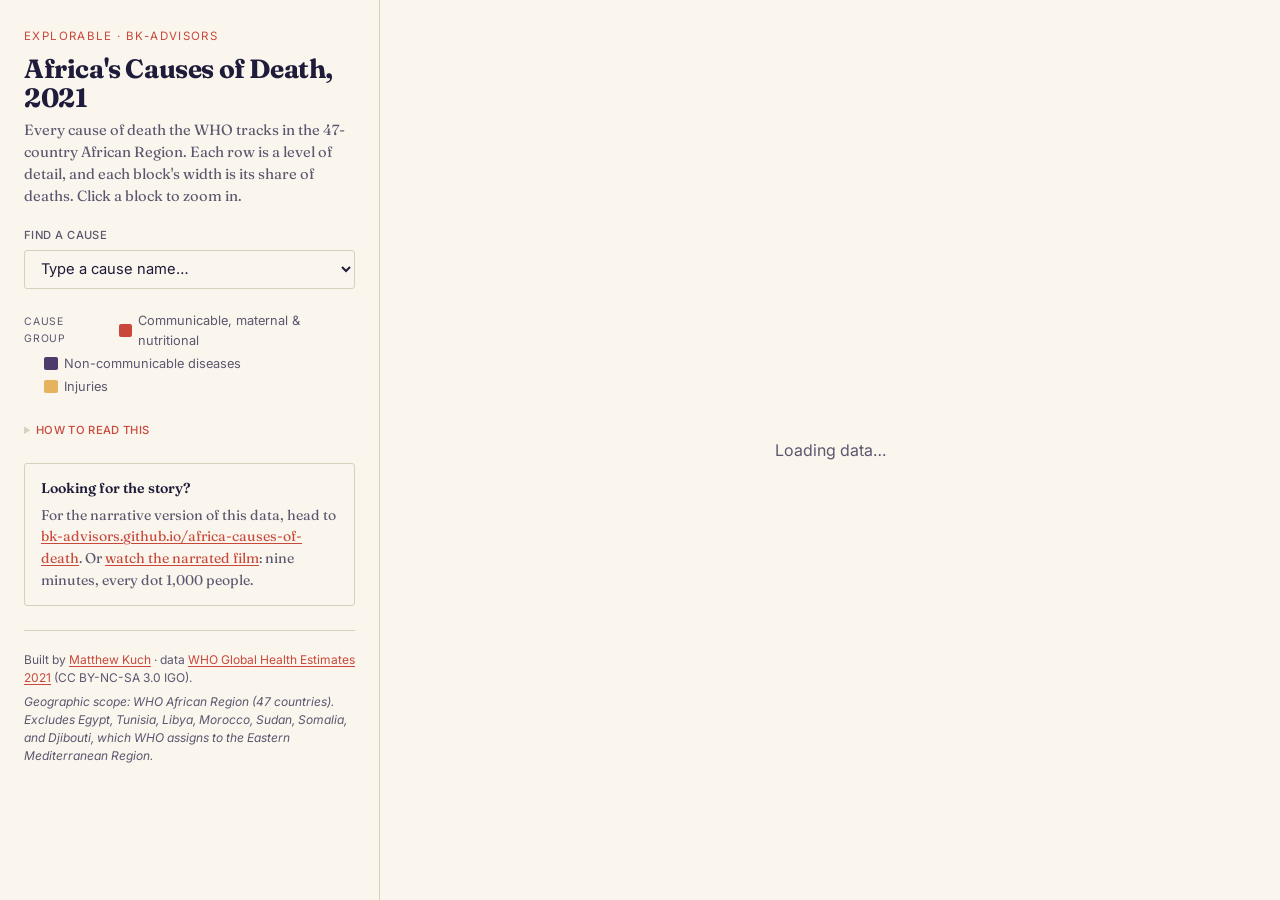
<file: lab/africa-causes-of-death-explore/index.html>
<!DOCTYPE html>
<html lang="en">
  <head>
    <meta charset="utf-8" />
    <meta name="viewport" content="width=device-width, initial-scale=1" />
    <title>Africa's Causes of Death, 2021 — explorable</title>

    <meta name="description" content="An interactive exploration of every cause of death in the WHO African Region in 2021, drillable by group and broken down by age band. Data: WHO Global Health Estimates 2021." />
    <meta name="author" content="Matthew Kuch, BK-Advisors" />

    <meta property="og:title" content="Africa's Causes of Death — explorable" />
    <meta property="og:description" content="139 causes, 47 countries, 5 age bands. WHO Global Health Estimates 2021. By Matthew Kuch / BK-Advisors." />
    <meta property="og:type" content="website" />
    <meta property="og:url" content="https://matthewkuch.com/lab/africa-causes-of-death-explore/" />

    <link rel="preconnect" href="https://fonts.googleapis.com" />
    <link rel="preconnect" href="https://fonts.gstatic.com" crossorigin />
    <link href="https://fonts.googleapis.com/css2?family=Fraunces:opsz,wght@9..144,400;9..144,500;9..144,700&family=Inter:wght@400;500;600&display=swap" rel="stylesheet" />
    <link rel="stylesheet" href="css/style.css" />

    <script src="https://d3js.org/d3.v7.min.js"></script>
    <script defer type="module" src="js/main.js"></script>
  </head>
  <body>
    <div class="page">

      <aside class="side">
        <div class="kicker">Explorable · BK-Advisors</div>
        <h1>Africa's Causes of Death, 2021</h1>
        <p class="deck">
          Every cause of death the WHO tracks in the 47-country African
          Region. Each row is a level of detail, and each block's width is
          its share of deaths. Click a block to zoom in.
        </p>

        <!-- Detail panel — always visible, updates on click. -->
        <div id="detail" class="detail"></div>

        <div class="form-group search">
          <label for="searchBox" class="label">Find a cause</label>
          <select id="searchBox">
            <option value="">Type a cause name…</option>
          </select>
        </div>

        <div class="legend">
          <div class="legend-row">
            <span class="legend-title">Cause group</span>
            <span class="swatch" style="background:var(--l1-cmnn)"></span>Communicable, maternal &amp; nutritional
          </div>
          <div class="legend-row">
            <span class="swatch invisible"></span>
            <span class="swatch" style="background:var(--l1-ncd)"></span>Non-communicable diseases
          </div>
          <div class="legend-row">
            <span class="swatch invisible"></span>
            <span class="swatch" style="background:var(--l1-injury)"></span>Injuries
          </div>
        </div>

        <details class="how">
          <summary>How to read this</summary>
          <ul>
            <li>Each row is one level of the cause hierarchy.</li>
            <li>Block width = number of deaths in 2021.</li>
            <li>Color = top-level cause group (above).</li>
            <li>Click a block to zoom into it.</li>
            <li>Click the top row, the background, or the breadcrumb to zoom out.</li>
            <li>Search by cause name to jump to one.</li>
          </ul>
        </details>

        <div class="story-link">
          <strong>Looking for the story?</strong>
          <p>
            For the narrative version of this data, head to
            <a href="/lab/africa-causes-of-death/">bk-advisors.github.io/africa-causes-of-death</a>.
            Or <a href="https://bk-advisors.github.io/africa-causes-of-death-film/">watch the narrated film</a>:
            nine minutes, every dot 1,000 people.
          </p>
        </div>

        <footer class="colophon">
          <p>
            Built by <a href="https://bk-advisors.github.io/">Matthew Kuch</a> ·
            data <a href="https://www.who.int/data/gho/data/themes/mortality-and-global-health-estimates/ghe-leading-causes-of-death" target="_blank">WHO Global Health Estimates 2021</a> (CC BY-NC-SA 3.0 IGO).
          </p>
          <p class="scope-note">
            Geographic scope: WHO African Region (47 countries). Excludes
            Egypt, Tunisia, Libya, Morocco, Sudan, Somalia, and Djibouti,
            which WHO assigns to the Eastern Mediterranean Region.
          </p>
        </footer>
      </aside>

      <main class="chart-pane">
        <div id="loadText">Loading data…</div>
        <div id="chart"></div>
      </main>

    </div>
  </body>
</html>
</file>
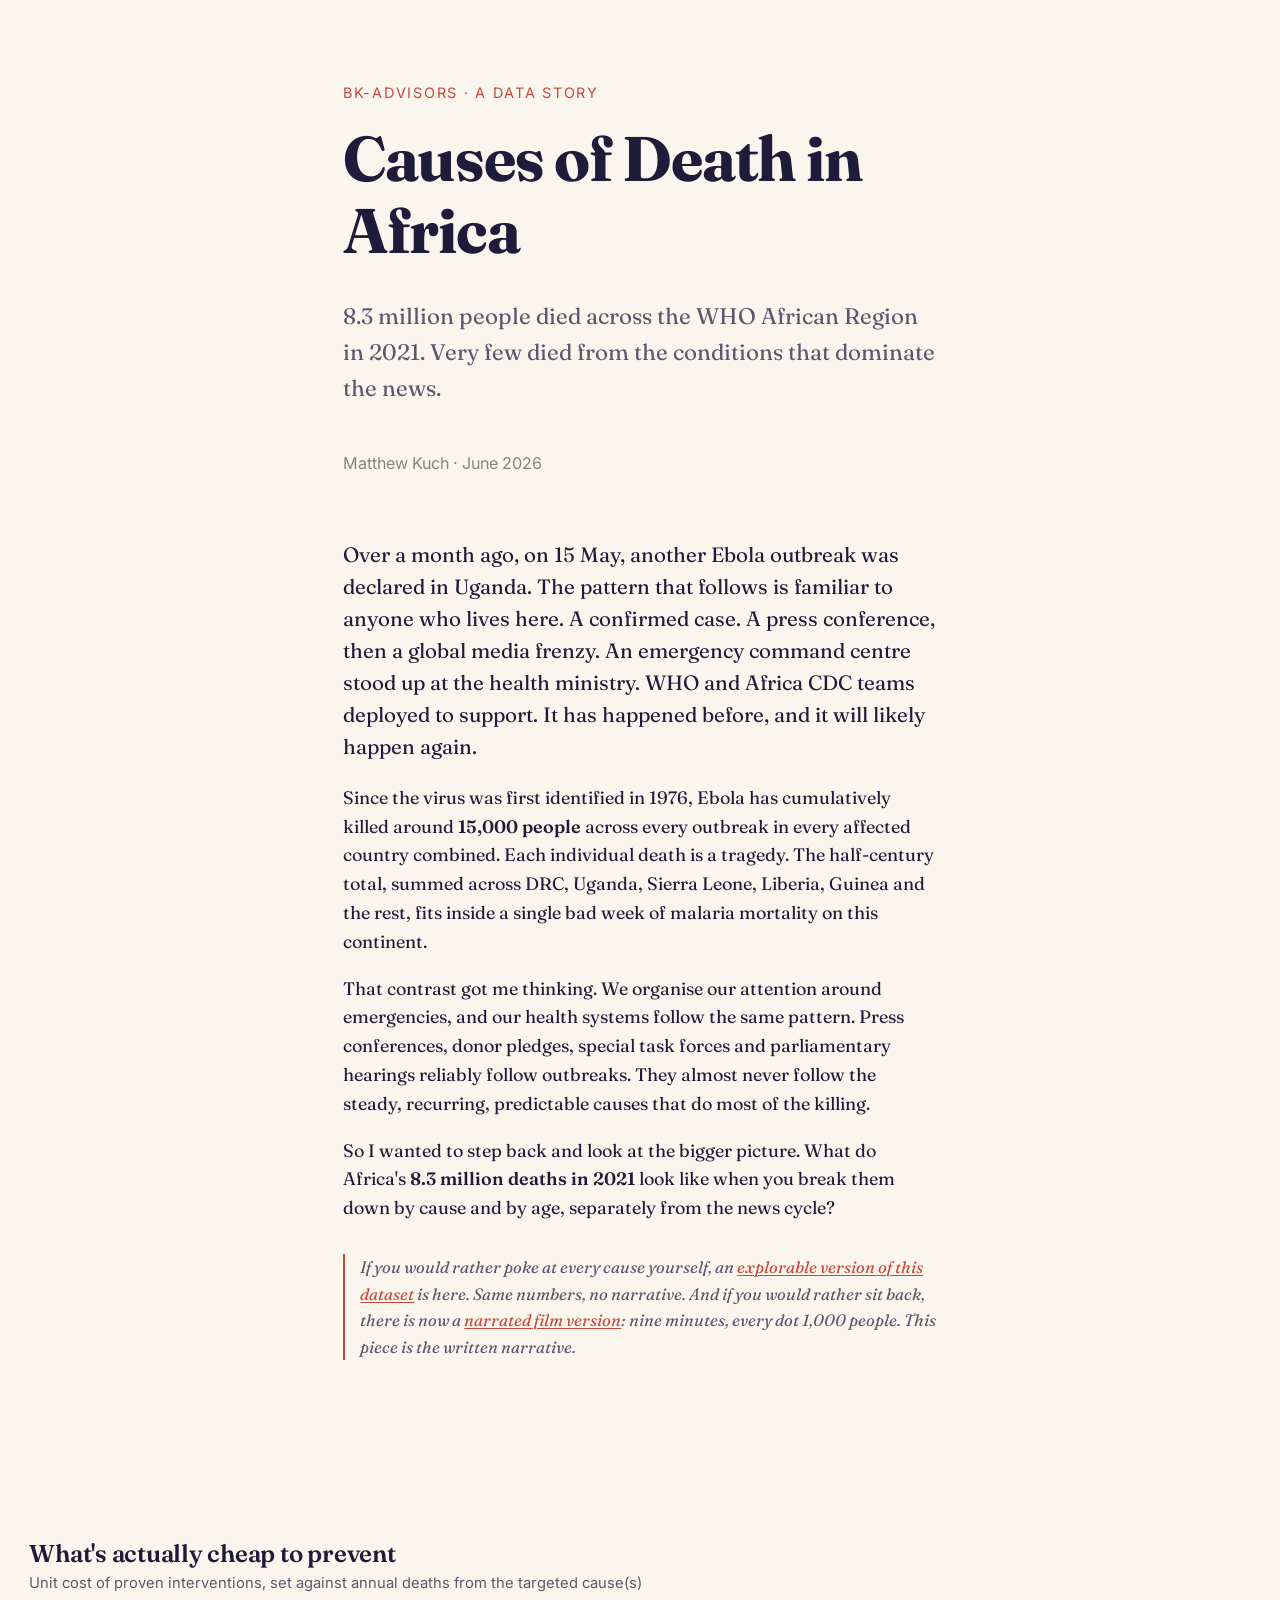
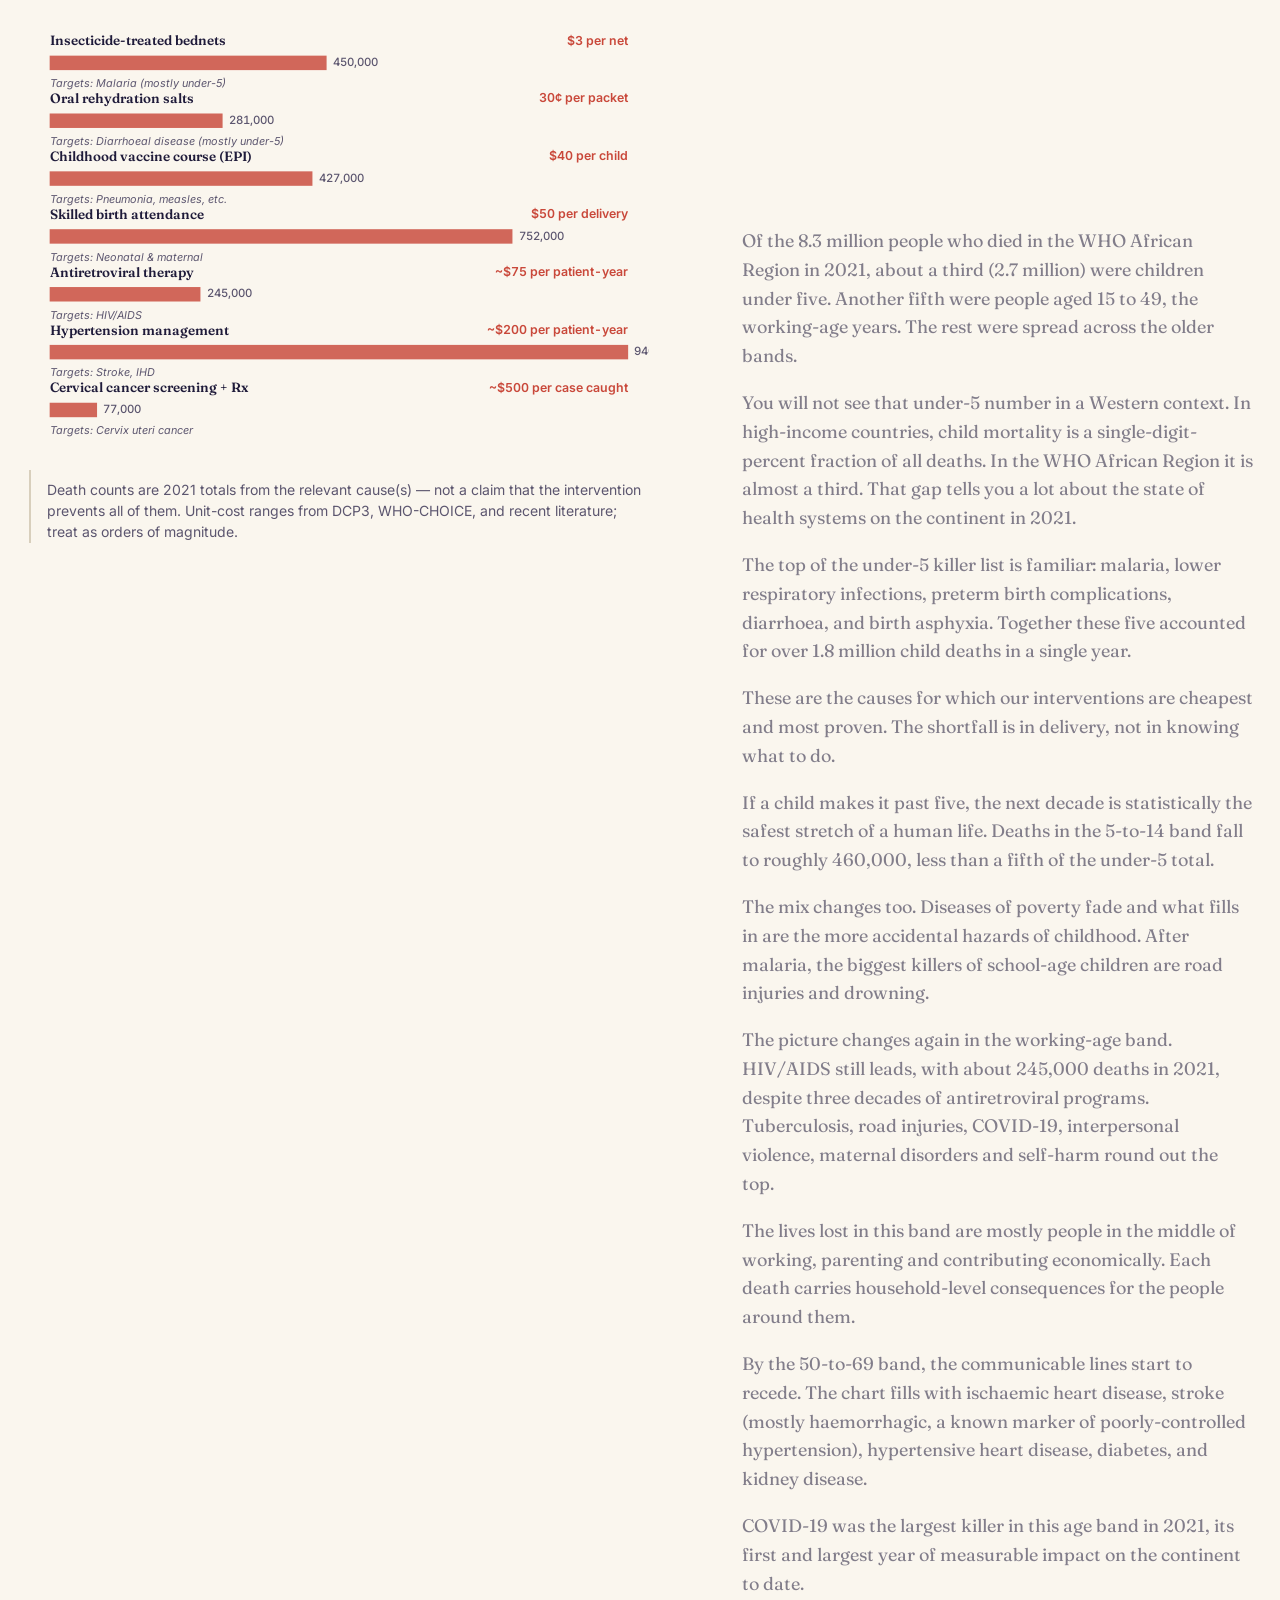
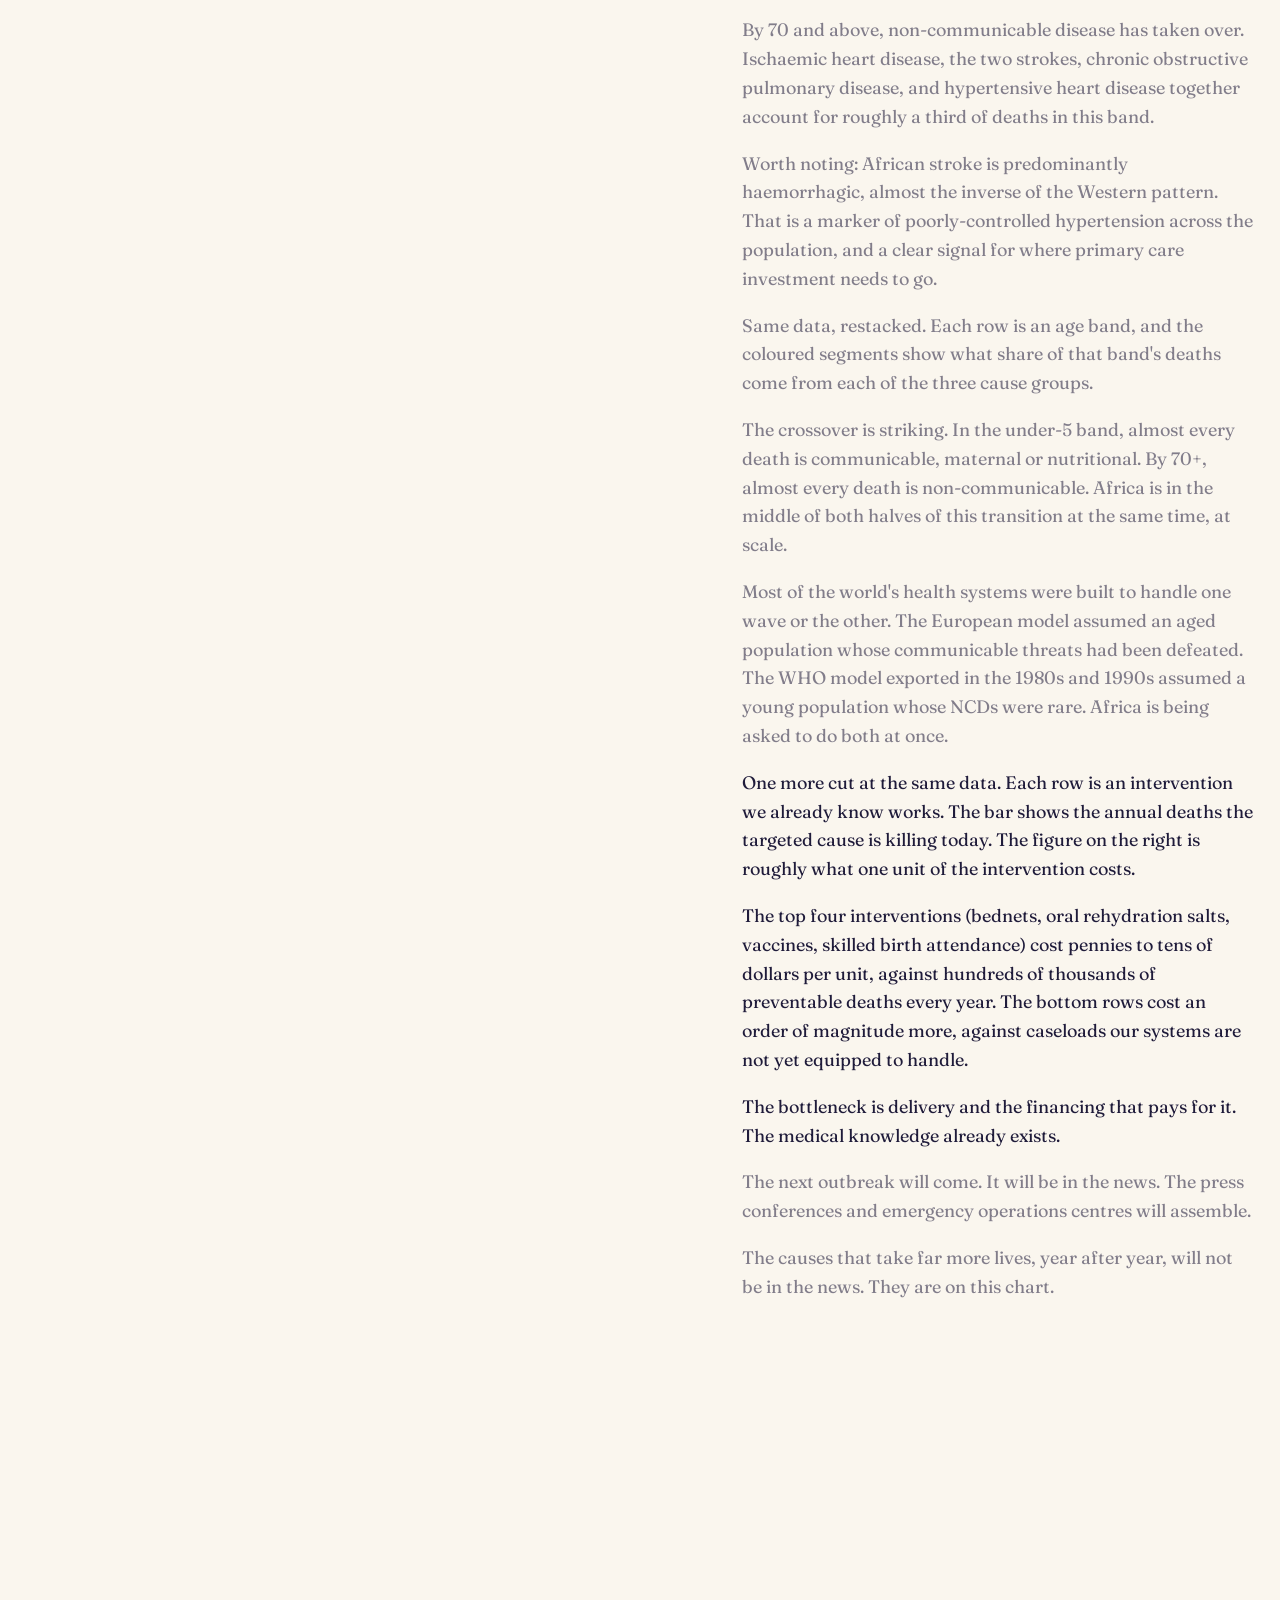
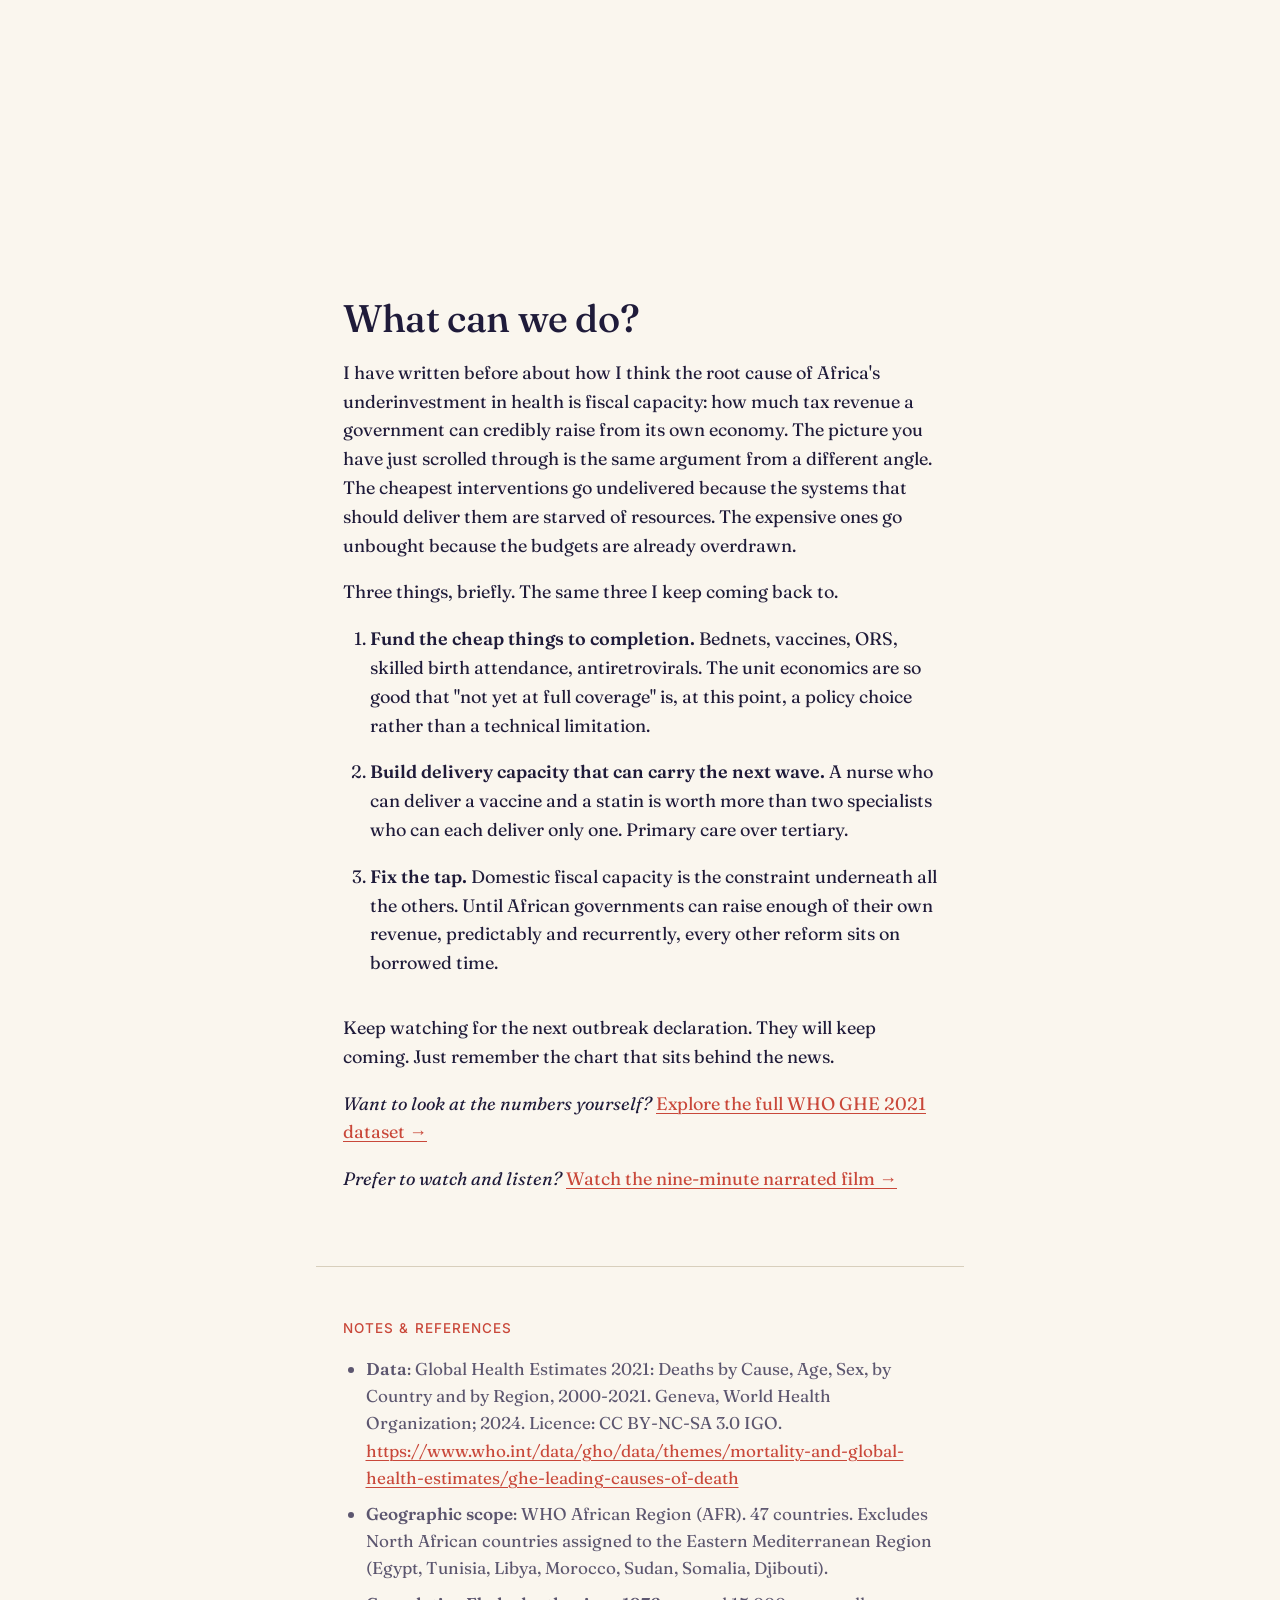
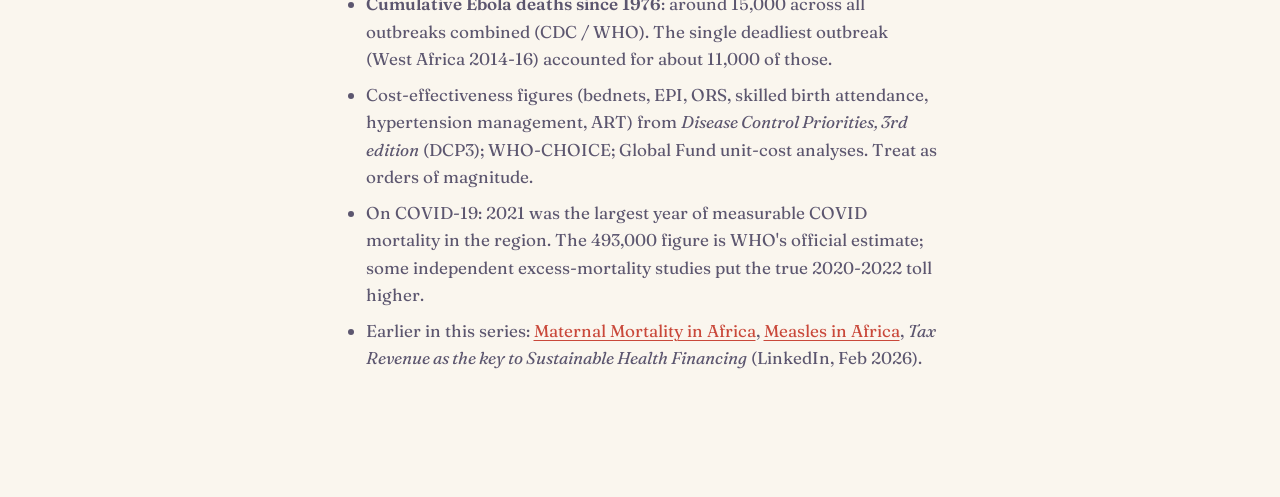
<file: lab/africa-causes-of-death/index.html>
<!DOCTYPE html>
<html lang="en">
  <head>
    <meta charset="utf-8" />
    <meta name="viewport" content="width=device-width, initial-scale=1" />
    <title>Causes of Death in Africa, 2021</title>

    <meta name="description" content="What 8.3 million deaths in the WHO African Region in 2021 looked like, by age band. A data story by Matthew Kuch / BK-Advisors." />
    <meta name="author" content="Matthew Kuch, BK-Advisors" />

    <meta property="og:title" content="Causes of Death in Africa, 2021" />
    <meta property="og:description" content="What 8.3 million deaths in the WHO African Region in 2021 looked like, by age band." />
    <meta property="og:type" content="article" />
    <meta property="og:url" content="https://matthewkuch.com/lab/africa-causes-of-death/" />
    <meta name="twitter:card" content="summary_large_image" />

    <link rel="preconnect" href="https://fonts.googleapis.com" />
    <link rel="preconnect" href="https://fonts.gstatic.com" crossorigin />
    <link href="https://fonts.googleapis.com/css2?family=Fraunces:opsz,wght@9..144,400;9..144,500;9..144,700&family=Inter:wght@400;500;600&display=swap" rel="stylesheet" />
    <script type="module" crossorigin src="/lab/africa-causes-of-death/assets/index-CznjChRz.js"></script>
    <link rel="stylesheet" crossorigin href="/lab/africa-causes-of-death/assets/index-C4we1uhS.css">
  </head>
  <body>
    <div id="app"></div>
  </body>
</html>
</file>
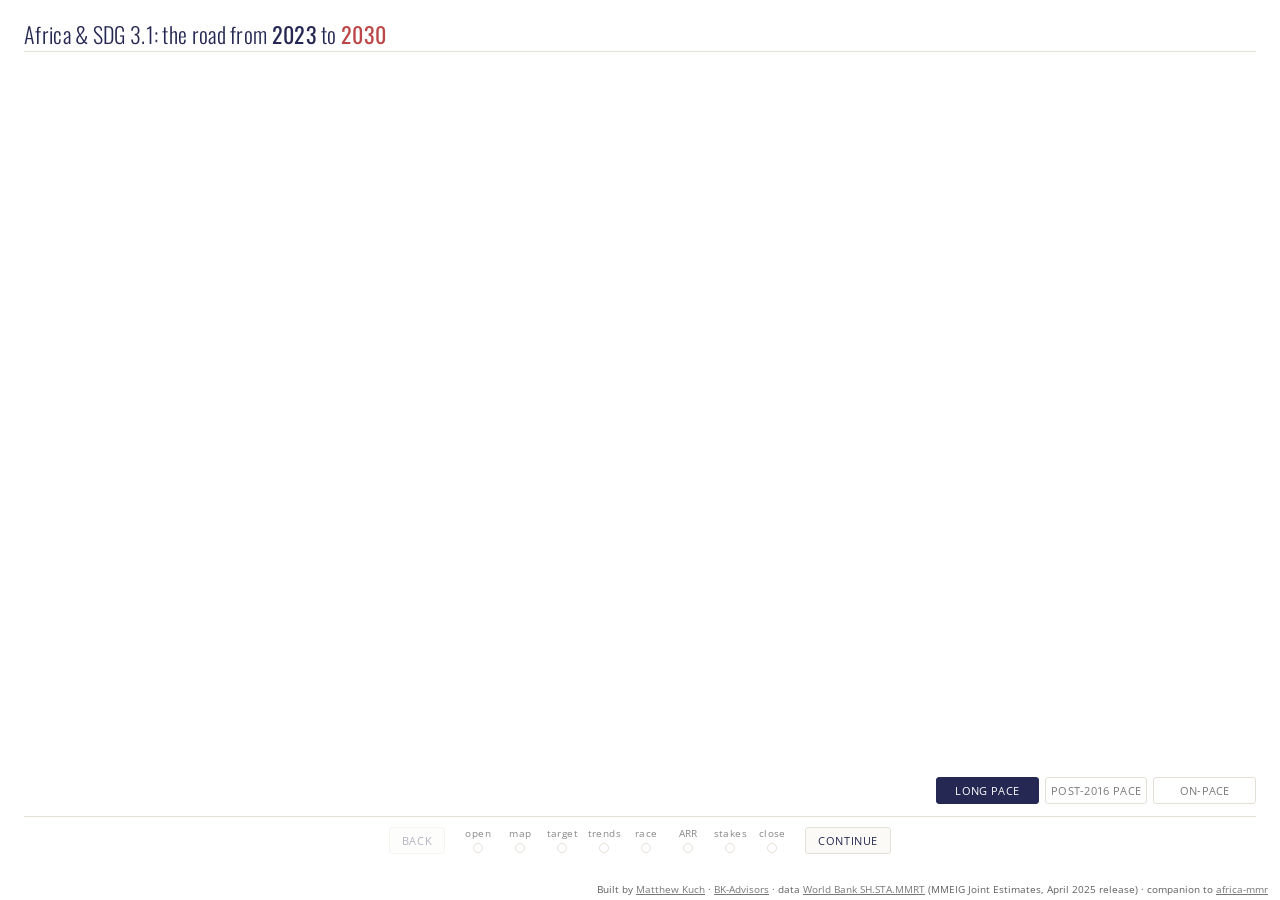
<file: lab/africa-mmr-2030/index.html>
<!DOCTYPE html>
<html lang="en">
  <head>
    <meta charset="utf-8" />
    <meta name="viewport" content="width=device-width, initial-scale=1" />
    <title>Africa & SDG 3.1: the road to 2030</title>

    <meta name="description" content="A D3 visualization of African countries' maternal mortality trajectories from 2023 to 2030. Which countries are on track to hit SDG 3.1 (MMR below 70 per 100,000 live births)? Data: WHO/UNICEF/UNFPA/WBG/UNDESA Joint Estimates (MMEIG, 2025) via World Bank WDI." />
    <meta name="author" content="Matthew Kuch, BK-Advisors" />

    <meta property="og:title" content="Africa & SDG 3.1: the road to 2030" />
    <meta property="og:description" content="Of 54 African countries, only 10 are projected to hit SDG 3.1 by 2030 at their long-run pace. A D3 visualization by Matthew Kuch / BK-Advisors." />
    <meta property="og:type" content="website" />
    <meta property="og:url" content="https://matthewkuch.com/lab/africa-mmr-2030/" />
    <meta name="twitter:card" content="summary_large_image" />

    <link rel="icon" type="image/svg+xml" href="data:image/svg+xml,%3Csvg xmlns='http://www.w3.org/2000/svg' viewBox='0 0 32 32'%3E%3Crect width='32' height='32' rx='6' fill='%23ffffff'/%3E%3Ccircle cx='16' cy='16' r='9' fill='none' stroke='%23242852' stroke-width='2'/%3E%3Ccircle cx='16' cy='16' r='3' fill='%23F8A623'/%3E%3C/svg%3E" />
    <link
      href="https://fonts.googleapis.com/css?family=Oswald:300,400,700|Open+Sans:400,600"
      rel="stylesheet"
    />
    <link rel="stylesheet" href="css/style.css" />
    <script src="https://d3js.org/d3.v7.min.js"></script>
    <script defer type="module" src="js/main.js"></script>
  </head>
  <body>
    <div id="stage">

      <header id="header">
        <h1 id="titleAll">
          <span>Africa &amp; SDG 3.1: the road from </span>
          <span class="year-base">2023</span>
          <span> to </span>
          <span class="year-proj">2030</span>
        </h1>
      </header>

      <main id="main">
        <div id="chartCol">
          <div id="chart"></div>

          <div id="callOut">
            <div id="callOutCity" class="callOutTitle"></div>
            <div id="callOutrule"></div>
            <table class="fixed">
              <tr>
                <th></th>
                <th>MMR<br><small>[per 100k]</small></th>
                <th>ARR<br><small>[%/yr]</small></th>
                <th>vs target<br><small>[Δ from 70]</small></th>
              </tr>
              <tr>
                <td><span class="year-base-lbl">2023</span></td>
                <td id="td-mmr-2023">—</td>
                <td id="td-arr">—</td>
                <td id="td-gap-2023">—</td>
              </tr>
              <tr>
                <td><span class="year-proj-lbl">2030</span></td>
                <td id="td-mmr-2030">—</td>
                <td id="td-arr-req">—</td>
                <td id="td-gap-2030">—</td>
              </tr>
              <tr>
                <td id="td-status">status</td>
                <td colspan="3" id="td-on-track">—</td>
              </tr>
            </table>
          </div>

          <div id="callOutCountryWrapper">
            <div id="callOutCountry" class="callOutTitle"></div>
          </div>
        </div>

        <aside id="section">
          <div id="sectionHero"></div>
          <div id="sectionTitle"></div>
          <div id="sectionText"></div>
          <div id="modeSwitch" class="btn-group" role="radiogroup">
            <button id="popButton"  class="mode-btn active" data-mode="long">Long pace</button>
            <button id="landButton" class="mode-btn"        data-mode="recent">Post-2016 pace</button>
            <button id="densButton" class="mode-btn"        data-mode="required">On-pace</button>
          </div>
        </aside>
      </main>

      <nav id="clickerWrapper" aria-label="Story progress">
        <div id="progressTrack"><div id="progressFill"></div></div>

        <div id="progressButtonWrapper">
          <button id="clickerBack" class="progressButton inactiveButton">Back</button>

          <span class="circle-wrap">
            <span class="step-label">open</span>
            <span id="circle_0" class="circleBase clickable" data-step="0"></span>
          </span>
          <span class="circle-wrap">
            <span class="step-label">map</span>
            <span id="circle_1" class="circleBase clickable" data-step="1"></span>
          </span>
          <span class="circle-wrap">
            <span class="step-label">target</span>
            <span id="circle_2" class="circleBase clickable" data-step="2"></span>
          </span>
          <span class="circle-wrap">
            <span class="step-label">trends</span>
            <span id="circle_3" class="circleBase clickable" data-step="3"></span>
          </span>
          <span class="circle-wrap">
            <span class="step-label">race</span>
            <span id="circle_4" class="circleBase clickable" data-step="4"></span>
          </span>
          <span class="circle-wrap">
            <span class="step-label">ARR</span>
            <span id="circle_5" class="circleBase clickable" data-step="5"></span>
          </span>
          <span class="circle-wrap">
            <span class="step-label">stakes</span>
            <span id="circle_6" class="circleBase clickable" data-step="6"></span>
          </span>
          <span class="circle-wrap">
            <span class="step-label">close</span>
            <span id="circle_7" class="circleBase clickable" data-step="7"></span>
          </span>

          <button id="clickerFront" class="progressButton activeButton">Continue</button>
        </div>
      </nav>
    </div>

    <footer id="credits">
      Built by <a href="https://bk-advisors.github.io/">Matthew Kuch</a> &middot;
      <a href="https://bk-advisors.github.io/">BK-Advisors</a> &middot;
      data <a href="https://data.worldbank.org/indicator/SH.STA.MMRT">World Bank SH.STA.MMRT</a> (MMEIG Joint Estimates, April 2025 release) &middot;
      companion to <a href="/lab/africa-mmr/">africa-mmr</a>
    </footer>
  </body>
</html>
</file>
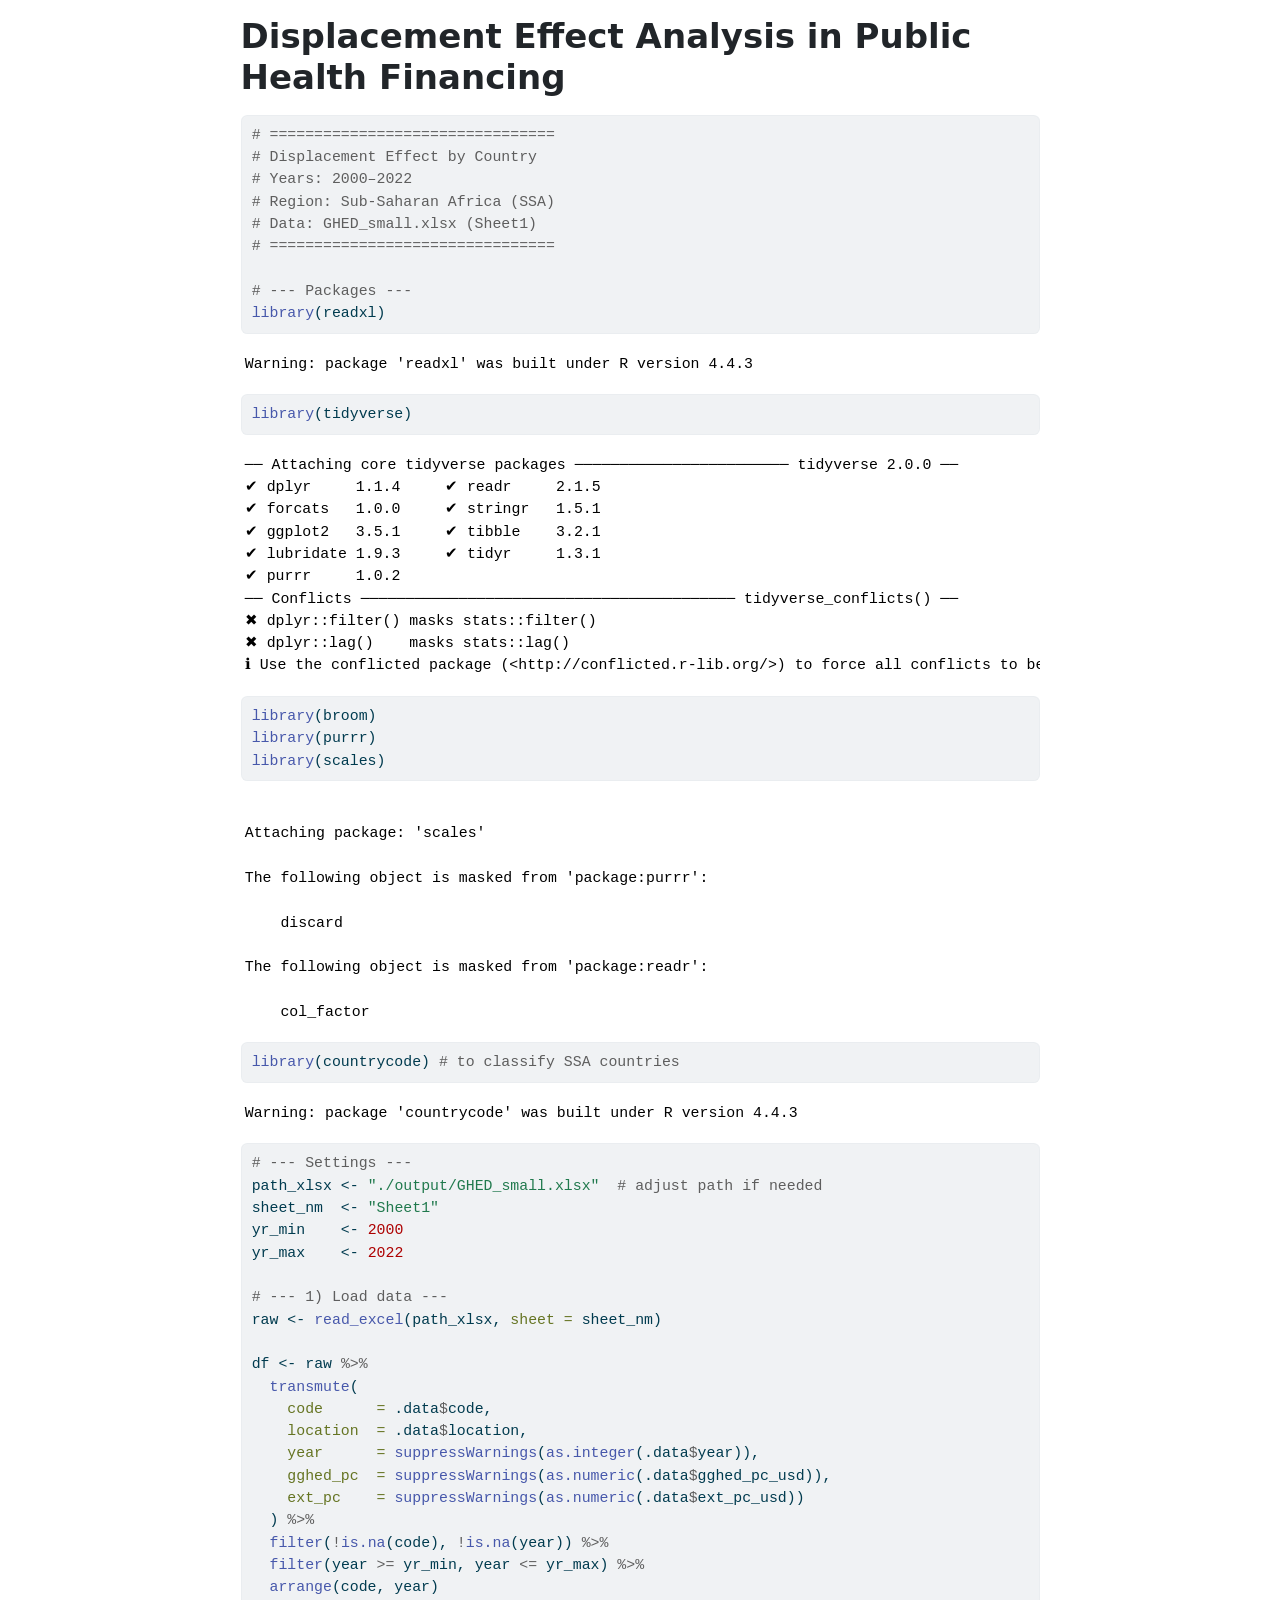
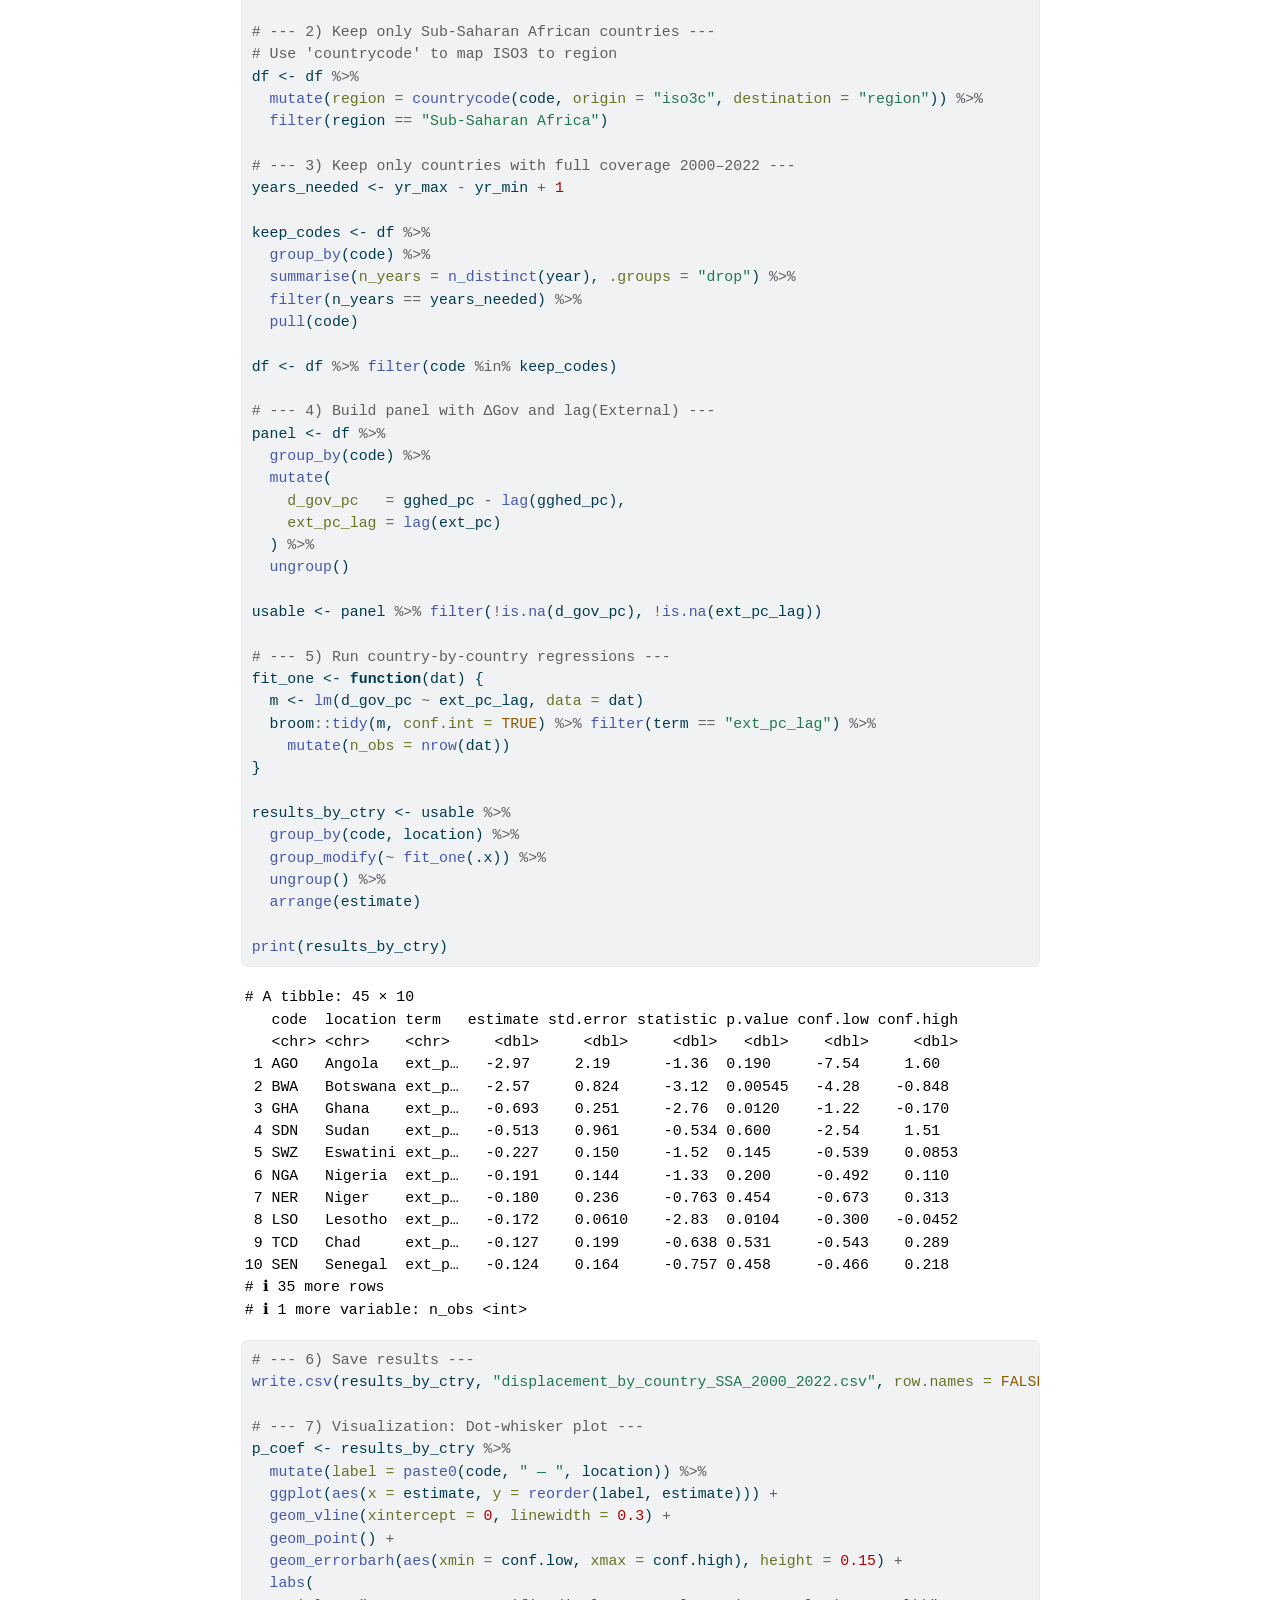
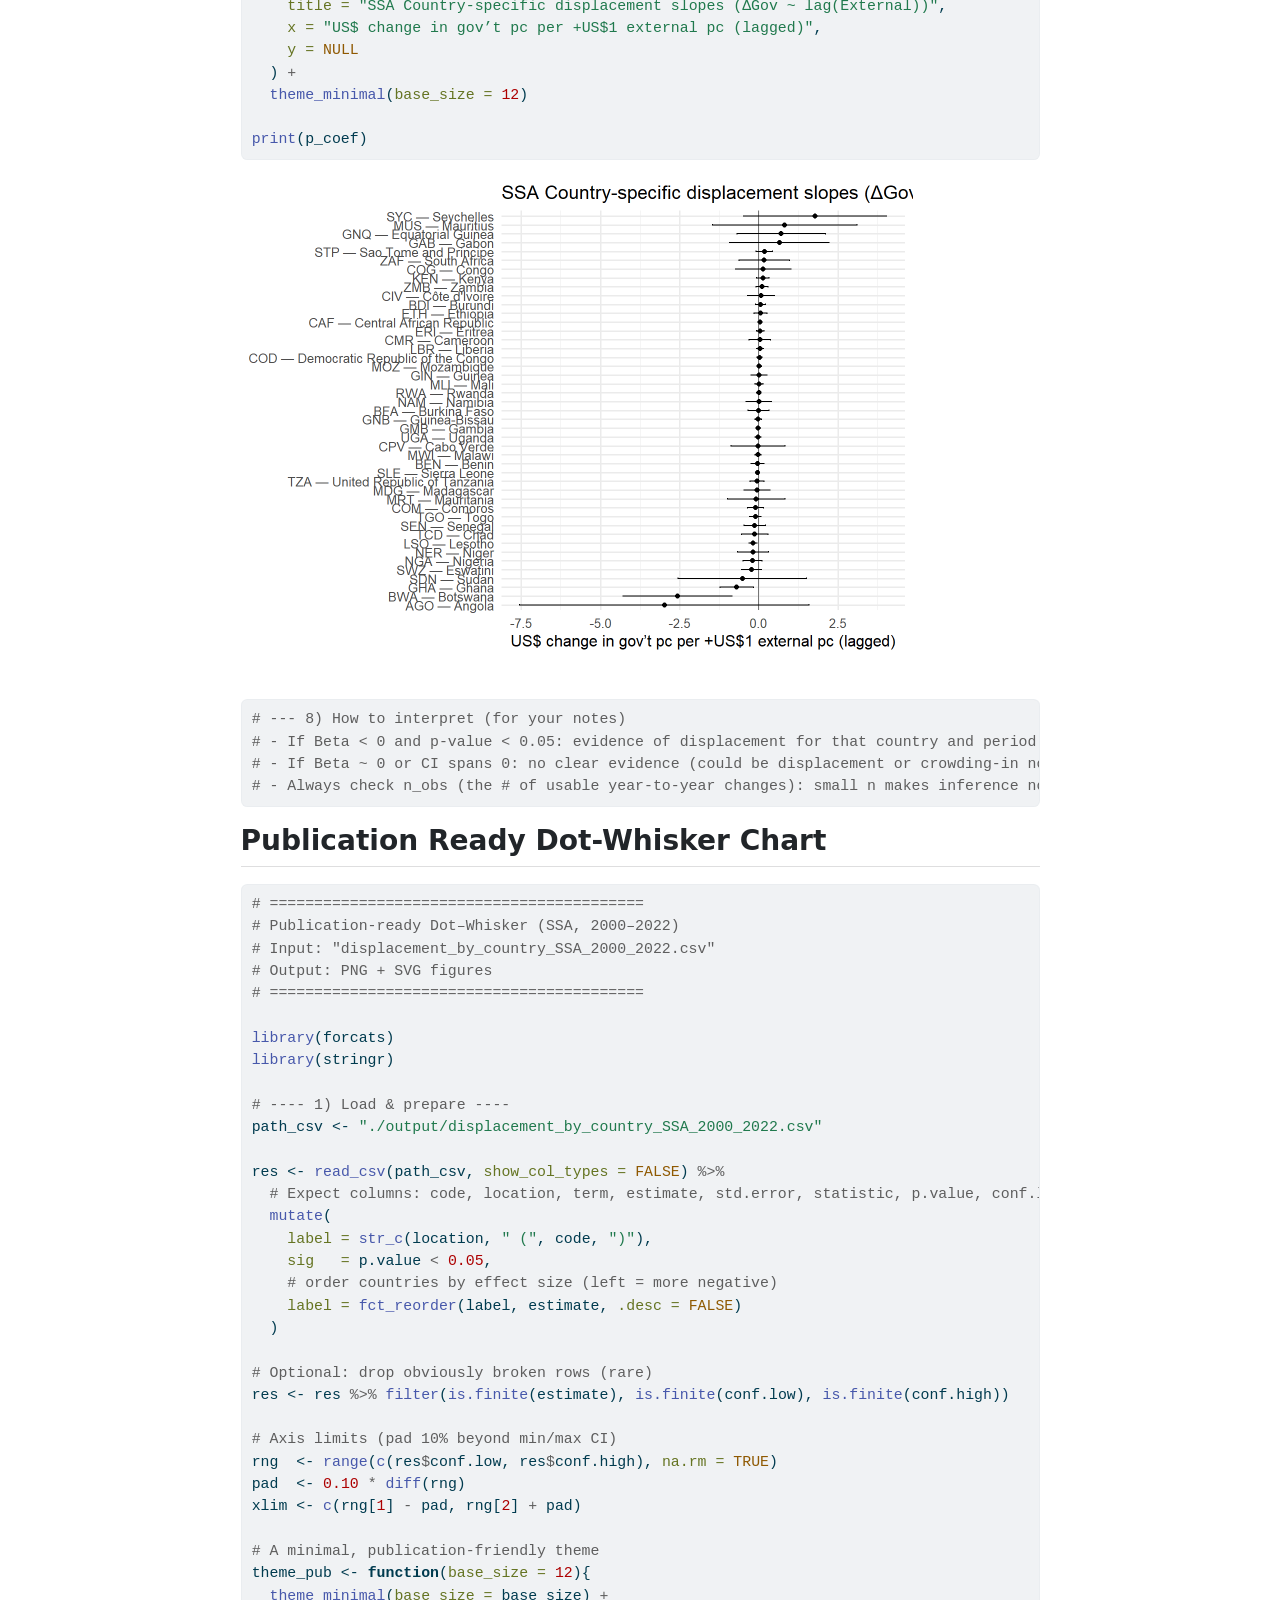
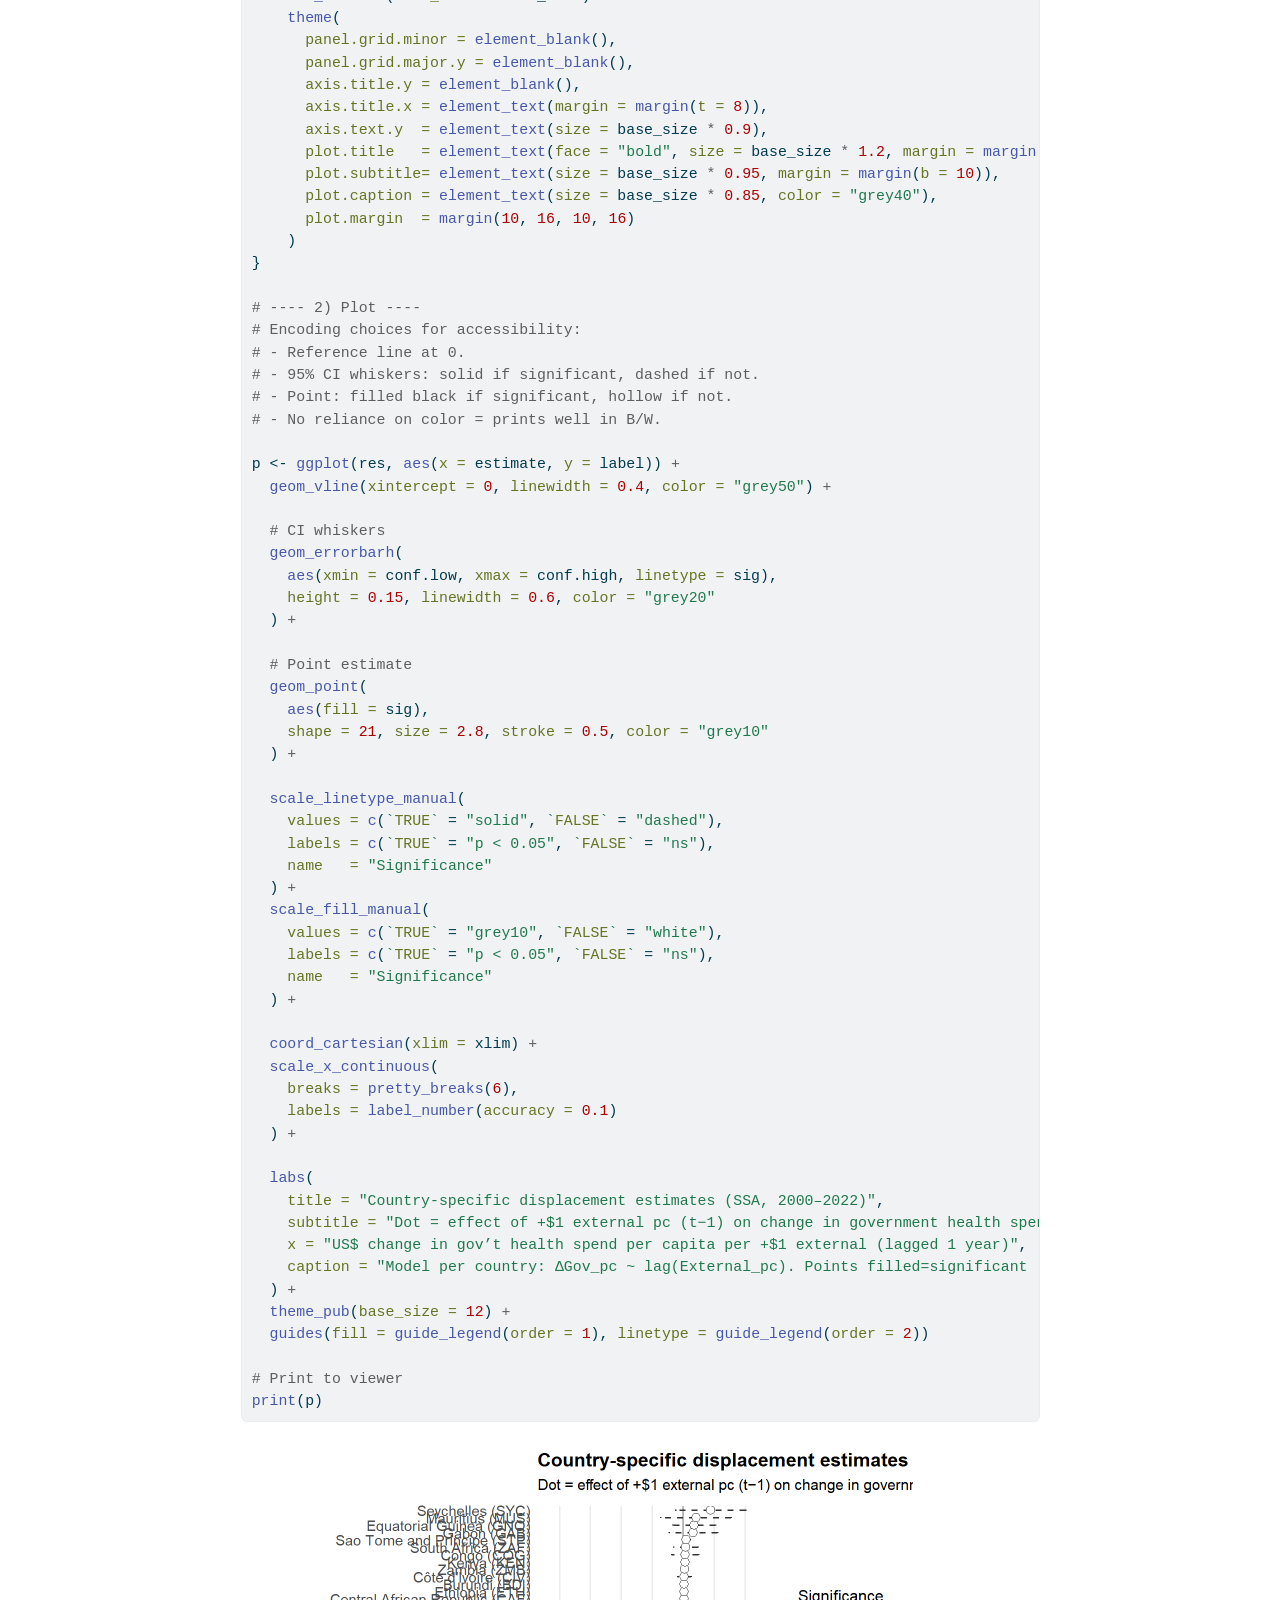
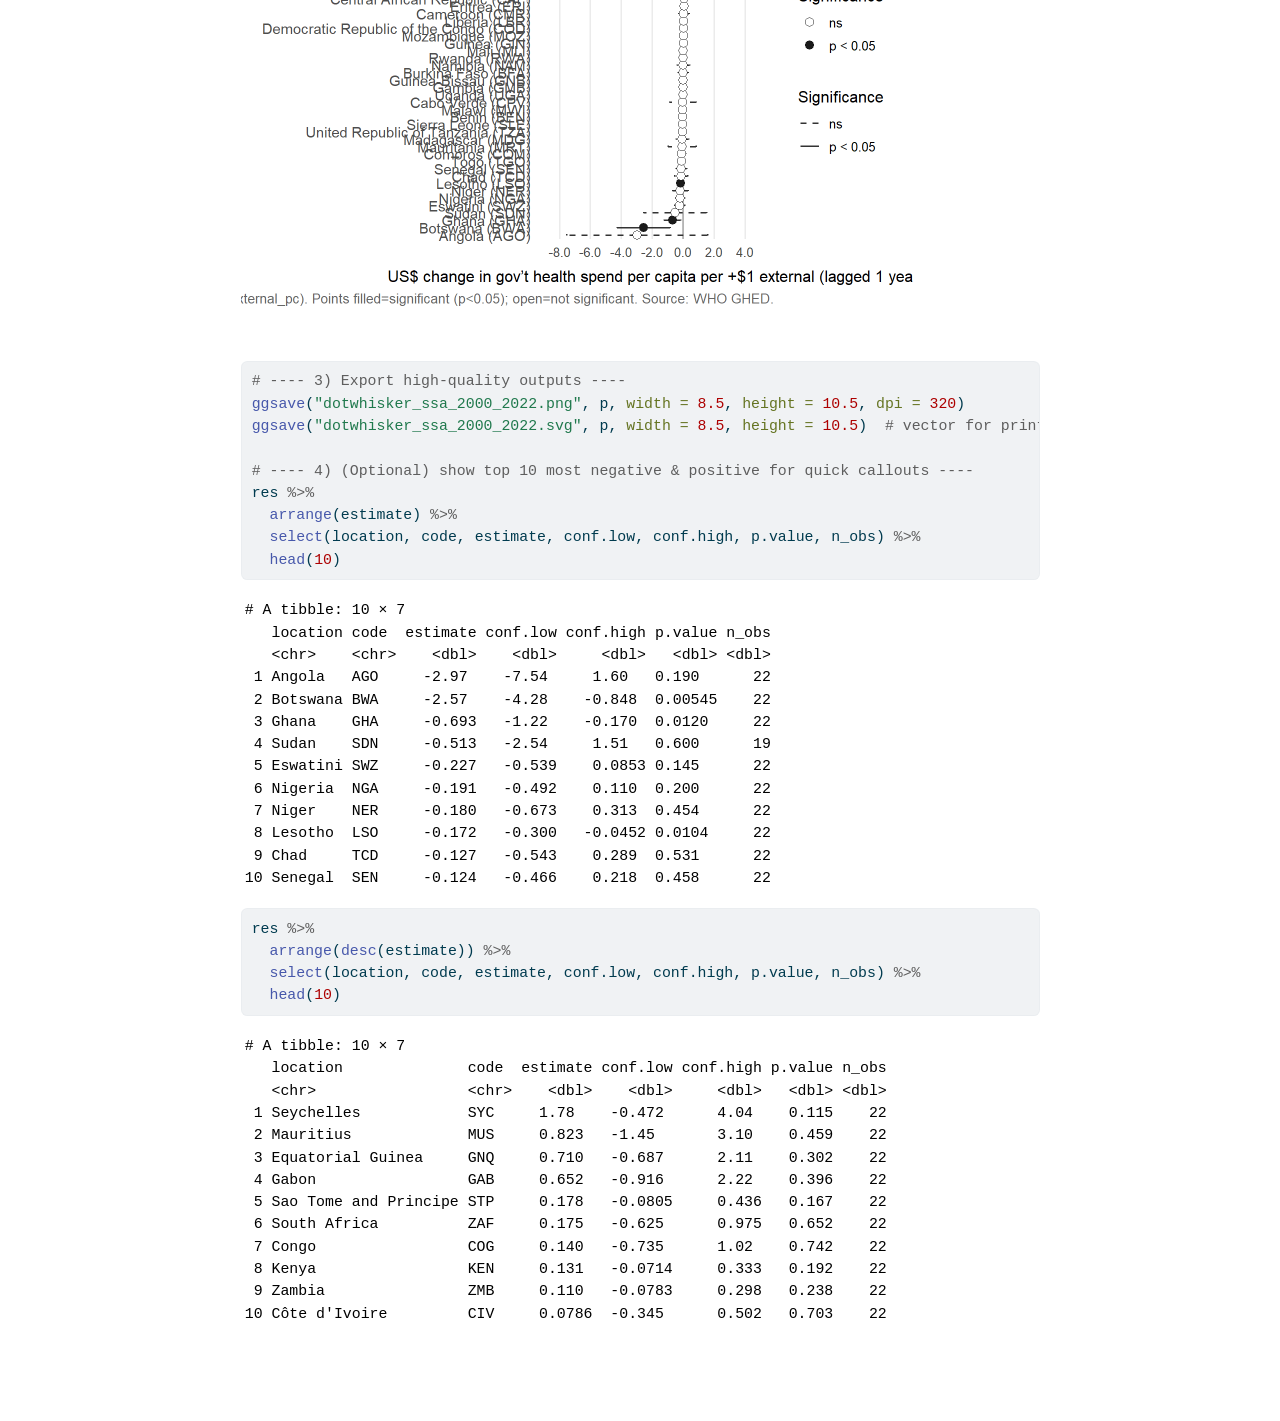
<file: lab/displacement-effect/index.html>
<!DOCTYPE html>
<html xmlns="http://www.w3.org/1999/xhtml" lang="en" xml:lang="en"><head>

<meta charset="utf-8">
<meta name="generator" content="quarto-1.6.42">

<meta name="viewport" content="width=device-width, initial-scale=1.0, user-scalable=yes">


<title>Displacement Effect Analysis in Public Health Financing</title>
<style>
code{white-space: pre-wrap;}
span.smallcaps{font-variant: small-caps;}
div.columns{display: flex; gap: min(4vw, 1.5em);}
div.column{flex: auto; overflow-x: auto;}
div.hanging-indent{margin-left: 1.5em; text-indent: -1.5em;}
ul.task-list{list-style: none;}
ul.task-list li input[type="checkbox"] {
  width: 0.8em;
  margin: 0 0.8em 0.2em -1em; /* quarto-specific, see https://github.com/quarto-dev/quarto-cli/issues/4556 */ 
  vertical-align: middle;
}
/* CSS for syntax highlighting */
pre > code.sourceCode { white-space: pre; position: relative; }
pre > code.sourceCode > span { line-height: 1.25; }
pre > code.sourceCode > span:empty { height: 1.2em; }
.sourceCode { overflow: visible; }
code.sourceCode > span { color: inherit; text-decoration: inherit; }
div.sourceCode { margin: 1em 0; }
pre.sourceCode { margin: 0; }
@media screen {
div.sourceCode { overflow: auto; }
}
@media print {
pre > code.sourceCode { white-space: pre-wrap; }
pre > code.sourceCode > span { display: inline-block; text-indent: -5em; padding-left: 5em; }
}
pre.numberSource code
  { counter-reset: source-line 0; }
pre.numberSource code > span
  { position: relative; left: -4em; counter-increment: source-line; }
pre.numberSource code > span > a:first-child::before
  { content: counter(source-line);
    position: relative; left: -1em; text-align: right; vertical-align: baseline;
    border: none; display: inline-block;
    -webkit-touch-callout: none; -webkit-user-select: none;
    -khtml-user-select: none; -moz-user-select: none;
    -ms-user-select: none; user-select: none;
    padding: 0 4px; width: 4em;
  }
pre.numberSource { margin-left: 3em;  padding-left: 4px; }
div.sourceCode
  {   }
@media screen {
pre > code.sourceCode > span > a:first-child::before { text-decoration: underline; }
}
</style>


<script src="index_files/libs/clipboard/clipboard.min.js"></script>
<script src="index_files/libs/quarto-html/quarto.js"></script>
<script src="index_files/libs/quarto-html/popper.min.js"></script>
<script src="index_files/libs/quarto-html/tippy.umd.min.js"></script>
<script src="index_files/libs/quarto-html/anchor.min.js"></script>
<link href="index_files/libs/quarto-html/tippy.css" rel="stylesheet">
<link href="index_files/libs/quarto-html/quarto-syntax-highlighting-2f5df379a58b258e96c21c0638c20c03.css" rel="stylesheet" id="quarto-text-highlighting-styles">
<script src="index_files/libs/bootstrap/bootstrap.min.js"></script>
<link href="index_files/libs/bootstrap/bootstrap-icons.css" rel="stylesheet">
<link href="index_files/libs/bootstrap/bootstrap-1bc8a17f135ab3d594c857e9f48e611b.min.css" rel="stylesheet" append-hash="true" id="quarto-bootstrap" data-mode="light">


</head>

<body class="fullcontent">

<div id="quarto-content" class="page-columns page-rows-contents page-layout-article">

<main class="content" id="quarto-document-content">

<header id="title-block-header" class="quarto-title-block default">
<div class="quarto-title">
<h1 class="title">Displacement Effect Analysis in Public Health Financing</h1>
</div>



<div class="quarto-title-meta">

    
  
    
  </div>
  


</header>


<div class="cell">
<div class="sourceCode cell-code" id="cb1"><pre class="sourceCode r code-with-copy"><code class="sourceCode r"><span id="cb1-1"><a href="#cb1-1" aria-hidden="true" tabindex="-1"></a><span class="co"># ================================</span></span>
<span id="cb1-2"><a href="#cb1-2" aria-hidden="true" tabindex="-1"></a><span class="co"># Displacement Effect by Country</span></span>
<span id="cb1-3"><a href="#cb1-3" aria-hidden="true" tabindex="-1"></a><span class="co"># Years: 2000–2022</span></span>
<span id="cb1-4"><a href="#cb1-4" aria-hidden="true" tabindex="-1"></a><span class="co"># Region: Sub-Saharan Africa (SSA)</span></span>
<span id="cb1-5"><a href="#cb1-5" aria-hidden="true" tabindex="-1"></a><span class="co"># Data: GHED_small.xlsx (Sheet1)</span></span>
<span id="cb1-6"><a href="#cb1-6" aria-hidden="true" tabindex="-1"></a><span class="co"># ================================</span></span>
<span id="cb1-7"><a href="#cb1-7" aria-hidden="true" tabindex="-1"></a></span>
<span id="cb1-8"><a href="#cb1-8" aria-hidden="true" tabindex="-1"></a><span class="co"># --- Packages ---</span></span>
<span id="cb1-9"><a href="#cb1-9" aria-hidden="true" tabindex="-1"></a><span class="fu">library</span>(readxl)</span></code><button title="Copy to Clipboard" class="code-copy-button"><i class="bi"></i></button></pre></div>
<div class="cell-output cell-output-stderr">
<pre><code>Warning: package 'readxl' was built under R version 4.4.3</code></pre>
</div>
<div class="sourceCode cell-code" id="cb3"><pre class="sourceCode r code-with-copy"><code class="sourceCode r"><span id="cb3-1"><a href="#cb3-1" aria-hidden="true" tabindex="-1"></a><span class="fu">library</span>(tidyverse)</span></code><button title="Copy to Clipboard" class="code-copy-button"><i class="bi"></i></button></pre></div>
<div class="cell-output cell-output-stderr">
<pre><code>── Attaching core tidyverse packages ──────────────────────── tidyverse 2.0.0 ──
✔ dplyr     1.1.4     ✔ readr     2.1.5
✔ forcats   1.0.0     ✔ stringr   1.5.1
✔ ggplot2   3.5.1     ✔ tibble    3.2.1
✔ lubridate 1.9.3     ✔ tidyr     1.3.1
✔ purrr     1.0.2     
── Conflicts ────────────────────────────────────────── tidyverse_conflicts() ──
✖ dplyr::filter() masks stats::filter()
✖ dplyr::lag()    masks stats::lag()
ℹ Use the conflicted package (&lt;http://conflicted.r-lib.org/&gt;) to force all conflicts to become errors</code></pre>
</div>
<div class="sourceCode cell-code" id="cb5"><pre class="sourceCode r code-with-copy"><code class="sourceCode r"><span id="cb5-1"><a href="#cb5-1" aria-hidden="true" tabindex="-1"></a><span class="fu">library</span>(broom)</span>
<span id="cb5-2"><a href="#cb5-2" aria-hidden="true" tabindex="-1"></a><span class="fu">library</span>(purrr)</span>
<span id="cb5-3"><a href="#cb5-3" aria-hidden="true" tabindex="-1"></a><span class="fu">library</span>(scales)</span></code><button title="Copy to Clipboard" class="code-copy-button"><i class="bi"></i></button></pre></div>
<div class="cell-output cell-output-stderr">
<pre><code>
Attaching package: 'scales'

The following object is masked from 'package:purrr':

    discard

The following object is masked from 'package:readr':

    col_factor</code></pre>
</div>
<div class="sourceCode cell-code" id="cb7"><pre class="sourceCode r code-with-copy"><code class="sourceCode r"><span id="cb7-1"><a href="#cb7-1" aria-hidden="true" tabindex="-1"></a><span class="fu">library</span>(countrycode) <span class="co"># to classify SSA countries</span></span></code><button title="Copy to Clipboard" class="code-copy-button"><i class="bi"></i></button></pre></div>
<div class="cell-output cell-output-stderr">
<pre><code>Warning: package 'countrycode' was built under R version 4.4.3</code></pre>
</div>
<div class="sourceCode cell-code" id="cb9"><pre class="sourceCode r code-with-copy"><code class="sourceCode r"><span id="cb9-1"><a href="#cb9-1" aria-hidden="true" tabindex="-1"></a><span class="co"># --- Settings ---</span></span>
<span id="cb9-2"><a href="#cb9-2" aria-hidden="true" tabindex="-1"></a>path_xlsx <span class="ot">&lt;-</span> <span class="st">"./output/GHED_small.xlsx"</span>  <span class="co"># adjust path if needed</span></span>
<span id="cb9-3"><a href="#cb9-3" aria-hidden="true" tabindex="-1"></a>sheet_nm  <span class="ot">&lt;-</span> <span class="st">"Sheet1"</span></span>
<span id="cb9-4"><a href="#cb9-4" aria-hidden="true" tabindex="-1"></a>yr_min    <span class="ot">&lt;-</span> <span class="dv">2000</span></span>
<span id="cb9-5"><a href="#cb9-5" aria-hidden="true" tabindex="-1"></a>yr_max    <span class="ot">&lt;-</span> <span class="dv">2022</span></span>
<span id="cb9-6"><a href="#cb9-6" aria-hidden="true" tabindex="-1"></a></span>
<span id="cb9-7"><a href="#cb9-7" aria-hidden="true" tabindex="-1"></a><span class="co"># --- 1) Load data ---</span></span>
<span id="cb9-8"><a href="#cb9-8" aria-hidden="true" tabindex="-1"></a>raw <span class="ot">&lt;-</span> <span class="fu">read_excel</span>(path_xlsx, <span class="at">sheet =</span> sheet_nm)</span>
<span id="cb9-9"><a href="#cb9-9" aria-hidden="true" tabindex="-1"></a></span>
<span id="cb9-10"><a href="#cb9-10" aria-hidden="true" tabindex="-1"></a>df <span class="ot">&lt;-</span> raw <span class="sc">%&gt;%</span></span>
<span id="cb9-11"><a href="#cb9-11" aria-hidden="true" tabindex="-1"></a>  <span class="fu">transmute</span>(</span>
<span id="cb9-12"><a href="#cb9-12" aria-hidden="true" tabindex="-1"></a>    <span class="at">code      =</span> .data<span class="sc">$</span>code,</span>
<span id="cb9-13"><a href="#cb9-13" aria-hidden="true" tabindex="-1"></a>    <span class="at">location  =</span> .data<span class="sc">$</span>location,</span>
<span id="cb9-14"><a href="#cb9-14" aria-hidden="true" tabindex="-1"></a>    <span class="at">year      =</span> <span class="fu">suppressWarnings</span>(<span class="fu">as.integer</span>(.data<span class="sc">$</span>year)),</span>
<span id="cb9-15"><a href="#cb9-15" aria-hidden="true" tabindex="-1"></a>    <span class="at">gghed_pc  =</span> <span class="fu">suppressWarnings</span>(<span class="fu">as.numeric</span>(.data<span class="sc">$</span>gghed_pc_usd)),</span>
<span id="cb9-16"><a href="#cb9-16" aria-hidden="true" tabindex="-1"></a>    <span class="at">ext_pc    =</span> <span class="fu">suppressWarnings</span>(<span class="fu">as.numeric</span>(.data<span class="sc">$</span>ext_pc_usd))</span>
<span id="cb9-17"><a href="#cb9-17" aria-hidden="true" tabindex="-1"></a>  ) <span class="sc">%&gt;%</span></span>
<span id="cb9-18"><a href="#cb9-18" aria-hidden="true" tabindex="-1"></a>  <span class="fu">filter</span>(<span class="sc">!</span><span class="fu">is.na</span>(code), <span class="sc">!</span><span class="fu">is.na</span>(year)) <span class="sc">%&gt;%</span></span>
<span id="cb9-19"><a href="#cb9-19" aria-hidden="true" tabindex="-1"></a>  <span class="fu">filter</span>(year <span class="sc">&gt;=</span> yr_min, year <span class="sc">&lt;=</span> yr_max) <span class="sc">%&gt;%</span></span>
<span id="cb9-20"><a href="#cb9-20" aria-hidden="true" tabindex="-1"></a>  <span class="fu">arrange</span>(code, year)</span>
<span id="cb9-21"><a href="#cb9-21" aria-hidden="true" tabindex="-1"></a></span>
<span id="cb9-22"><a href="#cb9-22" aria-hidden="true" tabindex="-1"></a><span class="co"># --- 2) Keep only Sub-Saharan African countries ---</span></span>
<span id="cb9-23"><a href="#cb9-23" aria-hidden="true" tabindex="-1"></a><span class="co"># Use 'countrycode' to map ISO3 to region</span></span>
<span id="cb9-24"><a href="#cb9-24" aria-hidden="true" tabindex="-1"></a>df <span class="ot">&lt;-</span> df <span class="sc">%&gt;%</span></span>
<span id="cb9-25"><a href="#cb9-25" aria-hidden="true" tabindex="-1"></a>  <span class="fu">mutate</span>(<span class="at">region =</span> <span class="fu">countrycode</span>(code, <span class="at">origin =</span> <span class="st">"iso3c"</span>, <span class="at">destination =</span> <span class="st">"region"</span>)) <span class="sc">%&gt;%</span></span>
<span id="cb9-26"><a href="#cb9-26" aria-hidden="true" tabindex="-1"></a>  <span class="fu">filter</span>(region <span class="sc">==</span> <span class="st">"Sub-Saharan Africa"</span>)</span>
<span id="cb9-27"><a href="#cb9-27" aria-hidden="true" tabindex="-1"></a></span>
<span id="cb9-28"><a href="#cb9-28" aria-hidden="true" tabindex="-1"></a><span class="co"># --- 3) Keep only countries with full coverage 2000–2022 ---</span></span>
<span id="cb9-29"><a href="#cb9-29" aria-hidden="true" tabindex="-1"></a>years_needed <span class="ot">&lt;-</span> yr_max <span class="sc">-</span> yr_min <span class="sc">+</span> <span class="dv">1</span></span>
<span id="cb9-30"><a href="#cb9-30" aria-hidden="true" tabindex="-1"></a></span>
<span id="cb9-31"><a href="#cb9-31" aria-hidden="true" tabindex="-1"></a>keep_codes <span class="ot">&lt;-</span> df <span class="sc">%&gt;%</span></span>
<span id="cb9-32"><a href="#cb9-32" aria-hidden="true" tabindex="-1"></a>  <span class="fu">group_by</span>(code) <span class="sc">%&gt;%</span></span>
<span id="cb9-33"><a href="#cb9-33" aria-hidden="true" tabindex="-1"></a>  <span class="fu">summarise</span>(<span class="at">n_years =</span> <span class="fu">n_distinct</span>(year), <span class="at">.groups =</span> <span class="st">"drop"</span>) <span class="sc">%&gt;%</span></span>
<span id="cb9-34"><a href="#cb9-34" aria-hidden="true" tabindex="-1"></a>  <span class="fu">filter</span>(n_years <span class="sc">==</span> years_needed) <span class="sc">%&gt;%</span></span>
<span id="cb9-35"><a href="#cb9-35" aria-hidden="true" tabindex="-1"></a>  <span class="fu">pull</span>(code)</span>
<span id="cb9-36"><a href="#cb9-36" aria-hidden="true" tabindex="-1"></a></span>
<span id="cb9-37"><a href="#cb9-37" aria-hidden="true" tabindex="-1"></a>df <span class="ot">&lt;-</span> df <span class="sc">%&gt;%</span> <span class="fu">filter</span>(code <span class="sc">%in%</span> keep_codes)</span>
<span id="cb9-38"><a href="#cb9-38" aria-hidden="true" tabindex="-1"></a></span>
<span id="cb9-39"><a href="#cb9-39" aria-hidden="true" tabindex="-1"></a><span class="co"># --- 4) Build panel with ΔGov and lag(External) ---</span></span>
<span id="cb9-40"><a href="#cb9-40" aria-hidden="true" tabindex="-1"></a>panel <span class="ot">&lt;-</span> df <span class="sc">%&gt;%</span></span>
<span id="cb9-41"><a href="#cb9-41" aria-hidden="true" tabindex="-1"></a>  <span class="fu">group_by</span>(code) <span class="sc">%&gt;%</span></span>
<span id="cb9-42"><a href="#cb9-42" aria-hidden="true" tabindex="-1"></a>  <span class="fu">mutate</span>(</span>
<span id="cb9-43"><a href="#cb9-43" aria-hidden="true" tabindex="-1"></a>    <span class="at">d_gov_pc   =</span> gghed_pc <span class="sc">-</span> <span class="fu">lag</span>(gghed_pc),</span>
<span id="cb9-44"><a href="#cb9-44" aria-hidden="true" tabindex="-1"></a>    <span class="at">ext_pc_lag =</span> <span class="fu">lag</span>(ext_pc)</span>
<span id="cb9-45"><a href="#cb9-45" aria-hidden="true" tabindex="-1"></a>  ) <span class="sc">%&gt;%</span></span>
<span id="cb9-46"><a href="#cb9-46" aria-hidden="true" tabindex="-1"></a>  <span class="fu">ungroup</span>()</span>
<span id="cb9-47"><a href="#cb9-47" aria-hidden="true" tabindex="-1"></a></span>
<span id="cb9-48"><a href="#cb9-48" aria-hidden="true" tabindex="-1"></a>usable <span class="ot">&lt;-</span> panel <span class="sc">%&gt;%</span> <span class="fu">filter</span>(<span class="sc">!</span><span class="fu">is.na</span>(d_gov_pc), <span class="sc">!</span><span class="fu">is.na</span>(ext_pc_lag))</span>
<span id="cb9-49"><a href="#cb9-49" aria-hidden="true" tabindex="-1"></a></span>
<span id="cb9-50"><a href="#cb9-50" aria-hidden="true" tabindex="-1"></a><span class="co"># --- 5) Run country-by-country regressions ---</span></span>
<span id="cb9-51"><a href="#cb9-51" aria-hidden="true" tabindex="-1"></a>fit_one <span class="ot">&lt;-</span> <span class="cf">function</span>(dat) {</span>
<span id="cb9-52"><a href="#cb9-52" aria-hidden="true" tabindex="-1"></a>  m <span class="ot">&lt;-</span> <span class="fu">lm</span>(d_gov_pc <span class="sc">~</span> ext_pc_lag, <span class="at">data =</span> dat)</span>
<span id="cb9-53"><a href="#cb9-53" aria-hidden="true" tabindex="-1"></a>  broom<span class="sc">::</span><span class="fu">tidy</span>(m, <span class="at">conf.int =</span> <span class="cn">TRUE</span>) <span class="sc">%&gt;%</span> <span class="fu">filter</span>(term <span class="sc">==</span> <span class="st">"ext_pc_lag"</span>) <span class="sc">%&gt;%</span></span>
<span id="cb9-54"><a href="#cb9-54" aria-hidden="true" tabindex="-1"></a>    <span class="fu">mutate</span>(<span class="at">n_obs =</span> <span class="fu">nrow</span>(dat))</span>
<span id="cb9-55"><a href="#cb9-55" aria-hidden="true" tabindex="-1"></a>}</span>
<span id="cb9-56"><a href="#cb9-56" aria-hidden="true" tabindex="-1"></a></span>
<span id="cb9-57"><a href="#cb9-57" aria-hidden="true" tabindex="-1"></a>results_by_ctry <span class="ot">&lt;-</span> usable <span class="sc">%&gt;%</span></span>
<span id="cb9-58"><a href="#cb9-58" aria-hidden="true" tabindex="-1"></a>  <span class="fu">group_by</span>(code, location) <span class="sc">%&gt;%</span></span>
<span id="cb9-59"><a href="#cb9-59" aria-hidden="true" tabindex="-1"></a>  <span class="fu">group_modify</span>(<span class="sc">~</span> <span class="fu">fit_one</span>(.x)) <span class="sc">%&gt;%</span></span>
<span id="cb9-60"><a href="#cb9-60" aria-hidden="true" tabindex="-1"></a>  <span class="fu">ungroup</span>() <span class="sc">%&gt;%</span></span>
<span id="cb9-61"><a href="#cb9-61" aria-hidden="true" tabindex="-1"></a>  <span class="fu">arrange</span>(estimate)</span>
<span id="cb9-62"><a href="#cb9-62" aria-hidden="true" tabindex="-1"></a></span>
<span id="cb9-63"><a href="#cb9-63" aria-hidden="true" tabindex="-1"></a><span class="fu">print</span>(results_by_ctry)</span></code><button title="Copy to Clipboard" class="code-copy-button"><i class="bi"></i></button></pre></div>
<div class="cell-output cell-output-stdout">
<pre><code># A tibble: 45 × 10
   code  location term   estimate std.error statistic p.value conf.low conf.high
   &lt;chr&gt; &lt;chr&gt;    &lt;chr&gt;     &lt;dbl&gt;     &lt;dbl&gt;     &lt;dbl&gt;   &lt;dbl&gt;    &lt;dbl&gt;     &lt;dbl&gt;
 1 AGO   Angola   ext_p…   -2.97     2.19      -1.36  0.190     -7.54     1.60  
 2 BWA   Botswana ext_p…   -2.57     0.824     -3.12  0.00545   -4.28    -0.848 
 3 GHA   Ghana    ext_p…   -0.693    0.251     -2.76  0.0120    -1.22    -0.170 
 4 SDN   Sudan    ext_p…   -0.513    0.961     -0.534 0.600     -2.54     1.51  
 5 SWZ   Eswatini ext_p…   -0.227    0.150     -1.52  0.145     -0.539    0.0853
 6 NGA   Nigeria  ext_p…   -0.191    0.144     -1.33  0.200     -0.492    0.110 
 7 NER   Niger    ext_p…   -0.180    0.236     -0.763 0.454     -0.673    0.313 
 8 LSO   Lesotho  ext_p…   -0.172    0.0610    -2.83  0.0104    -0.300   -0.0452
 9 TCD   Chad     ext_p…   -0.127    0.199     -0.638 0.531     -0.543    0.289 
10 SEN   Senegal  ext_p…   -0.124    0.164     -0.757 0.458     -0.466    0.218 
# ℹ 35 more rows
# ℹ 1 more variable: n_obs &lt;int&gt;</code></pre>
</div>
<div class="sourceCode cell-code" id="cb11"><pre class="sourceCode r code-with-copy"><code class="sourceCode r"><span id="cb11-1"><a href="#cb11-1" aria-hidden="true" tabindex="-1"></a><span class="co"># --- 6) Save results ---</span></span>
<span id="cb11-2"><a href="#cb11-2" aria-hidden="true" tabindex="-1"></a><span class="fu">write.csv</span>(results_by_ctry, <span class="st">"displacement_by_country_SSA_2000_2022.csv"</span>, <span class="at">row.names =</span> <span class="cn">FALSE</span>)</span>
<span id="cb11-3"><a href="#cb11-3" aria-hidden="true" tabindex="-1"></a></span>
<span id="cb11-4"><a href="#cb11-4" aria-hidden="true" tabindex="-1"></a><span class="co"># --- 7) Visualization: Dot-whisker plot ---</span></span>
<span id="cb11-5"><a href="#cb11-5" aria-hidden="true" tabindex="-1"></a>p_coef <span class="ot">&lt;-</span> results_by_ctry <span class="sc">%&gt;%</span></span>
<span id="cb11-6"><a href="#cb11-6" aria-hidden="true" tabindex="-1"></a>  <span class="fu">mutate</span>(<span class="at">label =</span> <span class="fu">paste0</span>(code, <span class="st">" — "</span>, location)) <span class="sc">%&gt;%</span></span>
<span id="cb11-7"><a href="#cb11-7" aria-hidden="true" tabindex="-1"></a>  <span class="fu">ggplot</span>(<span class="fu">aes</span>(<span class="at">x =</span> estimate, <span class="at">y =</span> <span class="fu">reorder</span>(label, estimate))) <span class="sc">+</span></span>
<span id="cb11-8"><a href="#cb11-8" aria-hidden="true" tabindex="-1"></a>  <span class="fu">geom_vline</span>(<span class="at">xintercept =</span> <span class="dv">0</span>, <span class="at">linewidth =</span> <span class="fl">0.3</span>) <span class="sc">+</span></span>
<span id="cb11-9"><a href="#cb11-9" aria-hidden="true" tabindex="-1"></a>  <span class="fu">geom_point</span>() <span class="sc">+</span></span>
<span id="cb11-10"><a href="#cb11-10" aria-hidden="true" tabindex="-1"></a>  <span class="fu">geom_errorbarh</span>(<span class="fu">aes</span>(<span class="at">xmin =</span> conf.low, <span class="at">xmax =</span> conf.high), <span class="at">height =</span> <span class="fl">0.15</span>) <span class="sc">+</span></span>
<span id="cb11-11"><a href="#cb11-11" aria-hidden="true" tabindex="-1"></a>  <span class="fu">labs</span>(</span>
<span id="cb11-12"><a href="#cb11-12" aria-hidden="true" tabindex="-1"></a>    <span class="at">title =</span> <span class="st">"SSA Country-specific displacement slopes (ΔGov ~ lag(External))"</span>,</span>
<span id="cb11-13"><a href="#cb11-13" aria-hidden="true" tabindex="-1"></a>    <span class="at">x =</span> <span class="st">"US$ change in gov’t pc per +US$1 external pc (lagged)"</span>,</span>
<span id="cb11-14"><a href="#cb11-14" aria-hidden="true" tabindex="-1"></a>    <span class="at">y =</span> <span class="cn">NULL</span></span>
<span id="cb11-15"><a href="#cb11-15" aria-hidden="true" tabindex="-1"></a>  ) <span class="sc">+</span></span>
<span id="cb11-16"><a href="#cb11-16" aria-hidden="true" tabindex="-1"></a>  <span class="fu">theme_minimal</span>(<span class="at">base_size =</span> <span class="dv">12</span>)</span>
<span id="cb11-17"><a href="#cb11-17" aria-hidden="true" tabindex="-1"></a></span>
<span id="cb11-18"><a href="#cb11-18" aria-hidden="true" tabindex="-1"></a><span class="fu">print</span>(p_coef)</span></code><button title="Copy to Clipboard" class="code-copy-button"><i class="bi"></i></button></pre></div>
<div class="cell-output-display">
<div>
<figure class="figure">
<p><img src="index_files/figure-html/unnamed-chunk-1-1.png" class="img-fluid figure-img" width="672"></p>
</figure>
</div>
</div>
<div class="sourceCode cell-code" id="cb12"><pre class="sourceCode r code-with-copy"><code class="sourceCode r"><span id="cb12-1"><a href="#cb12-1" aria-hidden="true" tabindex="-1"></a><span class="co"># --- 8) How to interpret (for your notes)</span></span>
<span id="cb12-2"><a href="#cb12-2" aria-hidden="true" tabindex="-1"></a><span class="co"># - If Beta &lt; 0 and p-value &lt; 0.05: evidence of displacement for that country and period.</span></span>
<span id="cb12-3"><a href="#cb12-3" aria-hidden="true" tabindex="-1"></a><span class="co"># - If Beta ~ 0 or CI spans 0: no clear evidence (could be displacement or crowding-in not detectable).</span></span>
<span id="cb12-4"><a href="#cb12-4" aria-hidden="true" tabindex="-1"></a><span class="co"># - Always check n_obs (the # of usable year-to-year changes): small n makes inference noisy.</span></span></code><button title="Copy to Clipboard" class="code-copy-button"><i class="bi"></i></button></pre></div>
</div>
<section id="publication-ready-dot-whisker-chart" class="level2">
<h2 class="anchored" data-anchor-id="publication-ready-dot-whisker-chart">Publication Ready Dot-Whisker Chart</h2>
<div class="cell">
<div class="sourceCode cell-code" id="cb13"><pre class="sourceCode r code-with-copy"><code class="sourceCode r"><span id="cb13-1"><a href="#cb13-1" aria-hidden="true" tabindex="-1"></a><span class="co"># ==========================================</span></span>
<span id="cb13-2"><a href="#cb13-2" aria-hidden="true" tabindex="-1"></a><span class="co"># Publication-ready Dot–Whisker (SSA, 2000–2022)</span></span>
<span id="cb13-3"><a href="#cb13-3" aria-hidden="true" tabindex="-1"></a><span class="co"># Input: "displacement_by_country_SSA_2000_2022.csv"</span></span>
<span id="cb13-4"><a href="#cb13-4" aria-hidden="true" tabindex="-1"></a><span class="co"># Output: PNG + SVG figures</span></span>
<span id="cb13-5"><a href="#cb13-5" aria-hidden="true" tabindex="-1"></a><span class="co"># ==========================================</span></span>
<span id="cb13-6"><a href="#cb13-6" aria-hidden="true" tabindex="-1"></a></span>
<span id="cb13-7"><a href="#cb13-7" aria-hidden="true" tabindex="-1"></a><span class="fu">library</span>(forcats)</span>
<span id="cb13-8"><a href="#cb13-8" aria-hidden="true" tabindex="-1"></a><span class="fu">library</span>(stringr)</span>
<span id="cb13-9"><a href="#cb13-9" aria-hidden="true" tabindex="-1"></a></span>
<span id="cb13-10"><a href="#cb13-10" aria-hidden="true" tabindex="-1"></a><span class="co"># ---- 1) Load &amp; prepare ----</span></span>
<span id="cb13-11"><a href="#cb13-11" aria-hidden="true" tabindex="-1"></a>path_csv <span class="ot">&lt;-</span> <span class="st">"./output/displacement_by_country_SSA_2000_2022.csv"</span></span>
<span id="cb13-12"><a href="#cb13-12" aria-hidden="true" tabindex="-1"></a></span>
<span id="cb13-13"><a href="#cb13-13" aria-hidden="true" tabindex="-1"></a>res <span class="ot">&lt;-</span> <span class="fu">read_csv</span>(path_csv, <span class="at">show_col_types =</span> <span class="cn">FALSE</span>) <span class="sc">%&gt;%</span></span>
<span id="cb13-14"><a href="#cb13-14" aria-hidden="true" tabindex="-1"></a>  <span class="co"># Expect columns: code, location, term, estimate, std.error, statistic, p.value, conf.low, conf.high, n_obs</span></span>
<span id="cb13-15"><a href="#cb13-15" aria-hidden="true" tabindex="-1"></a>  <span class="fu">mutate</span>(</span>
<span id="cb13-16"><a href="#cb13-16" aria-hidden="true" tabindex="-1"></a>    <span class="at">label =</span> <span class="fu">str_c</span>(location, <span class="st">" ("</span>, code, <span class="st">")"</span>),</span>
<span id="cb13-17"><a href="#cb13-17" aria-hidden="true" tabindex="-1"></a>    <span class="at">sig   =</span> p.value <span class="sc">&lt;</span> <span class="fl">0.05</span>,</span>
<span id="cb13-18"><a href="#cb13-18" aria-hidden="true" tabindex="-1"></a>    <span class="co"># order countries by effect size (left = more negative)</span></span>
<span id="cb13-19"><a href="#cb13-19" aria-hidden="true" tabindex="-1"></a>    <span class="at">label =</span> <span class="fu">fct_reorder</span>(label, estimate, <span class="at">.desc =</span> <span class="cn">FALSE</span>)</span>
<span id="cb13-20"><a href="#cb13-20" aria-hidden="true" tabindex="-1"></a>  )</span>
<span id="cb13-21"><a href="#cb13-21" aria-hidden="true" tabindex="-1"></a></span>
<span id="cb13-22"><a href="#cb13-22" aria-hidden="true" tabindex="-1"></a><span class="co"># Optional: drop obviously broken rows (rare)</span></span>
<span id="cb13-23"><a href="#cb13-23" aria-hidden="true" tabindex="-1"></a>res <span class="ot">&lt;-</span> res <span class="sc">%&gt;%</span> <span class="fu">filter</span>(<span class="fu">is.finite</span>(estimate), <span class="fu">is.finite</span>(conf.low), <span class="fu">is.finite</span>(conf.high))</span>
<span id="cb13-24"><a href="#cb13-24" aria-hidden="true" tabindex="-1"></a></span>
<span id="cb13-25"><a href="#cb13-25" aria-hidden="true" tabindex="-1"></a><span class="co"># Axis limits (pad 10% beyond min/max CI)</span></span>
<span id="cb13-26"><a href="#cb13-26" aria-hidden="true" tabindex="-1"></a>rng  <span class="ot">&lt;-</span> <span class="fu">range</span>(<span class="fu">c</span>(res<span class="sc">$</span>conf.low, res<span class="sc">$</span>conf.high), <span class="at">na.rm =</span> <span class="cn">TRUE</span>)</span>
<span id="cb13-27"><a href="#cb13-27" aria-hidden="true" tabindex="-1"></a>pad  <span class="ot">&lt;-</span> <span class="fl">0.10</span> <span class="sc">*</span> <span class="fu">diff</span>(rng)</span>
<span id="cb13-28"><a href="#cb13-28" aria-hidden="true" tabindex="-1"></a>xlim <span class="ot">&lt;-</span> <span class="fu">c</span>(rng[<span class="dv">1</span>] <span class="sc">-</span> pad, rng[<span class="dv">2</span>] <span class="sc">+</span> pad)</span>
<span id="cb13-29"><a href="#cb13-29" aria-hidden="true" tabindex="-1"></a></span>
<span id="cb13-30"><a href="#cb13-30" aria-hidden="true" tabindex="-1"></a><span class="co"># A minimal, publication‑friendly theme</span></span>
<span id="cb13-31"><a href="#cb13-31" aria-hidden="true" tabindex="-1"></a>theme_pub <span class="ot">&lt;-</span> <span class="cf">function</span>(<span class="at">base_size =</span> <span class="dv">12</span>){</span>
<span id="cb13-32"><a href="#cb13-32" aria-hidden="true" tabindex="-1"></a>  <span class="fu">theme_minimal</span>(<span class="at">base_size =</span> base_size) <span class="sc">+</span></span>
<span id="cb13-33"><a href="#cb13-33" aria-hidden="true" tabindex="-1"></a>    <span class="fu">theme</span>(</span>
<span id="cb13-34"><a href="#cb13-34" aria-hidden="true" tabindex="-1"></a>      <span class="at">panel.grid.minor =</span> <span class="fu">element_blank</span>(),</span>
<span id="cb13-35"><a href="#cb13-35" aria-hidden="true" tabindex="-1"></a>      <span class="at">panel.grid.major.y =</span> <span class="fu">element_blank</span>(),</span>
<span id="cb13-36"><a href="#cb13-36" aria-hidden="true" tabindex="-1"></a>      <span class="at">axis.title.y =</span> <span class="fu">element_blank</span>(),</span>
<span id="cb13-37"><a href="#cb13-37" aria-hidden="true" tabindex="-1"></a>      <span class="at">axis.title.x =</span> <span class="fu">element_text</span>(<span class="at">margin =</span> <span class="fu">margin</span>(<span class="at">t =</span> <span class="dv">8</span>)),</span>
<span id="cb13-38"><a href="#cb13-38" aria-hidden="true" tabindex="-1"></a>      <span class="at">axis.text.y  =</span> <span class="fu">element_text</span>(<span class="at">size =</span> base_size <span class="sc">*</span> <span class="fl">0.9</span>),</span>
<span id="cb13-39"><a href="#cb13-39" aria-hidden="true" tabindex="-1"></a>      <span class="at">plot.title   =</span> <span class="fu">element_text</span>(<span class="at">face =</span> <span class="st">"bold"</span>, <span class="at">size =</span> base_size <span class="sc">*</span> <span class="fl">1.2</span>, <span class="at">margin =</span> <span class="fu">margin</span>(<span class="at">b =</span> <span class="dv">6</span>)),</span>
<span id="cb13-40"><a href="#cb13-40" aria-hidden="true" tabindex="-1"></a>      <span class="at">plot.subtitle=</span> <span class="fu">element_text</span>(<span class="at">size =</span> base_size <span class="sc">*</span> <span class="fl">0.95</span>, <span class="at">margin =</span> <span class="fu">margin</span>(<span class="at">b =</span> <span class="dv">10</span>)),</span>
<span id="cb13-41"><a href="#cb13-41" aria-hidden="true" tabindex="-1"></a>      <span class="at">plot.caption =</span> <span class="fu">element_text</span>(<span class="at">size =</span> base_size <span class="sc">*</span> <span class="fl">0.85</span>, <span class="at">color =</span> <span class="st">"grey40"</span>),</span>
<span id="cb13-42"><a href="#cb13-42" aria-hidden="true" tabindex="-1"></a>      <span class="at">plot.margin  =</span> <span class="fu">margin</span>(<span class="dv">10</span>, <span class="dv">16</span>, <span class="dv">10</span>, <span class="dv">16</span>)</span>
<span id="cb13-43"><a href="#cb13-43" aria-hidden="true" tabindex="-1"></a>    )</span>
<span id="cb13-44"><a href="#cb13-44" aria-hidden="true" tabindex="-1"></a>}</span>
<span id="cb13-45"><a href="#cb13-45" aria-hidden="true" tabindex="-1"></a></span>
<span id="cb13-46"><a href="#cb13-46" aria-hidden="true" tabindex="-1"></a><span class="co"># ---- 2) Plot ----</span></span>
<span id="cb13-47"><a href="#cb13-47" aria-hidden="true" tabindex="-1"></a><span class="co"># Encoding choices for accessibility:</span></span>
<span id="cb13-48"><a href="#cb13-48" aria-hidden="true" tabindex="-1"></a><span class="co"># - Reference line at 0.</span></span>
<span id="cb13-49"><a href="#cb13-49" aria-hidden="true" tabindex="-1"></a><span class="co"># - 95% CI whiskers: solid if significant, dashed if not.</span></span>
<span id="cb13-50"><a href="#cb13-50" aria-hidden="true" tabindex="-1"></a><span class="co"># - Point: filled black if significant, hollow if not.</span></span>
<span id="cb13-51"><a href="#cb13-51" aria-hidden="true" tabindex="-1"></a><span class="co"># - No reliance on color = prints well in B/W.</span></span>
<span id="cb13-52"><a href="#cb13-52" aria-hidden="true" tabindex="-1"></a></span>
<span id="cb13-53"><a href="#cb13-53" aria-hidden="true" tabindex="-1"></a>p <span class="ot">&lt;-</span> <span class="fu">ggplot</span>(res, <span class="fu">aes</span>(<span class="at">x =</span> estimate, <span class="at">y =</span> label)) <span class="sc">+</span></span>
<span id="cb13-54"><a href="#cb13-54" aria-hidden="true" tabindex="-1"></a>  <span class="fu">geom_vline</span>(<span class="at">xintercept =</span> <span class="dv">0</span>, <span class="at">linewidth =</span> <span class="fl">0.4</span>, <span class="at">color =</span> <span class="st">"grey50"</span>) <span class="sc">+</span></span>
<span id="cb13-55"><a href="#cb13-55" aria-hidden="true" tabindex="-1"></a></span>
<span id="cb13-56"><a href="#cb13-56" aria-hidden="true" tabindex="-1"></a>  <span class="co"># CI whiskers</span></span>
<span id="cb13-57"><a href="#cb13-57" aria-hidden="true" tabindex="-1"></a>  <span class="fu">geom_errorbarh</span>(</span>
<span id="cb13-58"><a href="#cb13-58" aria-hidden="true" tabindex="-1"></a>    <span class="fu">aes</span>(<span class="at">xmin =</span> conf.low, <span class="at">xmax =</span> conf.high, <span class="at">linetype =</span> sig),</span>
<span id="cb13-59"><a href="#cb13-59" aria-hidden="true" tabindex="-1"></a>    <span class="at">height =</span> <span class="fl">0.15</span>, <span class="at">linewidth =</span> <span class="fl">0.6</span>, <span class="at">color =</span> <span class="st">"grey20"</span></span>
<span id="cb13-60"><a href="#cb13-60" aria-hidden="true" tabindex="-1"></a>  ) <span class="sc">+</span></span>
<span id="cb13-61"><a href="#cb13-61" aria-hidden="true" tabindex="-1"></a></span>
<span id="cb13-62"><a href="#cb13-62" aria-hidden="true" tabindex="-1"></a>  <span class="co"># Point estimate</span></span>
<span id="cb13-63"><a href="#cb13-63" aria-hidden="true" tabindex="-1"></a>  <span class="fu">geom_point</span>(</span>
<span id="cb13-64"><a href="#cb13-64" aria-hidden="true" tabindex="-1"></a>    <span class="fu">aes</span>(<span class="at">fill =</span> sig),</span>
<span id="cb13-65"><a href="#cb13-65" aria-hidden="true" tabindex="-1"></a>    <span class="at">shape =</span> <span class="dv">21</span>, <span class="at">size =</span> <span class="fl">2.8</span>, <span class="at">stroke =</span> <span class="fl">0.5</span>, <span class="at">color =</span> <span class="st">"grey10"</span></span>
<span id="cb13-66"><a href="#cb13-66" aria-hidden="true" tabindex="-1"></a>  ) <span class="sc">+</span></span>
<span id="cb13-67"><a href="#cb13-67" aria-hidden="true" tabindex="-1"></a></span>
<span id="cb13-68"><a href="#cb13-68" aria-hidden="true" tabindex="-1"></a>  <span class="fu">scale_linetype_manual</span>(</span>
<span id="cb13-69"><a href="#cb13-69" aria-hidden="true" tabindex="-1"></a>    <span class="at">values =</span> <span class="fu">c</span>(<span class="st">`</span><span class="at">TRUE</span><span class="st">`</span> <span class="ot">=</span> <span class="st">"solid"</span>, <span class="st">`</span><span class="at">FALSE</span><span class="st">`</span> <span class="ot">=</span> <span class="st">"dashed"</span>),</span>
<span id="cb13-70"><a href="#cb13-70" aria-hidden="true" tabindex="-1"></a>    <span class="at">labels =</span> <span class="fu">c</span>(<span class="st">`</span><span class="at">TRUE</span><span class="st">`</span> <span class="ot">=</span> <span class="st">"p &lt; 0.05"</span>, <span class="st">`</span><span class="at">FALSE</span><span class="st">`</span> <span class="ot">=</span> <span class="st">"ns"</span>),</span>
<span id="cb13-71"><a href="#cb13-71" aria-hidden="true" tabindex="-1"></a>    <span class="at">name   =</span> <span class="st">"Significance"</span></span>
<span id="cb13-72"><a href="#cb13-72" aria-hidden="true" tabindex="-1"></a>  ) <span class="sc">+</span></span>
<span id="cb13-73"><a href="#cb13-73" aria-hidden="true" tabindex="-1"></a>  <span class="fu">scale_fill_manual</span>(</span>
<span id="cb13-74"><a href="#cb13-74" aria-hidden="true" tabindex="-1"></a>    <span class="at">values =</span> <span class="fu">c</span>(<span class="st">`</span><span class="at">TRUE</span><span class="st">`</span> <span class="ot">=</span> <span class="st">"grey10"</span>, <span class="st">`</span><span class="at">FALSE</span><span class="st">`</span> <span class="ot">=</span> <span class="st">"white"</span>),</span>
<span id="cb13-75"><a href="#cb13-75" aria-hidden="true" tabindex="-1"></a>    <span class="at">labels =</span> <span class="fu">c</span>(<span class="st">`</span><span class="at">TRUE</span><span class="st">`</span> <span class="ot">=</span> <span class="st">"p &lt; 0.05"</span>, <span class="st">`</span><span class="at">FALSE</span><span class="st">`</span> <span class="ot">=</span> <span class="st">"ns"</span>),</span>
<span id="cb13-76"><a href="#cb13-76" aria-hidden="true" tabindex="-1"></a>    <span class="at">name   =</span> <span class="st">"Significance"</span></span>
<span id="cb13-77"><a href="#cb13-77" aria-hidden="true" tabindex="-1"></a>  ) <span class="sc">+</span></span>
<span id="cb13-78"><a href="#cb13-78" aria-hidden="true" tabindex="-1"></a></span>
<span id="cb13-79"><a href="#cb13-79" aria-hidden="true" tabindex="-1"></a>  <span class="fu">coord_cartesian</span>(<span class="at">xlim =</span> xlim) <span class="sc">+</span></span>
<span id="cb13-80"><a href="#cb13-80" aria-hidden="true" tabindex="-1"></a>  <span class="fu">scale_x_continuous</span>(</span>
<span id="cb13-81"><a href="#cb13-81" aria-hidden="true" tabindex="-1"></a>    <span class="at">breaks =</span> <span class="fu">pretty_breaks</span>(<span class="dv">6</span>),</span>
<span id="cb13-82"><a href="#cb13-82" aria-hidden="true" tabindex="-1"></a>    <span class="at">labels =</span> <span class="fu">label_number</span>(<span class="at">accuracy =</span> <span class="fl">0.1</span>)</span>
<span id="cb13-83"><a href="#cb13-83" aria-hidden="true" tabindex="-1"></a>  ) <span class="sc">+</span></span>
<span id="cb13-84"><a href="#cb13-84" aria-hidden="true" tabindex="-1"></a></span>
<span id="cb13-85"><a href="#cb13-85" aria-hidden="true" tabindex="-1"></a>  <span class="fu">labs</span>(</span>
<span id="cb13-86"><a href="#cb13-86" aria-hidden="true" tabindex="-1"></a>    <span class="at">title =</span> <span class="st">"Country-specific displacement estimates (SSA, 2000–2022)"</span>,</span>
<span id="cb13-87"><a href="#cb13-87" aria-hidden="true" tabindex="-1"></a>    <span class="at">subtitle =</span> <span class="st">"Dot = effect of +$1 external pc (t−1) on change in government health spend pc (t) | Whiskers = 95% CI"</span>,</span>
<span id="cb13-88"><a href="#cb13-88" aria-hidden="true" tabindex="-1"></a>    <span class="at">x =</span> <span class="st">"US$ change in gov’t health spend per capita per +$1 external (lagged 1 year)"</span>,</span>
<span id="cb13-89"><a href="#cb13-89" aria-hidden="true" tabindex="-1"></a>    <span class="at">caption =</span> <span class="st">"Model per country: ΔGov_pc ~ lag(External_pc). Points filled=significant (p&lt;0.05); open=not significant. Source: WHO GHED."</span></span>
<span id="cb13-90"><a href="#cb13-90" aria-hidden="true" tabindex="-1"></a>  ) <span class="sc">+</span></span>
<span id="cb13-91"><a href="#cb13-91" aria-hidden="true" tabindex="-1"></a>  <span class="fu">theme_pub</span>(<span class="at">base_size =</span> <span class="dv">12</span>) <span class="sc">+</span></span>
<span id="cb13-92"><a href="#cb13-92" aria-hidden="true" tabindex="-1"></a>  <span class="fu">guides</span>(<span class="at">fill =</span> <span class="fu">guide_legend</span>(<span class="at">order =</span> <span class="dv">1</span>), <span class="at">linetype =</span> <span class="fu">guide_legend</span>(<span class="at">order =</span> <span class="dv">2</span>))</span>
<span id="cb13-93"><a href="#cb13-93" aria-hidden="true" tabindex="-1"></a></span>
<span id="cb13-94"><a href="#cb13-94" aria-hidden="true" tabindex="-1"></a><span class="co"># Print to viewer</span></span>
<span id="cb13-95"><a href="#cb13-95" aria-hidden="true" tabindex="-1"></a><span class="fu">print</span>(p)</span></code><button title="Copy to Clipboard" class="code-copy-button"><i class="bi"></i></button></pre></div>
<div class="cell-output-display">
<div>
<figure class="figure">
<p><img src="index_files/figure-html/unnamed-chunk-2-1.png" class="img-fluid figure-img" width="672"></p>
</figure>
</div>
</div>
<div class="sourceCode cell-code" id="cb14"><pre class="sourceCode r code-with-copy"><code class="sourceCode r"><span id="cb14-1"><a href="#cb14-1" aria-hidden="true" tabindex="-1"></a><span class="co"># ---- 3) Export high-quality outputs ----</span></span>
<span id="cb14-2"><a href="#cb14-2" aria-hidden="true" tabindex="-1"></a><span class="fu">ggsave</span>(<span class="st">"dotwhisker_ssa_2000_2022.png"</span>, p, <span class="at">width =</span> <span class="fl">8.5</span>, <span class="at">height =</span> <span class="fl">10.5</span>, <span class="at">dpi =</span> <span class="dv">320</span>)</span>
<span id="cb14-3"><a href="#cb14-3" aria-hidden="true" tabindex="-1"></a><span class="fu">ggsave</span>(<span class="st">"dotwhisker_ssa_2000_2022.svg"</span>, p, <span class="at">width =</span> <span class="fl">8.5</span>, <span class="at">height =</span> <span class="fl">10.5</span>)  <span class="co"># vector for print</span></span>
<span id="cb14-4"><a href="#cb14-4" aria-hidden="true" tabindex="-1"></a></span>
<span id="cb14-5"><a href="#cb14-5" aria-hidden="true" tabindex="-1"></a><span class="co"># ---- 4) (Optional) show top 10 most negative &amp; positive for quick callouts ----</span></span>
<span id="cb14-6"><a href="#cb14-6" aria-hidden="true" tabindex="-1"></a>res <span class="sc">%&gt;%</span></span>
<span id="cb14-7"><a href="#cb14-7" aria-hidden="true" tabindex="-1"></a>  <span class="fu">arrange</span>(estimate) <span class="sc">%&gt;%</span></span>
<span id="cb14-8"><a href="#cb14-8" aria-hidden="true" tabindex="-1"></a>  <span class="fu">select</span>(location, code, estimate, conf.low, conf.high, p.value, n_obs) <span class="sc">%&gt;%</span></span>
<span id="cb14-9"><a href="#cb14-9" aria-hidden="true" tabindex="-1"></a>  <span class="fu">head</span>(<span class="dv">10</span>)</span></code><button title="Copy to Clipboard" class="code-copy-button"><i class="bi"></i></button></pre></div>
<div class="cell-output cell-output-stdout">
<pre><code># A tibble: 10 × 7
   location code  estimate conf.low conf.high p.value n_obs
   &lt;chr&gt;    &lt;chr&gt;    &lt;dbl&gt;    &lt;dbl&gt;     &lt;dbl&gt;   &lt;dbl&gt; &lt;dbl&gt;
 1 Angola   AGO     -2.97    -7.54     1.60   0.190      22
 2 Botswana BWA     -2.57    -4.28    -0.848  0.00545    22
 3 Ghana    GHA     -0.693   -1.22    -0.170  0.0120     22
 4 Sudan    SDN     -0.513   -2.54     1.51   0.600      19
 5 Eswatini SWZ     -0.227   -0.539    0.0853 0.145      22
 6 Nigeria  NGA     -0.191   -0.492    0.110  0.200      22
 7 Niger    NER     -0.180   -0.673    0.313  0.454      22
 8 Lesotho  LSO     -0.172   -0.300   -0.0452 0.0104     22
 9 Chad     TCD     -0.127   -0.543    0.289  0.531      22
10 Senegal  SEN     -0.124   -0.466    0.218  0.458      22</code></pre>
</div>
<div class="sourceCode cell-code" id="cb16"><pre class="sourceCode r code-with-copy"><code class="sourceCode r"><span id="cb16-1"><a href="#cb16-1" aria-hidden="true" tabindex="-1"></a>res <span class="sc">%&gt;%</span></span>
<span id="cb16-2"><a href="#cb16-2" aria-hidden="true" tabindex="-1"></a>  <span class="fu">arrange</span>(<span class="fu">desc</span>(estimate)) <span class="sc">%&gt;%</span></span>
<span id="cb16-3"><a href="#cb16-3" aria-hidden="true" tabindex="-1"></a>  <span class="fu">select</span>(location, code, estimate, conf.low, conf.high, p.value, n_obs) <span class="sc">%&gt;%</span></span>
<span id="cb16-4"><a href="#cb16-4" aria-hidden="true" tabindex="-1"></a>  <span class="fu">head</span>(<span class="dv">10</span>)</span></code><button title="Copy to Clipboard" class="code-copy-button"><i class="bi"></i></button></pre></div>
<div class="cell-output cell-output-stdout">
<pre><code># A tibble: 10 × 7
   location              code  estimate conf.low conf.high p.value n_obs
   &lt;chr&gt;                 &lt;chr&gt;    &lt;dbl&gt;    &lt;dbl&gt;     &lt;dbl&gt;   &lt;dbl&gt; &lt;dbl&gt;
 1 Seychelles            SYC     1.78    -0.472      4.04    0.115    22
 2 Mauritius             MUS     0.823   -1.45       3.10    0.459    22
 3 Equatorial Guinea     GNQ     0.710   -0.687      2.11    0.302    22
 4 Gabon                 GAB     0.652   -0.916      2.22    0.396    22
 5 Sao Tome and Principe STP     0.178   -0.0805     0.436   0.167    22
 6 South Africa          ZAF     0.175   -0.625      0.975   0.652    22
 7 Congo                 COG     0.140   -0.735      1.02    0.742    22
 8 Kenya                 KEN     0.131   -0.0714     0.333   0.192    22
 9 Zambia                ZMB     0.110   -0.0783     0.298   0.238    22
10 Côte d'Ivoire         CIV     0.0786  -0.345      0.502   0.703    22</code></pre>
</div>
</div>
</section>

</main>
<!-- /main column -->
<script id="quarto-html-after-body" type="application/javascript">
window.document.addEventListener("DOMContentLoaded", function (event) {
  const toggleBodyColorMode = (bsSheetEl) => {
    const mode = bsSheetEl.getAttribute("data-mode");
    const bodyEl = window.document.querySelector("body");
    if (mode === "dark") {
      bodyEl.classList.add("quarto-dark");
      bodyEl.classList.remove("quarto-light");
    } else {
      bodyEl.classList.add("quarto-light");
      bodyEl.classList.remove("quarto-dark");
    }
  }
  const toggleBodyColorPrimary = () => {
    const bsSheetEl = window.document.querySelector("link#quarto-bootstrap");
    if (bsSheetEl) {
      toggleBodyColorMode(bsSheetEl);
    }
  }
  toggleBodyColorPrimary();  
  const icon = "";
  const anchorJS = new window.AnchorJS();
  anchorJS.options = {
    placement: 'right',
    icon: icon
  };
  anchorJS.add('.anchored');
  const isCodeAnnotation = (el) => {
    for (const clz of el.classList) {
      if (clz.startsWith('code-annotation-')) {                     
        return true;
      }
    }
    return false;
  }
  const onCopySuccess = function(e) {
    // button target
    const button = e.trigger;
    // don't keep focus
    button.blur();
    // flash "checked"
    button.classList.add('code-copy-button-checked');
    var currentTitle = button.getAttribute("title");
    button.setAttribute("title", "Copied!");
    let tooltip;
    if (window.bootstrap) {
      button.setAttribute("data-bs-toggle", "tooltip");
      button.setAttribute("data-bs-placement", "left");
      button.setAttribute("data-bs-title", "Copied!");
      tooltip = new bootstrap.Tooltip(button, 
        { trigger: "manual", 
          customClass: "code-copy-button-tooltip",
          offset: [0, -8]});
      tooltip.show();    
    }
    setTimeout(function() {
      if (tooltip) {
        tooltip.hide();
        button.removeAttribute("data-bs-title");
        button.removeAttribute("data-bs-toggle");
        button.removeAttribute("data-bs-placement");
      }
      button.setAttribute("title", currentTitle);
      button.classList.remove('code-copy-button-checked');
    }, 1000);
    // clear code selection
    e.clearSelection();
  }
  const getTextToCopy = function(trigger) {
      const codeEl = trigger.previousElementSibling.cloneNode(true);
      for (const childEl of codeEl.children) {
        if (isCodeAnnotation(childEl)) {
          childEl.remove();
        }
      }
      return codeEl.innerText;
  }
  const clipboard = new window.ClipboardJS('.code-copy-button:not([data-in-quarto-modal])', {
    text: getTextToCopy
  });
  clipboard.on('success', onCopySuccess);
  if (window.document.getElementById('quarto-embedded-source-code-modal')) {
    const clipboardModal = new window.ClipboardJS('.code-copy-button[data-in-quarto-modal]', {
      text: getTextToCopy,
      container: window.document.getElementById('quarto-embedded-source-code-modal')
    });
    clipboardModal.on('success', onCopySuccess);
  }
    var localhostRegex = new RegExp(/^(?:http|https):\/\/localhost\:?[0-9]*\//);
    var mailtoRegex = new RegExp(/^mailto:/);
      var filterRegex = new RegExp('/' + window.location.host + '/');
    var isInternal = (href) => {
        return filterRegex.test(href) || localhostRegex.test(href) || mailtoRegex.test(href);
    }
    // Inspect non-navigation links and adorn them if external
 	var links = window.document.querySelectorAll('a[href]:not(.nav-link):not(.navbar-brand):not(.toc-action):not(.sidebar-link):not(.sidebar-item-toggle):not(.pagination-link):not(.no-external):not([aria-hidden]):not(.dropdown-item):not(.quarto-navigation-tool):not(.about-link)');
    for (var i=0; i<links.length; i++) {
      const link = links[i];
      if (!isInternal(link.href)) {
        // undo the damage that might have been done by quarto-nav.js in the case of
        // links that we want to consider external
        if (link.dataset.originalHref !== undefined) {
          link.href = link.dataset.originalHref;
        }
      }
    }
  function tippyHover(el, contentFn, onTriggerFn, onUntriggerFn) {
    const config = {
      allowHTML: true,
      maxWidth: 500,
      delay: 100,
      arrow: false,
      appendTo: function(el) {
          return el.parentElement;
      },
      interactive: true,
      interactiveBorder: 10,
      theme: 'quarto',
      placement: 'bottom-start',
    };
    if (contentFn) {
      config.content = contentFn;
    }
    if (onTriggerFn) {
      config.onTrigger = onTriggerFn;
    }
    if (onUntriggerFn) {
      config.onUntrigger = onUntriggerFn;
    }
    window.tippy(el, config); 
  }
  const noterefs = window.document.querySelectorAll('a[role="doc-noteref"]');
  for (var i=0; i<noterefs.length; i++) {
    const ref = noterefs[i];
    tippyHover(ref, function() {
      // use id or data attribute instead here
      let href = ref.getAttribute('data-footnote-href') || ref.getAttribute('href');
      try { href = new URL(href).hash; } catch {}
      const id = href.replace(/^#\/?/, "");
      const note = window.document.getElementById(id);
      if (note) {
        return note.innerHTML;
      } else {
        return "";
      }
    });
  }
  const xrefs = window.document.querySelectorAll('a.quarto-xref');
  const processXRef = (id, note) => {
    // Strip column container classes
    const stripColumnClz = (el) => {
      el.classList.remove("page-full", "page-columns");
      if (el.children) {
        for (const child of el.children) {
          stripColumnClz(child);
        }
      }
    }
    stripColumnClz(note)
    if (id === null || id.startsWith('sec-')) {
      // Special case sections, only their first couple elements
      const container = document.createElement("div");
      if (note.children && note.children.length > 2) {
        container.appendChild(note.children[0].cloneNode(true));
        for (let i = 1; i < note.children.length; i++) {
          const child = note.children[i];
          if (child.tagName === "P" && child.innerText === "") {
            continue;
          } else {
            container.appendChild(child.cloneNode(true));
            break;
          }
        }
        if (window.Quarto?.typesetMath) {
          window.Quarto.typesetMath(container);
        }
        return container.innerHTML
      } else {
        if (window.Quarto?.typesetMath) {
          window.Quarto.typesetMath(note);
        }
        return note.innerHTML;
      }
    } else {
      // Remove any anchor links if they are present
      const anchorLink = note.querySelector('a.anchorjs-link');
      if (anchorLink) {
        anchorLink.remove();
      }
      if (window.Quarto?.typesetMath) {
        window.Quarto.typesetMath(note);
      }
      if (note.classList.contains("callout")) {
        return note.outerHTML;
      } else {
        return note.innerHTML;
      }
    }
  }
  for (var i=0; i<xrefs.length; i++) {
    const xref = xrefs[i];
    tippyHover(xref, undefined, function(instance) {
      instance.disable();
      let url = xref.getAttribute('href');
      let hash = undefined; 
      if (url.startsWith('#')) {
        hash = url;
      } else {
        try { hash = new URL(url).hash; } catch {}
      }
      if (hash) {
        const id = hash.replace(/^#\/?/, "");
        const note = window.document.getElementById(id);
        if (note !== null) {
          try {
            const html = processXRef(id, note.cloneNode(true));
            instance.setContent(html);
          } finally {
            instance.enable();
            instance.show();
          }
        } else {
          // See if we can fetch this
          fetch(url.split('#')[0])
          .then(res => res.text())
          .then(html => {
            const parser = new DOMParser();
            const htmlDoc = parser.parseFromString(html, "text/html");
            const note = htmlDoc.getElementById(id);
            if (note !== null) {
              const html = processXRef(id, note);
              instance.setContent(html);
            } 
          }).finally(() => {
            instance.enable();
            instance.show();
          });
        }
      } else {
        // See if we can fetch a full url (with no hash to target)
        // This is a special case and we should probably do some content thinning / targeting
        fetch(url)
        .then(res => res.text())
        .then(html => {
          const parser = new DOMParser();
          const htmlDoc = parser.parseFromString(html, "text/html");
          const note = htmlDoc.querySelector('main.content');
          if (note !== null) {
            // This should only happen for chapter cross references
            // (since there is no id in the URL)
            // remove the first header
            if (note.children.length > 0 && note.children[0].tagName === "HEADER") {
              note.children[0].remove();
            }
            const html = processXRef(null, note);
            instance.setContent(html);
          } 
        }).finally(() => {
          instance.enable();
          instance.show();
        });
      }
    }, function(instance) {
    });
  }
      let selectedAnnoteEl;
      const selectorForAnnotation = ( cell, annotation) => {
        let cellAttr = 'data-code-cell="' + cell + '"';
        let lineAttr = 'data-code-annotation="' +  annotation + '"';
        const selector = 'span[' + cellAttr + '][' + lineAttr + ']';
        return selector;
      }
      const selectCodeLines = (annoteEl) => {
        const doc = window.document;
        const targetCell = annoteEl.getAttribute("data-target-cell");
        const targetAnnotation = annoteEl.getAttribute("data-target-annotation");
        const annoteSpan = window.document.querySelector(selectorForAnnotation(targetCell, targetAnnotation));
        const lines = annoteSpan.getAttribute("data-code-lines").split(",");
        const lineIds = lines.map((line) => {
          return targetCell + "-" + line;
        })
        let top = null;
        let height = null;
        let parent = null;
        if (lineIds.length > 0) {
            //compute the position of the single el (top and bottom and make a div)
            const el = window.document.getElementById(lineIds[0]);
            top = el.offsetTop;
            height = el.offsetHeight;
            parent = el.parentElement.parentElement;
          if (lineIds.length > 1) {
            const lastEl = window.document.getElementById(lineIds[lineIds.length - 1]);
            const bottom = lastEl.offsetTop + lastEl.offsetHeight;
            height = bottom - top;
          }
          if (top !== null && height !== null && parent !== null) {
            // cook up a div (if necessary) and position it 
            let div = window.document.getElementById("code-annotation-line-highlight");
            if (div === null) {
              div = window.document.createElement("div");
              div.setAttribute("id", "code-annotation-line-highlight");
              div.style.position = 'absolute';
              parent.appendChild(div);
            }
            div.style.top = top - 2 + "px";
            div.style.height = height + 4 + "px";
            div.style.left = 0;
            let gutterDiv = window.document.getElementById("code-annotation-line-highlight-gutter");
            if (gutterDiv === null) {
              gutterDiv = window.document.createElement("div");
              gutterDiv.setAttribute("id", "code-annotation-line-highlight-gutter");
              gutterDiv.style.position = 'absolute';
              const codeCell = window.document.getElementById(targetCell);
              const gutter = codeCell.querySelector('.code-annotation-gutter');
              gutter.appendChild(gutterDiv);
            }
            gutterDiv.style.top = top - 2 + "px";
            gutterDiv.style.height = height + 4 + "px";
          }
          selectedAnnoteEl = annoteEl;
        }
      };
      const unselectCodeLines = () => {
        const elementsIds = ["code-annotation-line-highlight", "code-annotation-line-highlight-gutter"];
        elementsIds.forEach((elId) => {
          const div = window.document.getElementById(elId);
          if (div) {
            div.remove();
          }
        });
        selectedAnnoteEl = undefined;
      };
        // Handle positioning of the toggle
    window.addEventListener(
      "resize",
      throttle(() => {
        elRect = undefined;
        if (selectedAnnoteEl) {
          selectCodeLines(selectedAnnoteEl);
        }
      }, 10)
    );
    function throttle(fn, ms) {
    let throttle = false;
    let timer;
      return (...args) => {
        if(!throttle) { // first call gets through
            fn.apply(this, args);
            throttle = true;
        } else { // all the others get throttled
            if(timer) clearTimeout(timer); // cancel #2
            timer = setTimeout(() => {
              fn.apply(this, args);
              timer = throttle = false;
            }, ms);
        }
      };
    }
      // Attach click handler to the DT
      const annoteDls = window.document.querySelectorAll('dt[data-target-cell]');
      for (const annoteDlNode of annoteDls) {
        annoteDlNode.addEventListener('click', (event) => {
          const clickedEl = event.target;
          if (clickedEl !== selectedAnnoteEl) {
            unselectCodeLines();
            const activeEl = window.document.querySelector('dt[data-target-cell].code-annotation-active');
            if (activeEl) {
              activeEl.classList.remove('code-annotation-active');
            }
            selectCodeLines(clickedEl);
            clickedEl.classList.add('code-annotation-active');
          } else {
            // Unselect the line
            unselectCodeLines();
            clickedEl.classList.remove('code-annotation-active');
          }
        });
      }
  const findCites = (el) => {
    const parentEl = el.parentElement;
    if (parentEl) {
      const cites = parentEl.dataset.cites;
      if (cites) {
        return {
          el,
          cites: cites.split(' ')
        };
      } else {
        return findCites(el.parentElement)
      }
    } else {
      return undefined;
    }
  };
  var bibliorefs = window.document.querySelectorAll('a[role="doc-biblioref"]');
  for (var i=0; i<bibliorefs.length; i++) {
    const ref = bibliorefs[i];
    const citeInfo = findCites(ref);
    if (citeInfo) {
      tippyHover(citeInfo.el, function() {
        var popup = window.document.createElement('div');
        citeInfo.cites.forEach(function(cite) {
          var citeDiv = window.document.createElement('div');
          citeDiv.classList.add('hanging-indent');
          citeDiv.classList.add('csl-entry');
          var biblioDiv = window.document.getElementById('ref-' + cite);
          if (biblioDiv) {
            citeDiv.innerHTML = biblioDiv.innerHTML;
          }
          popup.appendChild(citeDiv);
        });
        return popup.innerHTML;
      });
    }
  }
});
</script>
</div> <!-- /content -->




</body></html>
</file>
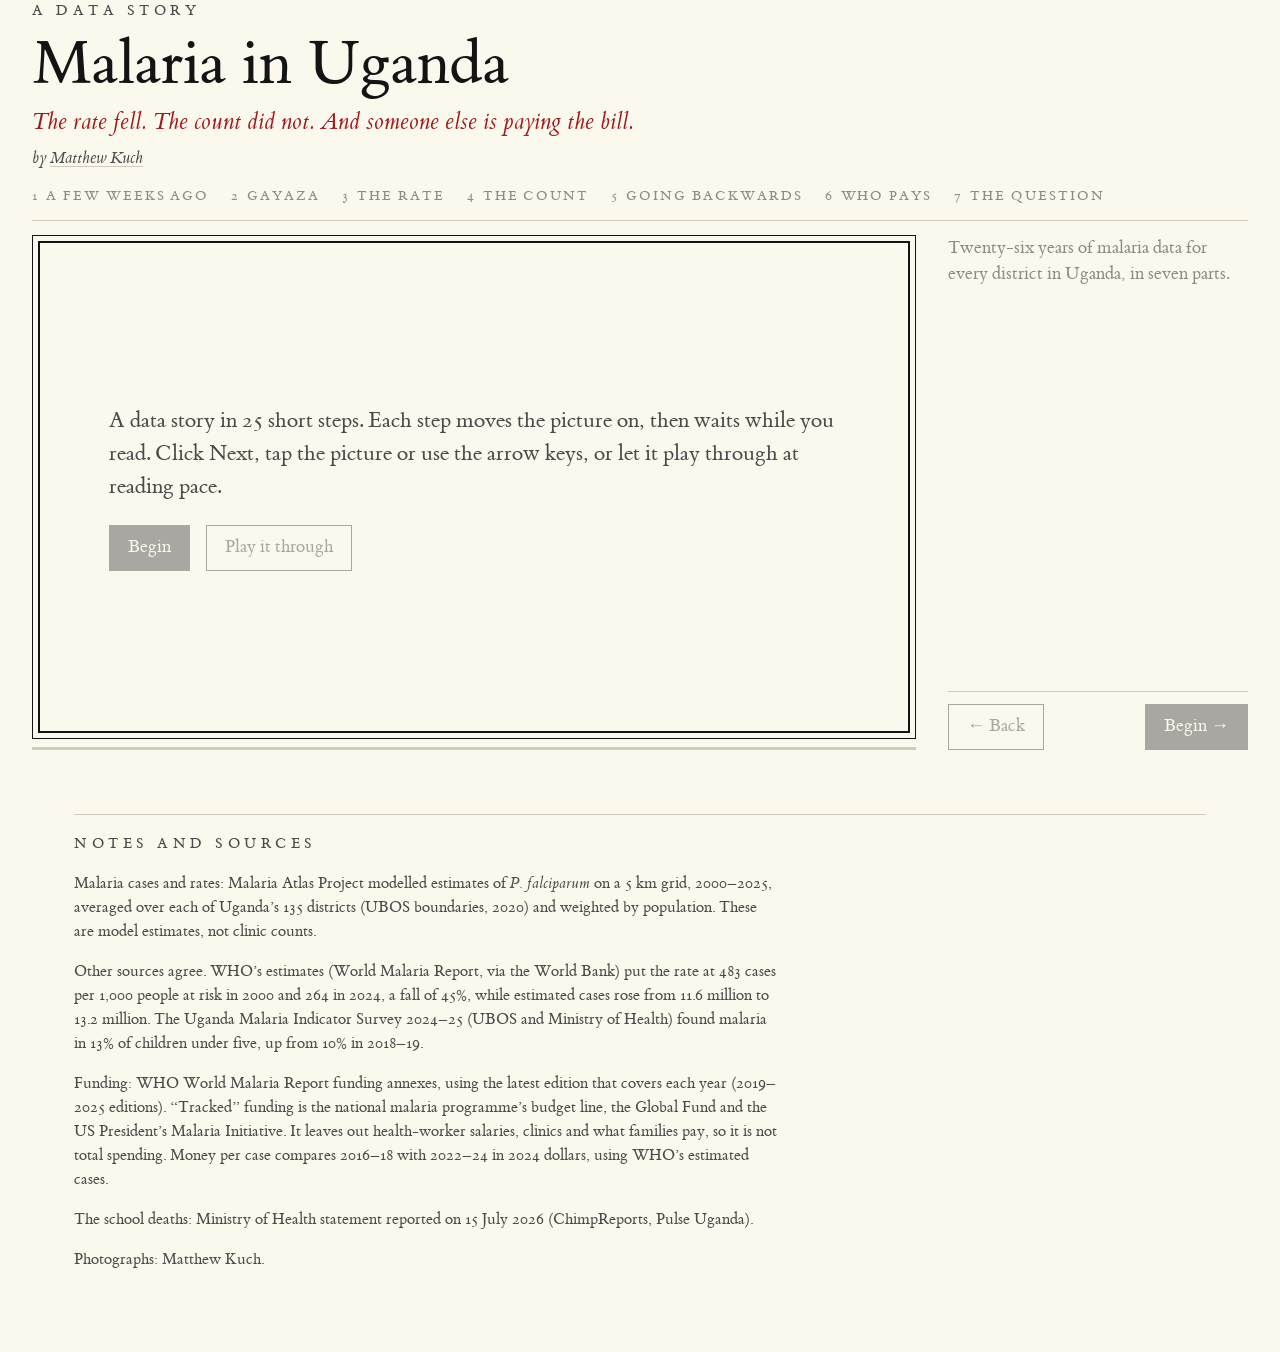
<file: lab/malaria-in-uganda/index.html>
<!doctype html>
<html lang="en">
  <head>
    <meta charset="UTF-8" />
    <meta name="viewport" content="width=device-width, initial-scale=1.0" />
    <title>Malaria in Uganda</title>
    <meta name="description" content="Uganda halved its malaria rate. The number of people falling sick barely moved, and someone else is paying the bill. A data story by Matthew Kuch." />
    <link rel="canonical" href="https://matthewkuch.com/lab/malaria-in-uganda/" />
    <meta property="og:type" content="article" />
    <meta property="og:url" content="https://matthewkuch.com/lab/malaria-in-uganda/" />
    <meta property="og:title" content="Uganda Nearly Halved Its Malaria Rate. So Why Are Just as Many of Us Getting Sick?" />
    <meta property="og:description" content="A data story in 25 steps: 26 years of malaria data for every district in Uganda, and who is paying the bill. By Matthew Kuch." />
    <meta property="og:image" content="https://matthewkuch.com/lab/malaria-in-uganda/share.jpg" />
    <meta property="og:image:width" content="1200" />
    <meta property="og:image:height" content="630" />
    <meta property="og:image:alt" content="Two blocks of dots, one for 2000 and one for 2025: the population doubled while the red dots, people with malaria, stayed about the same." />
    <meta name="author" content="Matthew Kuch" />
    <meta name="twitter:card" content="summary_large_image" />
    <meta name="twitter:creator" content="@matthewkuch" />
    <meta name="theme-color" content="#FBF8EE" />
    <link rel="icon" href="data:image/svg+xml,%3Csvg xmlns='http://www.w3.org/2000/svg' viewBox='0 0 16 16'%3E%3Ccircle cx='8' cy='8' r='6' fill='%239E1B1B'/%3E%3C/svg%3E" />
    <script type="module" crossorigin src="./assets/index-Bl4yp_QO.js"></script>
    <link rel="stylesheet" crossorigin href="./assets/index-1Sz7w0IJ.css">
  </head>
  <body>
    <div id="root"></div>
  </body>
</html>
</file>
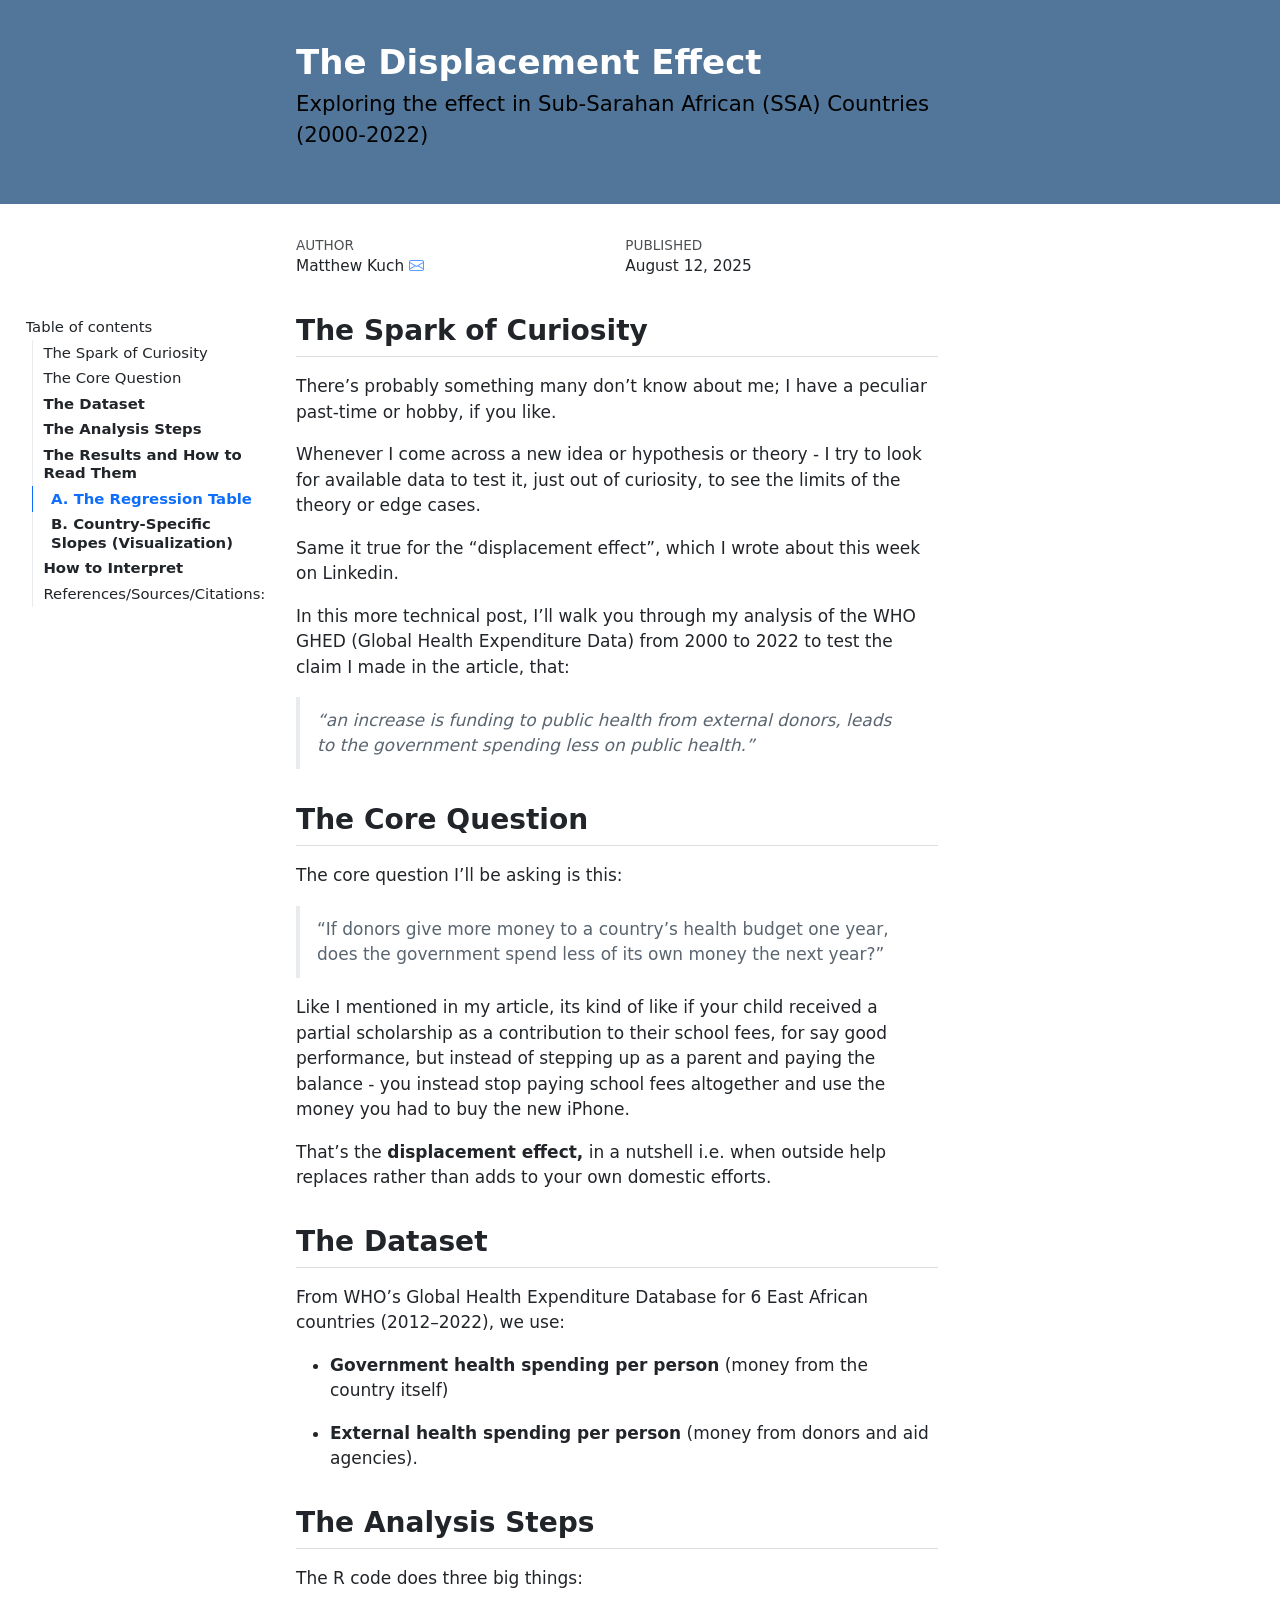
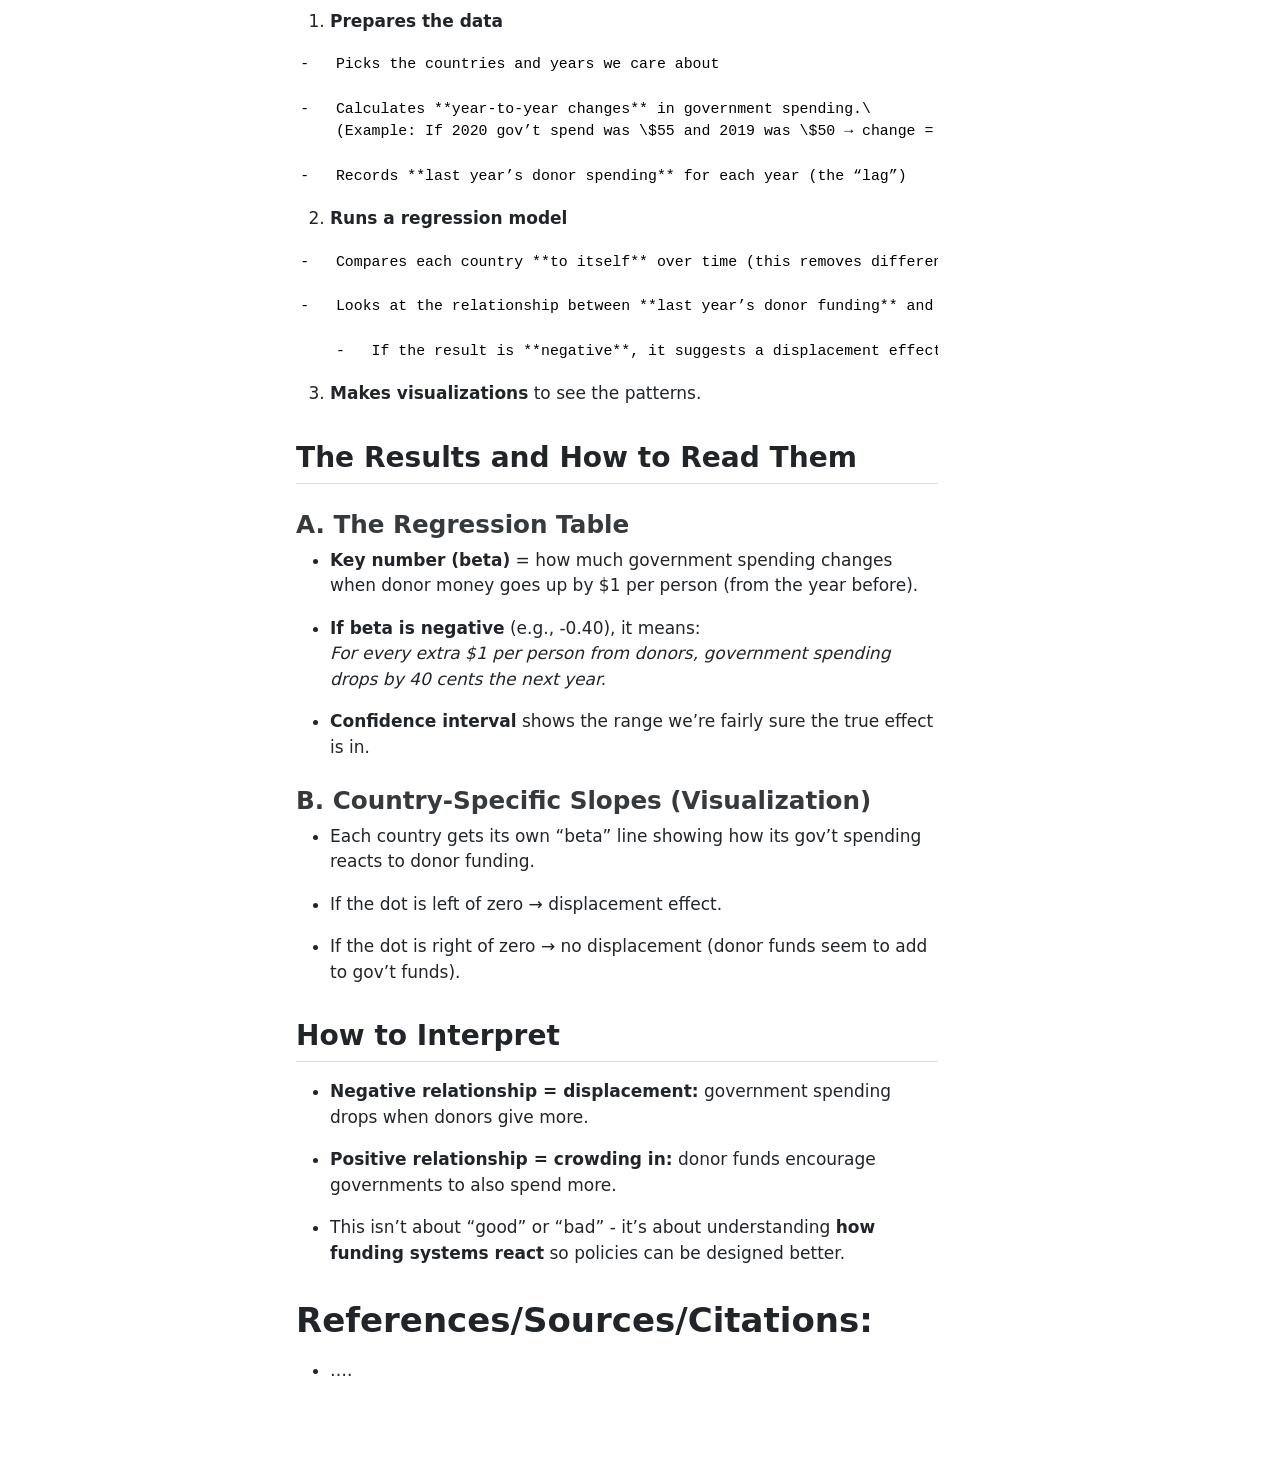
<file: lab/displacement-effect/quarto/displacement-effect-clean-analysis.html>
<!DOCTYPE html>
<html xmlns="http://www.w3.org/1999/xhtml" lang="en" xml:lang="en"><head>

<meta charset="utf-8">
<meta name="generator" content="quarto-1.6.42">

<meta name="viewport" content="width=device-width, initial-scale=1.0, user-scalable=yes">

<meta name="author" content="Matthew Kuch">
<meta name="dcterms.date" content="2025-08-12">

<title>The Displacement Effect</title>
<style>
code{white-space: pre-wrap;}
span.smallcaps{font-variant: small-caps;}
div.columns{display: flex; gap: min(4vw, 1.5em);}
div.column{flex: auto; overflow-x: auto;}
div.hanging-indent{margin-left: 1.5em; text-indent: -1.5em;}
ul.task-list{list-style: none;}
ul.task-list li input[type="checkbox"] {
  width: 0.8em;
  margin: 0 0.8em 0.2em -1em; /* quarto-specific, see https://github.com/quarto-dev/quarto-cli/issues/4556 */ 
  vertical-align: middle;
}
</style>


<script src="displacement-effect-clean-analysis_files/libs/clipboard/clipboard.min.js"></script>
<script src="displacement-effect-clean-analysis_files/libs/quarto-html/quarto.js"></script>
<script src="displacement-effect-clean-analysis_files/libs/quarto-html/popper.min.js"></script>
<script src="displacement-effect-clean-analysis_files/libs/quarto-html/tippy.umd.min.js"></script>
<script src="displacement-effect-clean-analysis_files/libs/quarto-html/anchor.min.js"></script>
<link href="displacement-effect-clean-analysis_files/libs/quarto-html/tippy.css" rel="stylesheet">
<link href="displacement-effect-clean-analysis_files/libs/quarto-html/quarto-syntax-highlighting-2f5df379a58b258e96c21c0638c20c03.css" rel="stylesheet" id="quarto-text-highlighting-styles">
<script src="displacement-effect-clean-analysis_files/libs/bootstrap/bootstrap.min.js"></script>
<link href="displacement-effect-clean-analysis_files/libs/bootstrap/bootstrap-icons.css" rel="stylesheet">
<link href="displacement-effect-clean-analysis_files/libs/bootstrap/bootstrap-1bc8a17f135ab3d594c857e9f48e611b.min.css" rel="stylesheet" append-hash="true" id="quarto-bootstrap" data-mode="light">
<style>

      .quarto-title-block .quarto-title-banner h1,
      .quarto-title-block .quarto-title-banner h2,
      .quarto-title-block .quarto-title-banner h3,
      .quarto-title-block .quarto-title-banner h4,
      .quarto-title-block .quarto-title-banner h5,
      .quarto-title-block .quarto-title-banner h6
      {
        color: black;
      }

      .quarto-title-block .quarto-title-banner {
        color: black;
      }
</style>


<link rel="stylesheet" href="styles.css">
</head>

<body>

<header id="title-block-header" class="quarto-title-block default toc-left page-columns page-full">
  <div class="quarto-title-banner page-columns page-full">
    <div class="quarto-title column-body">
      <h1 class="title"><span style="color:white">The Displacement Effect</span></h1>
            <p class="subtitle lead">Exploring the effect in Sub-Sarahan African (SSA) Countries (2000-2022)</p>
                      </div>
  </div>
    
  
  <div class="quarto-title-meta">

      <div>
      <div class="quarto-title-meta-heading">Author</div>
      <div class="quarto-title-meta-contents">
               <p>Matthew Kuch <a href="mailto:kuch.matthew@gmail.com" class="quarto-title-author-email"><i class="bi bi-envelope"></i></a> </p>
            </div>
    </div>
      
      <div>
      <div class="quarto-title-meta-heading">Published</div>
      <div class="quarto-title-meta-contents">
        <p class="date">August 12, 2025</p>
      </div>
    </div>
    
      
    </div>
    
  
  </header><div id="quarto-content" class="page-columns page-rows-contents page-layout-article toc-left">
<div id="quarto-sidebar-toc-left" class="sidebar toc-left">
  <nav id="TOC" role="doc-toc" class="toc-active">
    <h2 id="toc-title">Table of contents</h2>
   
  <ul>
  <li><a href="#the-spark-of-curiosity" id="toc-the-spark-of-curiosity" class="nav-link active" data-scroll-target="#the-spark-of-curiosity">The Spark of Curiosity</a></li>
  <li><a href="#the-core-question" id="toc-the-core-question" class="nav-link" data-scroll-target="#the-core-question">The Core Question</a></li>
  <li><a href="#the-dataset" id="toc-the-dataset" class="nav-link" data-scroll-target="#the-dataset"><strong>The Dataset</strong></a></li>
  <li><a href="#the-analysis-steps" id="toc-the-analysis-steps" class="nav-link" data-scroll-target="#the-analysis-steps"><strong>The Analysis Steps</strong></a></li>
  <li><a href="#the-results-and-how-to-read-them" id="toc-the-results-and-how-to-read-them" class="nav-link" data-scroll-target="#the-results-and-how-to-read-them"><strong>The Results and How to Read Them</strong></a>
  <ul class="collapse">
  <li><a href="#a.-the-regression-table" id="toc-a.-the-regression-table" class="nav-link" data-scroll-target="#a.-the-regression-table"><strong>A. The Regression Table</strong></a></li>
  <li><a href="#b.-country-specific-slopes-visualization" id="toc-b.-country-specific-slopes-visualization" class="nav-link" data-scroll-target="#b.-country-specific-slopes-visualization"><strong>B. Country-Specific Slopes (Visualization)</strong></a></li>
  </ul></li>
  <li><a href="#how-to-interpret" id="toc-how-to-interpret" class="nav-link" data-scroll-target="#how-to-interpret"><strong>How to Interpret</strong></a></li>
  <li><a href="#referencessourcescitations" id="toc-referencessourcescitations" class="nav-link" data-scroll-target="#referencessourcescitations">References/Sources/Citations:</a></li>
  </ul>
</nav>
</div>
<div id="quarto-margin-sidebar" class="sidebar margin-sidebar zindex-bottom">
</div>
<main class="content quarto-banner-title-block" id="quarto-document-content">





<section id="the-spark-of-curiosity" class="level2">
<h2 class="anchored" data-anchor-id="the-spark-of-curiosity">The Spark of Curiosity</h2>
<p>There’s probably something many don’t know about me; I have a peculiar past-time or hobby, if you like.</p>
<p>Whenever I come across a new idea or hypothesis or theory - I try to look for available data to test it, just out of curiosity, to see the limits of the theory or edge cases.</p>
<p>Same it true for the “displacement effect”, which I wrote about this week on Linkedin.</p>
<p>In this more technical post, I’ll walk you through my analysis of the WHO GHED (Global Health Expenditure Data) from 2000 to 2022 to test the claim I made in the article, that:</p>
<blockquote class="blockquote">
<p><em>“an increase is funding to public health from external donors, leads to the government spending less on public health.”</em></p>
</blockquote>
</section>
<section id="the-core-question" class="level2">
<h2 class="anchored" data-anchor-id="the-core-question">The Core Question</h2>
<p>The core question I’ll be asking is this:</p>
<blockquote class="blockquote">
<p>“If donors give more money to a country’s health budget one year, does the government spend less of its own money the next year?”</p>
</blockquote>
<p>Like I mentioned in my article, its kind of like if your child received a partial scholarship as a contribution to their school fees, for say good performance, but instead of stepping up as a parent and paying the balance - you instead stop paying school fees altogether and use the money you had to buy the new iPhone.<br>
</p>
<p>That’s the <strong>displacement effect,</strong> in a nutshell i.e.&nbsp;when outside help replaces rather than adds to your own domestic efforts.</p>
</section>
<section id="the-dataset" class="level2">
<h2 class="anchored" data-anchor-id="the-dataset"><strong>The Dataset</strong></h2>
<p>From WHO’s Global Health Expenditure Database for 6 East African countries (2012–2022), we use:</p>
<ul>
<li><p><strong>Government health spending per person</strong> (money from the country itself)</p></li>
<li><p><strong>External health spending per person</strong> (money from donors and aid agencies).</p></li>
</ul>
</section>
<section id="the-analysis-steps" class="level2">
<h2 class="anchored" data-anchor-id="the-analysis-steps"><strong>The Analysis Steps</strong></h2>
<p>The R code does three big things:</p>
<ol type="1">
<li><strong>Prepares the data</strong></li>
</ol>
<pre><code>-   Picks the countries and years we care about

-   Calculates **year-to-year changes** in government spending.\
    (Example: If 2020 gov’t spend was \$55 and 2019 was \$50 → change = +\$5.)

-   Records **last year’s donor spending** for each year (the “lag”)</code></pre>
<ol start="2" type="1">
<li><strong>Runs a regression model</strong></li>
</ol>
<pre><code>-   Compares each country **to itself** over time (this removes differences between countries).

-   Looks at the relationship between **last year’s donor funding** and **this year’s change in gov’t spending**.

    -   If the result is **negative**, it suggests a displacement effect.</code></pre>
<ol start="3" type="1">
<li><strong>Makes visualizations</strong> to see the patterns.</li>
</ol>
</section>
<section id="the-results-and-how-to-read-them" class="level2">
<h2 class="anchored" data-anchor-id="the-results-and-how-to-read-them"><strong>The Results and How to Read Them</strong></h2>
<section id="a.-the-regression-table" class="level3">
<h3 class="anchored" data-anchor-id="a.-the-regression-table"><strong>A. The Regression Table</strong></h3>
<ul>
<li><p><strong>Key number (beta)</strong> = how much government spending changes when donor money goes up by $1 per person (from the year before).</p></li>
<li><p><strong>If beta is negative</strong> (e.g., -0.40), it means:<br>
<em>For every extra $1 per person from donors, government spending drops by 40 cents the next year.</em></p></li>
<li><p><strong>Confidence interval</strong> shows the range we’re fairly sure the true effect is in.</p></li>
</ul>
</section>
<section id="b.-country-specific-slopes-visualization" class="level3">
<h3 class="anchored" data-anchor-id="b.-country-specific-slopes-visualization"><strong>B. Country-Specific Slopes (Visualization)</strong></h3>
<ul>
<li><p>Each country gets its own “beta” line showing how its gov’t spending reacts to donor funding.</p></li>
<li><p>If the dot is left of zero → displacement effect.</p></li>
<li><p>If the dot is right of zero → no displacement (donor funds seem to add to gov’t funds).</p></li>
</ul>
</section>
</section>
<section id="how-to-interpret" class="level2">
<h2 class="anchored" data-anchor-id="how-to-interpret"><strong>How to Interpret</strong></h2>
<ul>
<li><p><strong>Negative relationship = displacement:</strong> government spending drops when donors give more.</p></li>
<li><p><strong>Positive relationship = crowding in:</strong> donor funds encourage governments to also spend more.</p></li>
<li><p>This isn’t about “good” or “bad” - it’s about understanding <strong>how funding systems react</strong> so policies can be designed better.</p></li>
</ul>
</section>
<section id="referencessourcescitations" class="level1">
<h1>References/Sources/Citations:</h1>
<ul>
<li>….</li>
</ul>
</section>

</main>
<!-- /main column -->
<script id="quarto-html-after-body" type="application/javascript">
window.document.addEventListener("DOMContentLoaded", function (event) {
  const toggleBodyColorMode = (bsSheetEl) => {
    const mode = bsSheetEl.getAttribute("data-mode");
    const bodyEl = window.document.querySelector("body");
    if (mode === "dark") {
      bodyEl.classList.add("quarto-dark");
      bodyEl.classList.remove("quarto-light");
    } else {
      bodyEl.classList.add("quarto-light");
      bodyEl.classList.remove("quarto-dark");
    }
  }
  const toggleBodyColorPrimary = () => {
    const bsSheetEl = window.document.querySelector("link#quarto-bootstrap");
    if (bsSheetEl) {
      toggleBodyColorMode(bsSheetEl);
    }
  }
  toggleBodyColorPrimary();  
  const icon = "";
  const anchorJS = new window.AnchorJS();
  anchorJS.options = {
    placement: 'right',
    icon: icon
  };
  anchorJS.add('.anchored');
  const isCodeAnnotation = (el) => {
    for (const clz of el.classList) {
      if (clz.startsWith('code-annotation-')) {                     
        return true;
      }
    }
    return false;
  }
  const onCopySuccess = function(e) {
    // button target
    const button = e.trigger;
    // don't keep focus
    button.blur();
    // flash "checked"
    button.classList.add('code-copy-button-checked');
    var currentTitle = button.getAttribute("title");
    button.setAttribute("title", "Copied!");
    let tooltip;
    if (window.bootstrap) {
      button.setAttribute("data-bs-toggle", "tooltip");
      button.setAttribute("data-bs-placement", "left");
      button.setAttribute("data-bs-title", "Copied!");
      tooltip = new bootstrap.Tooltip(button, 
        { trigger: "manual", 
          customClass: "code-copy-button-tooltip",
          offset: [0, -8]});
      tooltip.show();    
    }
    setTimeout(function() {
      if (tooltip) {
        tooltip.hide();
        button.removeAttribute("data-bs-title");
        button.removeAttribute("data-bs-toggle");
        button.removeAttribute("data-bs-placement");
      }
      button.setAttribute("title", currentTitle);
      button.classList.remove('code-copy-button-checked');
    }, 1000);
    // clear code selection
    e.clearSelection();
  }
  const getTextToCopy = function(trigger) {
      const codeEl = trigger.previousElementSibling.cloneNode(true);
      for (const childEl of codeEl.children) {
        if (isCodeAnnotation(childEl)) {
          childEl.remove();
        }
      }
      return codeEl.innerText;
  }
  const clipboard = new window.ClipboardJS('.code-copy-button:not([data-in-quarto-modal])', {
    text: getTextToCopy
  });
  clipboard.on('success', onCopySuccess);
  if (window.document.getElementById('quarto-embedded-source-code-modal')) {
    const clipboardModal = new window.ClipboardJS('.code-copy-button[data-in-quarto-modal]', {
      text: getTextToCopy,
      container: window.document.getElementById('quarto-embedded-source-code-modal')
    });
    clipboardModal.on('success', onCopySuccess);
  }
    var localhostRegex = new RegExp(/^(?:http|https):\/\/localhost\:?[0-9]*\//);
    var mailtoRegex = new RegExp(/^mailto:/);
      var filterRegex = new RegExp('/' + window.location.host + '/');
    var isInternal = (href) => {
        return filterRegex.test(href) || localhostRegex.test(href) || mailtoRegex.test(href);
    }
    // Inspect non-navigation links and adorn them if external
 	var links = window.document.querySelectorAll('a[href]:not(.nav-link):not(.navbar-brand):not(.toc-action):not(.sidebar-link):not(.sidebar-item-toggle):not(.pagination-link):not(.no-external):not([aria-hidden]):not(.dropdown-item):not(.quarto-navigation-tool):not(.about-link)');
    for (var i=0; i<links.length; i++) {
      const link = links[i];
      if (!isInternal(link.href)) {
        // undo the damage that might have been done by quarto-nav.js in the case of
        // links that we want to consider external
        if (link.dataset.originalHref !== undefined) {
          link.href = link.dataset.originalHref;
        }
      }
    }
  function tippyHover(el, contentFn, onTriggerFn, onUntriggerFn) {
    const config = {
      allowHTML: true,
      maxWidth: 500,
      delay: 100,
      arrow: false,
      appendTo: function(el) {
          return el.parentElement;
      },
      interactive: true,
      interactiveBorder: 10,
      theme: 'quarto',
      placement: 'bottom-start',
    };
    if (contentFn) {
      config.content = contentFn;
    }
    if (onTriggerFn) {
      config.onTrigger = onTriggerFn;
    }
    if (onUntriggerFn) {
      config.onUntrigger = onUntriggerFn;
    }
    window.tippy(el, config); 
  }
  const noterefs = window.document.querySelectorAll('a[role="doc-noteref"]');
  for (var i=0; i<noterefs.length; i++) {
    const ref = noterefs[i];
    tippyHover(ref, function() {
      // use id or data attribute instead here
      let href = ref.getAttribute('data-footnote-href') || ref.getAttribute('href');
      try { href = new URL(href).hash; } catch {}
      const id = href.replace(/^#\/?/, "");
      const note = window.document.getElementById(id);
      if (note) {
        return note.innerHTML;
      } else {
        return "";
      }
    });
  }
  const xrefs = window.document.querySelectorAll('a.quarto-xref');
  const processXRef = (id, note) => {
    // Strip column container classes
    const stripColumnClz = (el) => {
      el.classList.remove("page-full", "page-columns");
      if (el.children) {
        for (const child of el.children) {
          stripColumnClz(child);
        }
      }
    }
    stripColumnClz(note)
    if (id === null || id.startsWith('sec-')) {
      // Special case sections, only their first couple elements
      const container = document.createElement("div");
      if (note.children && note.children.length > 2) {
        container.appendChild(note.children[0].cloneNode(true));
        for (let i = 1; i < note.children.length; i++) {
          const child = note.children[i];
          if (child.tagName === "P" && child.innerText === "") {
            continue;
          } else {
            container.appendChild(child.cloneNode(true));
            break;
          }
        }
        if (window.Quarto?.typesetMath) {
          window.Quarto.typesetMath(container);
        }
        return container.innerHTML
      } else {
        if (window.Quarto?.typesetMath) {
          window.Quarto.typesetMath(note);
        }
        return note.innerHTML;
      }
    } else {
      // Remove any anchor links if they are present
      const anchorLink = note.querySelector('a.anchorjs-link');
      if (anchorLink) {
        anchorLink.remove();
      }
      if (window.Quarto?.typesetMath) {
        window.Quarto.typesetMath(note);
      }
      if (note.classList.contains("callout")) {
        return note.outerHTML;
      } else {
        return note.innerHTML;
      }
    }
  }
  for (var i=0; i<xrefs.length; i++) {
    const xref = xrefs[i];
    tippyHover(xref, undefined, function(instance) {
      instance.disable();
      let url = xref.getAttribute('href');
      let hash = undefined; 
      if (url.startsWith('#')) {
        hash = url;
      } else {
        try { hash = new URL(url).hash; } catch {}
      }
      if (hash) {
        const id = hash.replace(/^#\/?/, "");
        const note = window.document.getElementById(id);
        if (note !== null) {
          try {
            const html = processXRef(id, note.cloneNode(true));
            instance.setContent(html);
          } finally {
            instance.enable();
            instance.show();
          }
        } else {
          // See if we can fetch this
          fetch(url.split('#')[0])
          .then(res => res.text())
          .then(html => {
            const parser = new DOMParser();
            const htmlDoc = parser.parseFromString(html, "text/html");
            const note = htmlDoc.getElementById(id);
            if (note !== null) {
              const html = processXRef(id, note);
              instance.setContent(html);
            } 
          }).finally(() => {
            instance.enable();
            instance.show();
          });
        }
      } else {
        // See if we can fetch a full url (with no hash to target)
        // This is a special case and we should probably do some content thinning / targeting
        fetch(url)
        .then(res => res.text())
        .then(html => {
          const parser = new DOMParser();
          const htmlDoc = parser.parseFromString(html, "text/html");
          const note = htmlDoc.querySelector('main.content');
          if (note !== null) {
            // This should only happen for chapter cross references
            // (since there is no id in the URL)
            // remove the first header
            if (note.children.length > 0 && note.children[0].tagName === "HEADER") {
              note.children[0].remove();
            }
            const html = processXRef(null, note);
            instance.setContent(html);
          } 
        }).finally(() => {
          instance.enable();
          instance.show();
        });
      }
    }, function(instance) {
    });
  }
      let selectedAnnoteEl;
      const selectorForAnnotation = ( cell, annotation) => {
        let cellAttr = 'data-code-cell="' + cell + '"';
        let lineAttr = 'data-code-annotation="' +  annotation + '"';
        const selector = 'span[' + cellAttr + '][' + lineAttr + ']';
        return selector;
      }
      const selectCodeLines = (annoteEl) => {
        const doc = window.document;
        const targetCell = annoteEl.getAttribute("data-target-cell");
        const targetAnnotation = annoteEl.getAttribute("data-target-annotation");
        const annoteSpan = window.document.querySelector(selectorForAnnotation(targetCell, targetAnnotation));
        const lines = annoteSpan.getAttribute("data-code-lines").split(",");
        const lineIds = lines.map((line) => {
          return targetCell + "-" + line;
        })
        let top = null;
        let height = null;
        let parent = null;
        if (lineIds.length > 0) {
            //compute the position of the single el (top and bottom and make a div)
            const el = window.document.getElementById(lineIds[0]);
            top = el.offsetTop;
            height = el.offsetHeight;
            parent = el.parentElement.parentElement;
          if (lineIds.length > 1) {
            const lastEl = window.document.getElementById(lineIds[lineIds.length - 1]);
            const bottom = lastEl.offsetTop + lastEl.offsetHeight;
            height = bottom - top;
          }
          if (top !== null && height !== null && parent !== null) {
            // cook up a div (if necessary) and position it 
            let div = window.document.getElementById("code-annotation-line-highlight");
            if (div === null) {
              div = window.document.createElement("div");
              div.setAttribute("id", "code-annotation-line-highlight");
              div.style.position = 'absolute';
              parent.appendChild(div);
            }
            div.style.top = top - 2 + "px";
            div.style.height = height + 4 + "px";
            div.style.left = 0;
            let gutterDiv = window.document.getElementById("code-annotation-line-highlight-gutter");
            if (gutterDiv === null) {
              gutterDiv = window.document.createElement("div");
              gutterDiv.setAttribute("id", "code-annotation-line-highlight-gutter");
              gutterDiv.style.position = 'absolute';
              const codeCell = window.document.getElementById(targetCell);
              const gutter = codeCell.querySelector('.code-annotation-gutter');
              gutter.appendChild(gutterDiv);
            }
            gutterDiv.style.top = top - 2 + "px";
            gutterDiv.style.height = height + 4 + "px";
          }
          selectedAnnoteEl = annoteEl;
        }
      };
      const unselectCodeLines = () => {
        const elementsIds = ["code-annotation-line-highlight", "code-annotation-line-highlight-gutter"];
        elementsIds.forEach((elId) => {
          const div = window.document.getElementById(elId);
          if (div) {
            div.remove();
          }
        });
        selectedAnnoteEl = undefined;
      };
        // Handle positioning of the toggle
    window.addEventListener(
      "resize",
      throttle(() => {
        elRect = undefined;
        if (selectedAnnoteEl) {
          selectCodeLines(selectedAnnoteEl);
        }
      }, 10)
    );
    function throttle(fn, ms) {
    let throttle = false;
    let timer;
      return (...args) => {
        if(!throttle) { // first call gets through
            fn.apply(this, args);
            throttle = true;
        } else { // all the others get throttled
            if(timer) clearTimeout(timer); // cancel #2
            timer = setTimeout(() => {
              fn.apply(this, args);
              timer = throttle = false;
            }, ms);
        }
      };
    }
      // Attach click handler to the DT
      const annoteDls = window.document.querySelectorAll('dt[data-target-cell]');
      for (const annoteDlNode of annoteDls) {
        annoteDlNode.addEventListener('click', (event) => {
          const clickedEl = event.target;
          if (clickedEl !== selectedAnnoteEl) {
            unselectCodeLines();
            const activeEl = window.document.querySelector('dt[data-target-cell].code-annotation-active');
            if (activeEl) {
              activeEl.classList.remove('code-annotation-active');
            }
            selectCodeLines(clickedEl);
            clickedEl.classList.add('code-annotation-active');
          } else {
            // Unselect the line
            unselectCodeLines();
            clickedEl.classList.remove('code-annotation-active');
          }
        });
      }
  const findCites = (el) => {
    const parentEl = el.parentElement;
    if (parentEl) {
      const cites = parentEl.dataset.cites;
      if (cites) {
        return {
          el,
          cites: cites.split(' ')
        };
      } else {
        return findCites(el.parentElement)
      }
    } else {
      return undefined;
    }
  };
  var bibliorefs = window.document.querySelectorAll('a[role="doc-biblioref"]');
  for (var i=0; i<bibliorefs.length; i++) {
    const ref = bibliorefs[i];
    const citeInfo = findCites(ref);
    if (citeInfo) {
      tippyHover(citeInfo.el, function() {
        var popup = window.document.createElement('div');
        citeInfo.cites.forEach(function(cite) {
          var citeDiv = window.document.createElement('div');
          citeDiv.classList.add('hanging-indent');
          citeDiv.classList.add('csl-entry');
          var biblioDiv = window.document.getElementById('ref-' + cite);
          if (biblioDiv) {
            citeDiv.innerHTML = biblioDiv.innerHTML;
          }
          popup.appendChild(citeDiv);
        });
        return popup.innerHTML;
      });
    }
  }
});
</script>
</div> <!-- /content -->




</body></html>
</file>
<file: lab/africa-causes-of-death-explore/css/style.css>
/* ──────────────────────────────────────────────────────────────────────────
   Africa Causes of Death — Explorable (treemap)
   ────────────────────────────────────────────────────────────────────────── */

:root {
  --age-under5:   #F4D58D;
  --age-5-14:     #E5B25D;
  --age-15-49:    #C9483A;
  --age-50-69:    #4E3A6B;
  --age-70plus:   #1F1B3A;

  --ground:       #FAF6EE;
  --ground-deep:  #F1EADC;
  --ink:          #1F1B3A;
  --ink-muted:    #5C566F;
  --rule:         #D8CFBC;
  --grey:         #8A8378;

  --l1-cmnn:      #C9483A;
  --l1-ncd:       #4E3A6B;
  --l1-injury:    #E5B25D;

  --font-serif:   "Fraunces", Georgia, serif;
  --font-sans:    "Inter", system-ui, sans-serif;
}

* { box-sizing: border-box; }

html, body {
  margin: 0;
  padding: 0;
  background: var(--ground);
  color: var(--ink);
  font-family: var(--font-serif);
  font-size: 16px;
  line-height: 1.55;
  -webkit-font-smoothing: antialiased;
}

a { color: var(--l1-cmnn); text-decoration: underline; text-underline-offset: 0.15em; }
a:hover { color: var(--age-70plus); }
strong { font-weight: 600; }
ul { padding-left: 1.1rem; margin: 0.4em 0; }
li { margin-bottom: 0.35em; }

/* ── Page layout: sidebar + chart pane ─────────────────────────────────── */

.page {
  display: grid;
  grid-template-columns: minmax(310px, 380px) 1fr;
  min-height: 100vh;
}

@media (max-width: 800px) {
  .page { grid-template-columns: 1fr; }
}

.side {
  padding: 1.75rem 1.5rem 2rem;
  border-right: 1px solid var(--rule);
  background: var(--ground);
  max-height: 100vh;
  overflow-y: auto;
}

@media (max-width: 800px) {
  .side { max-height: none; border-right: none; border-bottom: 1px solid var(--rule); }
}

.chart-pane {
  position: relative;
  display: flex;
  flex-direction: column;
  background: var(--ground);
  min-height: 600px;
  padding: 0;
}

#chart {
  flex: 1;
  position: relative;
  min-height: 540px;
}

/* ── Sidebar typography ────────────────────────────────────────────────── */

.kicker {
  font-family: var(--font-sans);
  text-transform: uppercase;
  letter-spacing: 0.12em;
  font-size: 0.72rem;
  color: var(--l1-cmnn);
  margin-bottom: 0.5rem;
}

.side h1 {
  font-family: var(--font-serif);
  font-weight: 700;
  letter-spacing: -0.015em;
  font-size: 1.65rem;
  line-height: 1.1;
  margin: 0 0 0.45rem;
}

.side .deck {
  font-size: 0.92rem;
  color: var(--ink-muted);
  margin: 0 0 1.25rem;
  line-height: 1.5;
}

/* ── Detail panel (the primary content) ────────────────────────────────── */

.detail { margin: 0 0 1.25rem; }

.detail h3 {
  font-family: var(--font-sans);
  text-transform: uppercase;
  letter-spacing: 0.08em;
  font-size: 0.7rem;
  color: var(--l1-cmnn);
  margin: 0 0 0.4rem;
}

.detail-card {
  background: var(--ground-deep);
  border-radius: 3px;
  padding: 0.9rem 1rem 1rem;
}

.detail-trail {
  font-family: var(--font-sans);
  font-size: 0.72rem;
  color: var(--ink-muted);
  margin-bottom: 0.35rem;
  letter-spacing: 0.02em;
}

.detail-name {
  font-family: var(--font-serif);
  font-weight: 600;
  font-size: 1.2rem;
  line-height: 1.2;
  margin-bottom: 0.2rem;
}

.detail-meta {
  font-family: var(--font-sans);
  font-size: 0.78rem;
  color: var(--ink-muted);
  margin-bottom: 0.5rem;
}

.detail-total {
  font-family: var(--font-sans);
  font-size: 0.92rem;
  margin-bottom: 0.85rem;
}
.detail-total strong { font-size: 1.1rem; color: var(--l1-cmnn); font-weight: 700; }

.detail-section-title {
  font-family: var(--font-sans);
  text-transform: uppercase;
  letter-spacing: 0.06em;
  font-size: 0.65rem;
  color: var(--ink-muted);
  margin: 0.85rem 0 0.4rem;
}

.detail-bars {
  display: grid;
  gap: 0.3rem;
}

.age-row {
  display: grid;
  grid-template-columns: 2.5rem 1fr 4rem;
  align-items: center;
  font-family: var(--font-sans);
  font-size: 0.78rem;
  gap: 0.5rem;
}
.age-row-label { color: var(--ink-muted); text-align: right; }
.age-row-bar {
  display: block;
  height: 12px;
  background: var(--ground);
  border-radius: 1px;
  position: relative;
  overflow: hidden;
}
.age-row-bar span {
  display: block;
  height: 100%;
  transition: width 600ms cubic-bezier(0.4, 0, 0.2, 1);
}
.age-row-value {
  font-feature-settings: "tnum";
  color: var(--ink);
  text-align: right;
}

.detail-hint {
  margin: 0.75rem 0 0;
  font-family: var(--font-sans);
  font-size: 0.72rem;
  color: var(--ink-muted);
  font-style: italic;
}

/* ── Search ─────────────────────────────────────────────────────────────── */

.form-group { margin: 0 0 1.25rem; }

.label {
  font-family: var(--font-sans);
  font-weight: 500;
  letter-spacing: 0.04em;
  text-transform: uppercase;
  font-size: 0.7rem;
  color: var(--ink-muted);
  display: block;
  margin-bottom: 0.3rem;
}

#searchBox {
  width: 100%;
  padding: 0.55rem 0.75rem;
  font-family: var(--font-sans);
  font-size: 0.92rem;
  background: var(--ground);
  color: var(--ink);
  border: 1px solid var(--rule);
  border-radius: 3px;
}
#searchBox:focus {
  outline: 2px solid var(--l1-cmnn);
  outline-offset: -1px;
}

/* ── Legend ─────────────────────────────────────────────────────────────── */

.legend { margin: 0 0 1.25rem; font-family: var(--font-sans); font-size: 0.8rem; color: var(--ink-muted); }
.legend-row { display: flex; align-items: center; gap: 0.4rem; padding: 0.1rem 0; }
.legend-title {
  text-transform: uppercase;
  letter-spacing: 0.08em;
  font-size: 0.65rem;
  color: var(--ink-muted);
  margin-right: 0.4rem;
}
.swatch {
  display: inline-block;
  width: 0.85rem;
  height: 0.85rem;
  border-radius: 2px;
}
.swatch.invisible { background: transparent !important; }

/* ── How-to (collapsible) ──────────────────────────────────────────────── */

.how {
  margin: 0 0 1.25rem;
  font-family: var(--font-sans);
  font-size: 0.85rem;
  color: var(--ink-muted);
}
.how summary {
  cursor: pointer;
  font-weight: 500;
  letter-spacing: 0.03em;
  text-transform: uppercase;
  font-size: 0.7rem;
  color: var(--l1-cmnn);
  padding: 0.25rem 0;
}
.how summary::marker { color: var(--rule); }
.how ul { margin-top: 0.4rem; }

/* ── Story cross-link ──────────────────────────────────────────────────── */

.story-link {
  margin: 0 0 1.25rem;
  padding: 0.85rem 1rem;
  background: var(--ground);
  border: 1px solid var(--rule);
  border-radius: 3px;
  font-size: 0.88rem;
}
.story-link strong { display: block; margin-bottom: 0.3rem; }
.story-link p { margin: 0; color: var(--ink-muted); }

/* ── Colophon ─────────────────────────────────────────────────────────── */

.colophon {
  margin-top: 1.5rem;
  padding-top: 1.25rem;
  border-top: 1px solid var(--rule);
  font-family: var(--font-sans);
  font-size: 0.75rem;
  color: var(--ink-muted);
  line-height: 1.5;
}
.colophon p { margin: 0 0 0.5em; }
.scope-note { font-style: italic; }

/* ── Chart pane: breadcrumb + svg ──────────────────────────────────────── */

#loadText {
  position: absolute;
  inset: 0;
  display: flex;
  align-items: center;
  justify-content: center;
  font-family: var(--font-sans);
  color: var(--ink-muted);
  font-size: 1rem;
}

.breadcrumb {
  display: flex;
  align-items: center;
  gap: 0.4rem;
  padding: 0.75rem 1rem;
  border-bottom: 1px solid var(--rule);
  font-family: var(--font-sans);
  font-size: 0.85rem;
  color: var(--ink-muted);
  flex-wrap: wrap;
}
.bc-link {
  background: none;
  border: none;
  padding: 0;
  font: inherit;
  color: var(--l1-cmnn);
  text-decoration: underline;
  text-underline-offset: 0.15em;
  cursor: pointer;
}
.bc-link:hover { color: var(--age-70plus); }
.bc-current { color: var(--ink); font-weight: 600; }
.bc-sep { color: var(--rule); }

/* ── Icicle-internal classes (consumed by main.js) ────────────────────── */

.cell-rect {
  stroke-width: 1.5;
  transition: opacity 180ms ease;
}
.cell:hover .cell-rect { filter: brightness(1.07); }

.cell-name {
  font-family: var(--font-sans);
  font-size: 12px;
  font-weight: 500;
  pointer-events: none;
}
.cell-val {
  font-family: var(--font-sans);
  font-size: 10.5px;
  pointer-events: none;
  font-feature-settings: "tnum";
}

/* Tooltip */
.nodeTooltip {
  font-family: var(--font-sans);
  font-size: 0.85rem;
  background: var(--ink);
  color: var(--ground);
  padding: 5px 9px;
  border-radius: 3px;
  pointer-events: none;
  position: absolute;
  z-index: 10;
  white-space: nowrap;
  transition: opacity 120ms ease;
}
</file>
<file: lab/africa-causes-of-death/assets/index-C4we1uhS.css>
:root{--age-under5: #F4D58D;--age-5-14: #E5B25D;--age-15-49: #C9483A;--age-50-69: #4E3A6B;--age-70plus: #1F1B3A;--ground: #FAF6EE;--ground-deep: #F1EADC;--ink: #1F1B3A;--ink-muted: #5C566F;--rule: #D8CFBC;--grey: #8A8378;--depth-0: #E8DFCB;--depth-1: #C9BDA1;--depth-2: #948672;--depth-3: #5E574A;--l1-cmnn: #C9483A;--l1-ncd: #4E3A6B;--l1-injury: #E5B25D;--font-serif: "Fraunces", Georgia, "Times New Roman", serif;--font-sans: "Inter", system-ui, -apple-system, sans-serif;--measure: 36rem;--gutter: 2rem}*{box-sizing:border-box}html,body{margin:0;padding:0;background:var(--ground);color:var(--ink);font-family:var(--font-serif);font-size:18px;line-height:1.6;-webkit-font-smoothing:antialiased}h1,h2,h3{font-family:var(--font-serif);font-weight:500;letter-spacing:-.01em;line-height:1.15;margin:0 0 .5em}h1{font-size:clamp(2rem,5vw,3.5rem);font-weight:700;letter-spacing:-.02em}h2{font-size:clamp(1.5rem,3vw,2.25rem);margin-top:1.5em}p{margin:0 0 1em}a{color:var(--age-15-49);text-decoration:underline;text-decoration-thickness:.06em;text-underline-offset:.15em}a:hover{color:var(--age-70plus)}strong{font-weight:600}small,.footnote{font-family:var(--font-sans);font-size:.85rem;color:var(--ink-muted);letter-spacing:.01em}.label,.ui{font-family:var(--font-sans);font-weight:500;letter-spacing:.04em;text-transform:uppercase;font-size:.75rem;color:var(--ink-muted)}.hero{max-width:var(--measure);margin:0 auto;padding:4.5rem 1.5rem 2.5rem;text-align:left}.hero .kicker{font-family:var(--font-sans);text-transform:uppercase;letter-spacing:.12em;font-size:.8rem;color:var(--age-15-49);margin-bottom:1rem}.hero .deck{font-size:1.25rem;color:var(--ink-muted);margin-top:.5em;margin-bottom:2em}.hero .byline{font-family:var(--font-sans);font-size:.9rem;color:var(--grey)}.prose{max-width:var(--measure);margin:0 auto;padding:0 1.5rem}.prose h2{margin-top:3rem}.scrolly{position:relative;display:grid;grid-template-columns:1fr;gap:var(--gutter);padding:6rem 0}@media (min-width: 900px){.scrolly{grid-template-columns:1.2fr 1fr}}.scrolly__chart{position:sticky;top:0;height:100vh;display:flex;flex-direction:column;align-items:center;justify-content:flex-start;padding-top:4vh;background:var(--ground);overflow:hidden}:global(.chart-slot){width:min(94%,720px);max-height:90vh;display:flex;flex-direction:column}:global(.chart-slot figure){display:flex;flex-direction:column;min-height:0;flex:1}:global(.chart-slot svg){max-height:70vh;min-height:0}.scrolly__steps{display:flex;flex-direction:column;gap:70vh;padding:38vh 1.5rem}.scrolly__step{margin:0;padding:0;background:transparent;border:none}.chart-svg{font-family:var(--font-serif)}.node--root{fill:var(--depth-0);pointer-events:none}.node--branch{stroke:var(--ground);stroke-width:.75}.node--leaf{fill:var(--ground);stroke:var(--rule);stroke-width:.5}.arc-label{font-family:var(--font-sans);fill:var(--ink);font-weight:600;text-anchor:middle}.leaf-label{font-family:var(--font-serif);fill:var(--ink);text-anchor:middle;pointer-events:none}.bar-text{font-family:var(--font-sans);font-size:9px;fill:var(--ink-muted)}.bar-value{font-family:var(--font-sans);font-size:9px;fill:var(--ink)}.bar-dim{opacity:.18}.colophon{border-top:1px solid var(--rule);margin-top:4rem;padding:3rem 1.5rem 6rem;max-width:var(--measure);margin-left:auto;margin-right:auto;color:var(--ink-muted);font-size:.95rem}.colophon h3{font-family:var(--font-sans);text-transform:uppercase;letter-spacing:.08em;font-size:.75rem;color:var(--age-15-49);margin-bottom:1rem}.colophon ul{padding-left:1.25rem}.colophon li{margin-bottom:.5em}.chart.svelte-18wbut9.svelte-18wbut9{margin:0}figcaption.svelte-18wbut9.svelte-18wbut9{margin:0 0 .5rem;padding-left:8px}figcaption.svelte-18wbut9 h3.svelte-18wbut9{font-family:var(--font-serif);font-weight:600;font-size:clamp(1.1rem,1.8vw,1.4rem);margin:0 0 .15em;line-height:1.2}.sub.svelte-18wbut9.svelte-18wbut9{font-family:var(--font-sans);font-size:.82rem;color:var(--ink-muted);margin:0}svg.svelte-18wbut9.svelte-18wbut9{width:100%;height:auto;display:block}.row.svelte-18wbut9.svelte-18wbut9{transition:opacity .6s ease}.row.dim.svelte-18wbut9.svelte-18wbut9{opacity:.22}.bar.svelte-18wbut9.svelte-18wbut9{transition:width .7s cubic-bezier(.4,0,.2,1);fill:var(--ink)}.age-label.svelte-18wbut9.svelte-18wbut9{font-family:var(--font-sans);font-size:14px;font-weight:500;fill:var(--ink)}.value.svelte-18wbut9.svelte-18wbut9{font-family:var(--font-sans);font-size:12px;font-weight:600;fill:var(--ink);font-feature-settings:"tnum"}.pct.svelte-18wbut9.svelte-18wbut9{font-family:var(--font-sans);font-size:10px;fill:var(--ink-muted)}.chart.svelte-tg6hfz.svelte-tg6hfz{margin:0;padding:0}figcaption.svelte-tg6hfz.svelte-tg6hfz{margin:0 0 .75rem}figcaption.svelte-tg6hfz h3.svelte-tg6hfz{font-family:var(--font-serif);font-weight:600;font-size:clamp(1.15rem,1.9vw,1.5rem);margin:0 0 .15em;line-height:1.2;color:var(--ink)}.sub.svelte-tg6hfz.svelte-tg6hfz{font-family:var(--font-sans);font-size:.82rem;color:var(--ink-muted);margin:0 0 .5rem}.legend.svelte-tg6hfz.svelte-tg6hfz{font-family:var(--font-sans);font-size:.72rem;color:var(--ink-muted);letter-spacing:.03em}.swatch.svelte-tg6hfz.svelte-tg6hfz{display:inline-block;width:.7em;height:.7em;margin-right:.3em;vertical-align:middle;border-radius:1px}svg.svelte-tg6hfz.svelte-tg6hfz{width:100%;height:auto;font-family:var(--font-sans);display:block}.row.svelte-tg6hfz.svelte-tg6hfz{transition:opacity .6s ease}.bar.svelte-tg6hfz.svelte-tg6hfz{transition:width .7s cubic-bezier(.4,0,.2,1),fill .5s ease}.row.is-hi.svelte-tg6hfz .bar.svelte-tg6hfz{stroke:var(--ink);stroke-width:1}.row.is-hi.svelte-tg6hfz .cause-label.svelte-tg6hfz,.row.is-hi.svelte-tg6hfz .value.svelte-tg6hfz{font-weight:600;fill:var(--ink)}.cause-label.svelte-tg6hfz.svelte-tg6hfz{font-family:var(--font-serif);font-size:13px;fill:var(--ink)}.value.svelte-tg6hfz.svelte-tg6hfz{font-family:var(--font-sans);font-size:11px;fill:var(--ink-muted);font-feature-settings:"tnum"}.axis-rule.svelte-tg6hfz.svelte-tg6hfz{stroke:var(--rule);stroke-width:.75}.annotation.svelte-tg6hfz.svelte-tg6hfz{font-family:var(--font-serif);font-size:.92rem;line-height:1.45;color:var(--ink-muted);margin:.85rem 0 0;padding:.5rem 0 0 .85rem;border-left:2px solid var(--ink)}.annotation.svelte-tg6hfz strong.svelte-tg6hfz{color:var(--ink);font-weight:600}.chart.svelte-1xi8xbs.svelte-1xi8xbs{margin:0}figcaption.svelte-1xi8xbs.svelte-1xi8xbs{margin:0 0 .5rem;padding-left:8px}figcaption.svelte-1xi8xbs h3.svelte-1xi8xbs{font-family:var(--font-serif);font-weight:600;font-size:clamp(1.1rem,1.8vw,1.4rem);margin:0 0 .15em;line-height:1.2}.sub.svelte-1xi8xbs.svelte-1xi8xbs{font-family:var(--font-sans);font-size:.82rem;color:var(--ink-muted);margin:0}svg.svelte-1xi8xbs.svelte-1xi8xbs{width:100%;height:auto;display:block}.legend.svelte-1xi8xbs text.svelte-1xi8xbs{font-family:var(--font-sans);font-size:11px;fill:var(--ink-muted)}.seg.svelte-1xi8xbs.svelte-1xi8xbs{transition:width .7s cubic-bezier(.4,0,.2,1),x .7s cubic-bezier(.4,0,.2,1)}.seg-label.svelte-1xi8xbs.svelte-1xi8xbs{font-family:var(--font-sans);font-size:11px;font-weight:600;font-feature-settings:"tnum";pointer-events:none}.age-label.svelte-1xi8xbs.svelte-1xi8xbs{font-family:var(--font-sans);font-size:13px;font-weight:500;fill:var(--ink)}.grid.svelte-1xi8xbs.svelte-1xi8xbs{stroke:var(--rule);stroke-width:.5}.tick.svelte-1xi8xbs.svelte-1xi8xbs{font-family:var(--font-sans);font-size:10px;fill:var(--ink-muted)}.chart.svelte-1mm9duz.svelte-1mm9duz{margin:0}figcaption.svelte-1mm9duz.svelte-1mm9duz{margin:0 0 .5rem;padding-left:0}figcaption.svelte-1mm9duz h3.svelte-1mm9duz{font-family:var(--font-serif);font-weight:600;font-size:clamp(1.15rem,1.9vw,1.5rem);margin:0 0 .15em;line-height:1.2}.sub.svelte-1mm9duz.svelte-1mm9duz{font-family:var(--font-sans);font-size:.82rem;color:var(--ink-muted);margin:0}svg.svelte-1mm9duz.svelte-1mm9duz{width:100%;height:auto;display:block}.iv-name.svelte-1mm9duz.svelte-1mm9duz{font-family:var(--font-serif);font-size:13px;font-weight:600;fill:var(--ink)}.iv-cost.svelte-1mm9duz.svelte-1mm9duz{font-family:var(--font-sans);font-size:12px;font-weight:600;fill:var(--age-15-49);font-feature-settings:"tnum"}.iv-target.svelte-1mm9duz.svelte-1mm9duz{font-family:var(--font-sans);font-size:10.5px;fill:var(--ink-muted);font-style:italic}.deaths-bar.svelte-1mm9duz.svelte-1mm9duz{fill:var(--age-15-49);opacity:.82}.deaths-val.svelte-1mm9duz.svelte-1mm9duz{font-family:var(--font-sans);font-size:11px;font-weight:500;fill:var(--ink-muted);font-feature-settings:"tnum"}.note.svelte-1mm9duz.svelte-1mm9duz{font-family:var(--font-sans);font-size:.78rem;color:var(--ink-muted);line-height:1.5;margin:.75rem 0 0;padding:.5rem 0 0 .85rem;border-left:2px solid var(--rule)}article.svelte-1g62cxp.svelte-1g62cxp{display:block}ol.svelte-1g62cxp.svelte-1g62cxp{padding-left:1.5rem}ol.svelte-1g62cxp li.svelte-1g62cxp{margin-bottom:1em}.lede.svelte-1g62cxp.svelte-1g62cxp{font-size:1.15rem;line-height:1.55}.cta.svelte-1g62cxp.svelte-1g62cxp{border-left:2px solid var(--age-15-49);padding-left:.85rem;margin-top:1.75rem;font-size:.92rem;color:var(--ink-muted);font-style:italic}.chart-slot.svelte-1g62cxp.svelte-1g62cxp{width:min(94%,720px);padding:1rem .5rem}.scrolly__step{max-width:30rem;background:transparent;border:none;padding:0;box-shadow:none;transition:opacity .4s ease;opacity:.55}.scrolly__step.is-active{opacity:1;background:transparent;border:none;box-shadow:none}.scrolly__step p{margin:0 0 1em}
</file>
<file: lab/africa-mmr-2030/css/style.css>
/* Africa & SDG 3.1 — the road from 2023 to 2030.
   Layout cloned from africa-2050; BKA brand palette swapped in. */

:root {
  --bg:         #ffffff;  /* clean white, matches africa-mmr piece */
  --ink:        #242852;  /* BKA navy — primary text */
  --muted:      #606060;
  --rule:       #E5E0D6;
  --paper:      #fbfaf7;
  --year-base:  #242852;  /* 2023 — BKA navy */
  --year-proj:  #BC4749;  /* 2030 — brick red (urgency) */
  --accent:     #F8A623;  /* BKA amber — SDG target line */
  --good:       #005CB9;  /* BKA blue — on-track */
  --bad:        #BC4749;  /* brick red — off-track */
  --target:     #F8A623;  /* SDG target line color */
  --header-h:   52px;
  --stepper-h:  84px;
  --footer-h:   22px;
  --section-w:  320px;
}

* { box-sizing: border-box; }

html, body {
  margin: 0;
  padding: 0;
  height: 100%;
  overflow: hidden;
  font-family: 'Open Sans', system-ui, sans-serif;
  background: var(--bg);
  color: var(--ink);
}

#stage {
  display: grid;
  grid-template-rows: var(--header-h) 1fr var(--stepper-h);
  grid-template-columns: 1fr;
  height: 100vh;
  width: 100vw;
  max-width: 1480px;
  margin: 0 auto;
  padding: 0 24px;
}

#header {
  display: flex;
  align-items: center;
  padding-top: 16px;
  border-bottom: 1px solid var(--rule);
}

#titleAll {
  margin: 0;
  font-family: 'Oswald', system-ui, sans-serif;
  font-weight: 300;
  font-size: 22px;
  letter-spacing: 0.3px;
  color: var(--ink);
}

#titleAll .year-base { color: var(--year-base); font-weight: 400; }
#titleAll .year-proj { color: var(--year-proj); font-weight: 400; }

#main {
  display: grid;
  grid-template-columns: 1fr var(--section-w);
  gap: 12px;
  min-height: 0;
  padding: 16px 0 8px;
}

#chartCol {
  position: relative;
  min-height: 0;
  display: flex;
  align-items: center;
  justify-content: flex-end;
  padding-right: 8px;
}

#chart {
  width: 100%;
  height: 100%;
  display: flex;
  align-items: center;
  justify-content: center;
}

#chart svg {
  width: 100%;
  height: 100%;
  max-width: 1000px;
  max-height: 100%;
  display: block;
}

#section {
  display: flex;
  flex-direction: column;
  padding: 4px 0;
  min-height: 0;
  overflow: hidden;
}

#sectionHero {
  font-family: 'Oswald', system-ui, sans-serif;
  font-weight: 300;
  font-size: 22px;
  line-height: 1.2;
  color: var(--ink);
  margin-bottom: 14px;
}

#sectionHero:empty { display: none; }

#sectionTitle {
  font-family: 'Oswald', system-ui, sans-serif;
  font-weight: 400;
  font-size: 17px;
  margin-bottom: 8px;
  line-height: 1.3;
  color: var(--ink);
}

#sectionTitle:empty { display: none; }

#sectionText {
  font-size: 13px;
  line-height: 1.55;
  color: #4a4a4a;
  margin-bottom: 16px;
  flex: 1;
  overflow-y: auto;
}

.btn-group { display: flex; gap: 6px; }

.mode-btn {
  flex: 1;
  padding: 6px 4px;
  font: 11px/1.2 'Open Sans', system-ui, sans-serif;
  letter-spacing: 0.3px;
  text-transform: uppercase;
  color: #777;
  background: transparent;
  border: 1px solid var(--rule);
  border-radius: 3px;
  cursor: pointer;
  transition: background 0.15s, color 0.15s, border-color 0.15s;
}

.mode-btn:hover { color: var(--ink); border-color: #aaa; }
.mode-btn.active {
  background: var(--ink);
  border-color: var(--ink);
  color: #fff;
}

#callOut {
  position: absolute;
  bottom: 20px;
  left: 20px;
  width: 280px;
  padding: 10px 12px;
  background: var(--paper);
  border: 1px solid var(--rule);
  border-radius: 4px;
  visibility: hidden;
  z-index: 6;
  box-shadow: 0 2px 12px rgba(0, 0, 0, 0.06);
}

.callOutTitle {
  font-family: 'Oswald', system-ui, sans-serif;
  font-weight: 400;
  font-size: 14px;
  margin-bottom: 4px;
  color: var(--ink);
}

#callOutrule {
  height: 1px;
  background: var(--rule);
  margin-bottom: 6px;
}

#callOut table { width: 100%; border-collapse: collapse; font-size: 11px; }
#callOut th { font-weight: 600; text-align: left; padding: 2px 4px 4px 0; border-bottom: 1px solid #ececec; color: #666; }
#callOut th small { color: #aaa; font-weight: 400; }
#callOut td { padding: 2px 4px; font-variant-numeric: tabular-nums; }
#callOut .year-base-lbl { color: var(--year-base); font-weight: 600; }
#callOut .year-proj-lbl { color: var(--year-proj); font-weight: 600; }
#callOut #td-status { font-size: 10px; color: #999; padding-top: 4px; text-transform: uppercase; letter-spacing: 0.5px; }
#callOut #td-on-track { font-size: 11px; font-weight: 600; padding-top: 4px; }
.on-track-yes { color: var(--good); }
.on-track-no { color: var(--bad); }

#callOutCountryWrapper {
  position: fixed;
  display: none;
  z-index: 7;
  padding: 6px 10px;
  background: var(--paper);
  border: 1px solid var(--rule);
  border-radius: 4px;
  box-shadow: 0 2px 8px rgba(0,0,0,0.06);
  font-size: 11px;
  pointer-events: none;
}

#callOutCountryWrapper:has(#callOutCountry:empty) { display: none !important; }

#callOutCountry { font-size: 13px; color: var(--ink); }

#clickerWrapper {
  border-top: 1px solid var(--rule);
  padding: 10px 0 14px;
  display: flex;
  flex-direction: column;
  align-items: center;
  gap: 8px;
  background: var(--bg);
}

#progressTrack { display: none; }

#progressButtonWrapper {
  display: flex;
  align-items: center;
  gap: 0;
}

.progressButton {
  font: 11px/1.2 'Open Sans', system-ui, sans-serif;
  text-transform: uppercase;
  letter-spacing: 0.6px;
  padding: 6px 12px;
  border: 1px solid var(--rule);
  border-radius: 3px;
  cursor: pointer;
  user-select: none;
  background: var(--paper);
  color: var(--ink);
  margin: 0 12px;
  transition: opacity 0.15s, border-color 0.15s;
}

.progressButton:hover { border-color: #888; }
.progressButton.inactiveButton {
  opacity: 0.35;
  cursor: default;
  pointer-events: none;
}

.circle-wrap {
  position: relative;
  display: inline-flex;
  flex-direction: column;
  align-items: center;
  margin: 0 8px;
  width: 26px;
}

.step-label {
  font: 10px/1 'Open Sans', system-ui, sans-serif;
  letter-spacing: 0.4px;
  color: #888;
  margin-bottom: 4px;
  height: 11px;
  white-space: nowrap;
}

.step-label.hidden-label { visibility: hidden; }

.circleBase {
  width: 10px;
  height: 10px;
  border-radius: 50%;
  border: 1px solid var(--rule);
  background: #fff;
  display: inline-block;
  cursor: pointer;
  transition: background 0.15s, transform 0.15s, box-shadow 0.15s;
}

.circleBase:hover { transform: scale(1.25); border-color: #555; }
.circleBase.activeCircle {
  background: var(--year-proj) !important;
  border-color: var(--year-proj);
  box-shadow: 0 0 0 2px rgba(188, 71, 73, 0.22);
}

#credits {
  position: fixed;
  bottom: 4px;
  right: 12px;
  font-size: 10px;
  color: var(--muted);
  z-index: 1;
  pointer-events: auto;
}

#credits a { color: #777; }

@media (max-width: 1200px) {
  #credits { display: none; }
}

@media (max-height: 720px) {
  :root { --header-h: 44px; --stepper-h: 76px; }
  #titleAll { font-size: 18px; }
  #sectionText { font-size: 12px; line-height: 1.5; }
  #sectionHero { font-size: 19px; }
}

/* SVG class helpers reused by scenes */
.country-shape { stroke: #d8d4c8; stroke-width: 0.6; }
.country-shape.on-track { fill: var(--good); }
.country-shape.off-track { fill: var(--bad); }
.country-shape.no-data { fill: #f0eee8; }
.target-line {
  stroke: var(--target);
  stroke-width: 1.6;
  stroke-dasharray: 5 3;
  fill: none;
}
.target-label {
  fill: var(--target);
  font: 600 11px 'Open Sans', system-ui, sans-serif;
}
</file>
<file: lab/displacement-effect/index_files/libs/quarto-html/tippy.css>
.tippy-box[data-animation=fade][data-state=hidden]{opacity:0}[data-tippy-root]{max-width:calc(100vw - 10px)}.tippy-box{position:relative;background-color:#333;color:#fff;border-radius:4px;font-size:14px;line-height:1.4;white-space:normal;outline:0;transition-property:transform,visibility,opacity}.tippy-box[data-placement^=top]>.tippy-arrow{bottom:0}.tippy-box[data-placement^=top]>.tippy-arrow:before{bottom:-7px;left:0;border-width:8px 8px 0;border-top-color:initial;transform-origin:center top}.tippy-box[data-placement^=bottom]>.tippy-arrow{top:0}.tippy-box[data-placement^=bottom]>.tippy-arrow:before{top:-7px;left:0;border-width:0 8px 8px;border-bottom-color:initial;transform-origin:center bottom}.tippy-box[data-placement^=left]>.tippy-arrow{right:0}.tippy-box[data-placement^=left]>.tippy-arrow:before{border-width:8px 0 8px 8px;border-left-color:initial;right:-7px;transform-origin:center left}.tippy-box[data-placement^=right]>.tippy-arrow{left:0}.tippy-box[data-placement^=right]>.tippy-arrow:before{left:-7px;border-width:8px 8px 8px 0;border-right-color:initial;transform-origin:center right}.tippy-box[data-inertia][data-state=visible]{transition-timing-function:cubic-bezier(.54,1.5,.38,1.11)}.tippy-arrow{width:16px;height:16px;color:#333}.tippy-arrow:before{content:"";position:absolute;border-color:transparent;border-style:solid}.tippy-content{position:relative;padding:5px 9px;z-index:1}
</file>
<file: lab/displacement-effect/index_files/libs/quarto-html/quarto-syntax-highlighting-2f5df379a58b258e96c21c0638c20c03.css>
/* quarto syntax highlight colors */
:root {
  --quarto-hl-ot-color: #003B4F;
  --quarto-hl-at-color: #657422;
  --quarto-hl-ss-color: #20794D;
  --quarto-hl-an-color: #5E5E5E;
  --quarto-hl-fu-color: #4758AB;
  --quarto-hl-st-color: #20794D;
  --quarto-hl-cf-color: #003B4F;
  --quarto-hl-op-color: #5E5E5E;
  --quarto-hl-er-color: #AD0000;
  --quarto-hl-bn-color: #AD0000;
  --quarto-hl-al-color: #AD0000;
  --quarto-hl-va-color: #111111;
  --quarto-hl-bu-color: inherit;
  --quarto-hl-ex-color: inherit;
  --quarto-hl-pp-color: #AD0000;
  --quarto-hl-in-color: #5E5E5E;
  --quarto-hl-vs-color: #20794D;
  --quarto-hl-wa-color: #5E5E5E;
  --quarto-hl-do-color: #5E5E5E;
  --quarto-hl-im-color: #00769E;
  --quarto-hl-ch-color: #20794D;
  --quarto-hl-dt-color: #AD0000;
  --quarto-hl-fl-color: #AD0000;
  --quarto-hl-co-color: #5E5E5E;
  --quarto-hl-cv-color: #5E5E5E;
  --quarto-hl-cn-color: #8f5902;
  --quarto-hl-sc-color: #5E5E5E;
  --quarto-hl-dv-color: #AD0000;
  --quarto-hl-kw-color: #003B4F;
}

/* other quarto variables */
:root {
  --quarto-font-monospace: SFMono-Regular, Menlo, Monaco, Consolas, "Liberation Mono", "Courier New", monospace;
}

pre > code.sourceCode > span {
  color: #003B4F;
}

code span {
  color: #003B4F;
}

code.sourceCode > span {
  color: #003B4F;
}

div.sourceCode,
div.sourceCode pre.sourceCode {
  color: #003B4F;
}

code span.ot {
  color: #003B4F;
  font-style: inherit;
}

code span.at {
  color: #657422;
  font-style: inherit;
}

code span.ss {
  color: #20794D;
  font-style: inherit;
}

code span.an {
  color: #5E5E5E;
  font-style: inherit;
}

code span.fu {
  color: #4758AB;
  font-style: inherit;
}

code span.st {
  color: #20794D;
  font-style: inherit;
}

code span.cf {
  color: #003B4F;
  font-weight: bold;
  font-style: inherit;
}

code span.op {
  color: #5E5E5E;
  font-style: inherit;
}

code span.er {
  color: #AD0000;
  font-style: inherit;
}

code span.bn {
  color: #AD0000;
  font-style: inherit;
}

code span.al {
  color: #AD0000;
  font-style: inherit;
}

code span.va {
  color: #111111;
  font-style: inherit;
}

code span.bu {
  font-style: inherit;
}

code span.ex {
  font-style: inherit;
}

code span.pp {
  color: #AD0000;
  font-style: inherit;
}

code span.in {
  color: #5E5E5E;
  font-style: inherit;
}

code span.vs {
  color: #20794D;
  font-style: inherit;
}

code span.wa {
  color: #5E5E5E;
  font-style: italic;
}

code span.do {
  color: #5E5E5E;
  font-style: italic;
}

code span.im {
  color: #00769E;
  font-style: inherit;
}

code span.ch {
  color: #20794D;
  font-style: inherit;
}

code span.dt {
  color: #AD0000;
  font-style: inherit;
}

code span.fl {
  color: #AD0000;
  font-style: inherit;
}

code span.co {
  color: #5E5E5E;
  font-style: inherit;
}

code span.cv {
  color: #5E5E5E;
  font-style: italic;
}

code span.cn {
  color: #8f5902;
  font-style: inherit;
}

code span.sc {
  color: #5E5E5E;
  font-style: inherit;
}

code span.dv {
  color: #AD0000;
  font-style: inherit;
}

code span.kw {
  color: #003B4F;
  font-weight: bold;
  font-style: inherit;
}

.prevent-inlining {
  content: "</";
}

/*# sourceMappingURL=35eb38a806ee71ea6d2563be2308c832.css.map */
</file>
<file: lab/malaria-in-uganda/assets/index-1Sz7w0IJ.css>
@font-face{font-family:ETBook;src:url(../fonts/et-book-roman-old-style-figures.woff)format("woff");font-weight:400;font-style:normal;font-display:swap}@font-face{font-family:ETBook;src:url(../fonts/et-book-display-italic-old-style-figures.woff)format("woff");font-weight:400;font-style:italic;font-display:swap}@font-face{font-family:ETBook;src:url(../fonts/et-book-semi-bold-old-style-figures.woff)format("woff");font-weight:600;font-style:normal;font-display:swap}:root{--paper:#fbf8ee;--paper-2:#f2eddd;--ink:#141414;--ink-2:#4a4a4a;--ink-3:#8c8c86;--rule:#cfcabb;--fever:#9e1b1b;--serif:"ETBook", Palatino, "Palatino Linotype", Georgia, serif}*{box-sizing:border-box}body{background:var(--paper);color:var(--ink);font-family:var(--serif);-webkit-font-smoothing:antialiased;margin:0;font-size:21px;line-height:1.5}.masthead,main,.notes{max-width:1180px;margin:0 auto;padding:0 24px}.masthead{padding-top:40px;padding-bottom:8px}.kicker{letter-spacing:.3em;text-transform:uppercase;color:var(--ink-2);font-size:15px}h1{margin:8px 0 6px;font-size:clamp(40px,6vw,64px);font-weight:400;line-height:1.05}.dek{color:var(--fever);margin:0;font-size:clamp(19px,2.2vw,24px);font-style:italic}.masthead.compact{padding-top:16px}.masthead.compact h1{margin:0;font-size:26px}.masthead.compact .kicker,.masthead.compact .dek,.masthead.compact .byline{display:none}.byline{color:var(--ink-2);margin:6px 0 0;font-size:17px;font-style:italic}.chapters{border-bottom:1px solid var(--rule);flex-wrap:wrap;gap:4px 22px;margin:22px 0 14px;padding-bottom:10px;display:flex}.chapters button{font:inherit;letter-spacing:.14em;text-transform:uppercase;color:var(--ink-3);cursor:pointer;background:0 0;border:0;padding:4px 0;font-size:14px}.chapters button .n{font-variant-numeric:oldstyle-nums;margin-right:2px}.chapters button.done{color:var(--ink-2)}.chapters button.on{color:var(--fever);box-shadow:0 2px 0 var(--fever)}.chapters button:hover{color:var(--ink)}.plate{border:1px solid var(--ink);max-width:max(320px,177.778dvh - 586.667px);padding:5px}.stage{border:2px solid var(--ink);background:var(--paper);position:relative;overflow:hidden}.cover{background:var(--paper);flex-direction:column;justify-content:center;align-items:flex-start;padding:6% 8%;display:flex;position:absolute;inset:0}.cover p{max-width:34em;color:var(--ink-2);margin:0 0 22px;font-size:clamp(17px,2vw,22px)}.cover-actions{flex-wrap:wrap;gap:16px;display:flex}button{font:inherit;color:var(--ink);border:1px solid var(--ink);cursor:pointer;background:0 0;padding:8px 18px 9px;font-size:18px}button.primary{background:var(--ink);color:var(--paper)}button:hover:not(:disabled){border-color:var(--fever);background:var(--fever);color:var(--paper)}button:disabled{opacity:.35;cursor:default}button:focus-visible,select:focus-visible,input:focus-visible{outline:2px solid var(--fever);outline-offset:3px}.turn-hint{color:var(--ink-3);margin:8px 0 0;font-size:15px;font-style:italic;display:none}.reader{max-width:40em;min-height:5.5em;margin:26px 0 0}.reader p{margin:0 0 12px;transition:color .4s}.reader .now{font-size:clamp(21px,2.3vw,26px);line-height:1.45}.reader .before{color:var(--ink-3)}.reader .now .num{color:var(--fever)}.progress{background:var(--rule);height:3px;margin-top:8px}.progress>div{background:var(--fever);height:100%;transition:width .4s}.stage.tappable{cursor:pointer}.byline a,.endcard a{color:inherit;-webkit-text-decoration-color:var(--rule);text-decoration-color:var(--rule);text-underline-offset:3px}.byline a:hover,.endcard a:hover{color:var(--fever)}.endcard{background:var(--paper);flex-direction:column;justify-content:center;align-items:flex-start;padding:6% 8%;animation:.8s both endcard-in;display:flex;position:absolute;inset:0}@keyframes endcard-in{0%{opacity:0}}.endcard h2{margin:10px 0 12px;font-size:clamp(26px,3.4vw,46px);font-weight:400;line-height:1.1}.endcard p{max-width:32em;color:var(--ink-2);margin:0 0 20px;font-size:clamp(16px,1.6vw,21px)}.endcard .more{margin:24px 0 0;font-size:clamp(14px,1.2vw,17px);font-style:italic}.tool{border-left:4px solid var(--fever);background:var(--paper-2);max-width:40em;margin:18px 0 0;padding:14px 18px 16px}.tool label{color:var(--ink-2);margin-bottom:8px;font-style:italic;display:block}.tool .value{color:var(--fever);margin-left:8px;font-style:normal}.tool input[type=range]{width:100%;accent-color:var(--fever)}.tool select{font:inherit;background:var(--paper);border:1px solid var(--ink);width:100%;max-width:24em;color:var(--ink);padding:6px 8px;font-size:18px}.controls{border-top:1px solid var(--rule);justify-content:space-between;align-items:center;max-width:40em;margin:22px 0 0;padding-top:14px;display:flex}.where{letter-spacing:.12em;color:var(--ink-3);font-size:15px}.notes{color:var(--ink-2);margin-top:64px;padding-bottom:64px;font-size:16px}.notes h2{letter-spacing:.3em;text-transform:uppercase;border-top:1px solid var(--rule);padding-top:18px;font-size:15px;font-weight:400}.notes p{max-width:44em}@media (width<=700px) and (orientation:portrait){.turn-hint{display:block}.masthead{padding-top:24px}.plate{padding:3px}.cover{padding:5%}.cover p,.endcard p:not(.more){display:none}.endcard{padding:4%}.endcard h2{font-size:22px}.endcard .kicker,.endcard .more{display:none}button{padding:7px 14px 8px;font-size:16px}}@media (width>=980px) and (aspect-ratio>=4/3){:root{--chrome:150px}.masthead,main{max-width:1800px;padding:0 32px}.masthead.compact{padding-top:12px}.chapters{margin:10px 0 14px}.story{align-items:stretch;gap:32px;display:flex}.visual{width:min(calc(100% - 332px), calc((100dvh - var(--chrome) - 14px) * 16 / 9));flex:none}.plate{max-width:none}.side{min-width:300px;max-width:480px;max-height:calc(100dvh - var(--chrome));flex-direction:column;flex:300px;display:flex;overflow-y:auto}.side>*{flex-shrink:0}.reader{min-height:0;margin:0}.reader .now{font-size:clamp(21px,1.65vw,28px)}.reader .before{font-size:18px;line-height:1.45}.tool{margin-top:16px}.controls{background:var(--paper);margin-top:auto;padding-top:12px;position:sticky;bottom:0}.turn-hint{display:none}}
</file>
<file: lab/displacement-effect/quarto/displacement-effect-clean-analysis_files/libs/quarto-html/tippy.css>
.tippy-box[data-animation=fade][data-state=hidden]{opacity:0}[data-tippy-root]{max-width:calc(100vw - 10px)}.tippy-box{position:relative;background-color:#333;color:#fff;border-radius:4px;font-size:14px;line-height:1.4;white-space:normal;outline:0;transition-property:transform,visibility,opacity}.tippy-box[data-placement^=top]>.tippy-arrow{bottom:0}.tippy-box[data-placement^=top]>.tippy-arrow:before{bottom:-7px;left:0;border-width:8px 8px 0;border-top-color:initial;transform-origin:center top}.tippy-box[data-placement^=bottom]>.tippy-arrow{top:0}.tippy-box[data-placement^=bottom]>.tippy-arrow:before{top:-7px;left:0;border-width:0 8px 8px;border-bottom-color:initial;transform-origin:center bottom}.tippy-box[data-placement^=left]>.tippy-arrow{right:0}.tippy-box[data-placement^=left]>.tippy-arrow:before{border-width:8px 0 8px 8px;border-left-color:initial;right:-7px;transform-origin:center left}.tippy-box[data-placement^=right]>.tippy-arrow{left:0}.tippy-box[data-placement^=right]>.tippy-arrow:before{left:-7px;border-width:8px 8px 8px 0;border-right-color:initial;transform-origin:center right}.tippy-box[data-inertia][data-state=visible]{transition-timing-function:cubic-bezier(.54,1.5,.38,1.11)}.tippy-arrow{width:16px;height:16px;color:#333}.tippy-arrow:before{content:"";position:absolute;border-color:transparent;border-style:solid}.tippy-content{position:relative;padding:5px 9px;z-index:1}
</file>
<file: lab/displacement-effect/quarto/displacement-effect-clean-analysis_files/libs/quarto-html/quarto-syntax-highlighting-2f5df379a58b258e96c21c0638c20c03.css>
/* quarto syntax highlight colors */
:root {
  --quarto-hl-ot-color: #003B4F;
  --quarto-hl-at-color: #657422;
  --quarto-hl-ss-color: #20794D;
  --quarto-hl-an-color: #5E5E5E;
  --quarto-hl-fu-color: #4758AB;
  --quarto-hl-st-color: #20794D;
  --quarto-hl-cf-color: #003B4F;
  --quarto-hl-op-color: #5E5E5E;
  --quarto-hl-er-color: #AD0000;
  --quarto-hl-bn-color: #AD0000;
  --quarto-hl-al-color: #AD0000;
  --quarto-hl-va-color: #111111;
  --quarto-hl-bu-color: inherit;
  --quarto-hl-ex-color: inherit;
  --quarto-hl-pp-color: #AD0000;
  --quarto-hl-in-color: #5E5E5E;
  --quarto-hl-vs-color: #20794D;
  --quarto-hl-wa-color: #5E5E5E;
  --quarto-hl-do-color: #5E5E5E;
  --quarto-hl-im-color: #00769E;
  --quarto-hl-ch-color: #20794D;
  --quarto-hl-dt-color: #AD0000;
  --quarto-hl-fl-color: #AD0000;
  --quarto-hl-co-color: #5E5E5E;
  --quarto-hl-cv-color: #5E5E5E;
  --quarto-hl-cn-color: #8f5902;
  --quarto-hl-sc-color: #5E5E5E;
  --quarto-hl-dv-color: #AD0000;
  --quarto-hl-kw-color: #003B4F;
}

/* other quarto variables */
:root {
  --quarto-font-monospace: SFMono-Regular, Menlo, Monaco, Consolas, "Liberation Mono", "Courier New", monospace;
}

pre > code.sourceCode > span {
  color: #003B4F;
}

code span {
  color: #003B4F;
}

code.sourceCode > span {
  color: #003B4F;
}

div.sourceCode,
div.sourceCode pre.sourceCode {
  color: #003B4F;
}

code span.ot {
  color: #003B4F;
  font-style: inherit;
}

code span.at {
  color: #657422;
  font-style: inherit;
}

code span.ss {
  color: #20794D;
  font-style: inherit;
}

code span.an {
  color: #5E5E5E;
  font-style: inherit;
}

code span.fu {
  color: #4758AB;
  font-style: inherit;
}

code span.st {
  color: #20794D;
  font-style: inherit;
}

code span.cf {
  color: #003B4F;
  font-weight: bold;
  font-style: inherit;
}

code span.op {
  color: #5E5E5E;
  font-style: inherit;
}

code span.er {
  color: #AD0000;
  font-style: inherit;
}

code span.bn {
  color: #AD0000;
  font-style: inherit;
}

code span.al {
  color: #AD0000;
  font-style: inherit;
}

code span.va {
  color: #111111;
  font-style: inherit;
}

code span.bu {
  font-style: inherit;
}

code span.ex {
  font-style: inherit;
}

code span.pp {
  color: #AD0000;
  font-style: inherit;
}

code span.in {
  color: #5E5E5E;
  font-style: inherit;
}

code span.vs {
  color: #20794D;
  font-style: inherit;
}

code span.wa {
  color: #5E5E5E;
  font-style: italic;
}

code span.do {
  color: #5E5E5E;
  font-style: italic;
}

code span.im {
  color: #00769E;
  font-style: inherit;
}

code span.ch {
  color: #20794D;
  font-style: inherit;
}

code span.dt {
  color: #AD0000;
  font-style: inherit;
}

code span.fl {
  color: #AD0000;
  font-style: inherit;
}

code span.co {
  color: #5E5E5E;
  font-style: inherit;
}

code span.cv {
  color: #5E5E5E;
  font-style: italic;
}

code span.cn {
  color: #8f5902;
  font-style: inherit;
}

code span.sc {
  color: #5E5E5E;
  font-style: inherit;
}

code span.dv {
  color: #AD0000;
  font-style: inherit;
}

code span.kw {
  color: #003B4F;
  font-weight: bold;
  font-style: inherit;
}

.prevent-inlining {
  content: "</";
}

/*# sourceMappingURL=35eb38a806ee71ea6d2563be2308c832.css.map */
</file>
<file: lab/displacement-effect/quarto/styles.css>
/* Custom Styles */

/* Hero Section Styles */
.hero-section {
    /* Replace the URL with your desired background image */
    background: url('assets/network-bg.jpg') no-repeat center center/cover;
    height: 100vh;
    position: relative;
  }
  
  .hero-section::before {
    /* Overlay to darken the background image for better text contrast */
    content: "";
    position: absolute;
    top: 0;
    left: 0;
    height: 100%;
    width: 100%;
    background-color: rgba(0, 0, 0, 0.5);
  }
  
  .hero-section .container {
    position: relative;
    z-index: 2;
  }
  
  /* Adjust footer text */
  footer p {
    margin: 0;
  }
  
  /* Optional: Add custom styles for Blog and Testimonials sections */
  #blog .card-img-top {
    width: 100%;
    height: 220px;   
    border-radius: 0;
}
/* Remove these testimonials rules since they're no longer needed */
/* #testimonials .card {
    border-radius: 0;
}
  
#testimonials blockquote {
    font-style: italic;
    margin: 0;
} */

  .client-logo {
    max-height: 80px;
    filter: grayscale(100%);
    transition: all 0.3s ease;
}

.client-logo:hover {
    filter: grayscale(0%);
    transform: scale(1.05);
}

.bg-light {
    background-color: #f8f9fa !important;
}

/* Blog Section Styles */
/* Blog Section Styles */
/* Blog Section Styles */
.blog-scroll {
  position: relative;
  padding: 20px 0;
}

.blog-scroll .d-flex {
  overflow-x: scroll;
  scroll-behavior: smooth;
  -webkit-overflow-scrolling: touch;
  scrollbar-width: thin;
  scrollbar-color: #6c757d #f8f9fa;
  gap: 1rem;
  padding-bottom: 1rem;
}

.blog-scroll .d-flex::-webkit-scrollbar {
  height: 8px;
}

.blog-scroll .d-flex::-webkit-scrollbar-track {
  background: #f8f9fa;
  border-radius: 4px;
}

.blog-scroll .d-flex::-webkit-scrollbar-thumb {
  background-color: #6c757d;
  border-radius: 4px;
}

.blog-scroll .col-md-4 {
  flex: 0 0 auto;
  width: 300px;
}

.blog-scroll .card {
  height: 100%;
  margin-right: 0;
}

/* Services Section Styles */
.services-scroll {
  position: relative;
  padding: 20px 0;
}

.services-scroll .d-flex {
  overflow-x: scroll;
  scroll-behavior: smooth;
  -webkit-overflow-scrolling: touch;
  scrollbar-width: thin;
  scrollbar-color: #6c757d #f8f9fa;
  gap: 1rem;
  padding-bottom: 1rem;
}

.services-scroll .d-flex::-webkit-scrollbar {
  height: 8px;
}

.services-scroll .d-flex::-webkit-scrollbar-track {
  background: #f8f9fa;
  border-radius: 4px;
}

.services-scroll .d-flex::-webkit-scrollbar-thumb {
  background-color: #6c757d;
  border-radius: 4px;
}

.services-scroll .col-lg-3 {
  flex: 0 0 auto;
  min-width: 300px;
}
.service-card {
  transition: transform 0.3s ease;
  border-radius: 8px;
}

.service-card:hover {
  transform: translateY(-10px);
}

.service-icon {
  width: 80px;
  height: 80px;
  background-color: rgba(13, 110, 253, 0.1);
  border-radius: 50%;
  display: flex;
  align-items: center;
  justify-content: center;
  margin: 0 auto;
}

.service-icon i {
  font-size: 2rem;
  color: #0d6efd;
}

.service-card .card-title {
  color: #2c3e50;
  margin-bottom: 1rem;
}

.service-card .card-text {
  color: #6c757d;
}

/* Blog Page Styles */
.nav-pills .nav-link {
  color: #6c757d;
  margin: 0 0.5rem;
  border-radius: 20px;
}

.nav-pills .nav-link.active {
  background-color: #0d6efd;
}

.card-img-top {
  height: 200px;
  object-fit: cover;
}

.badge {
  font-weight: 500;
  padding: 0.5em 1em;
}

/* Category Badge Colors */
.badge.bg-primary { background-color: #0d6efd !important; }
.badge.bg-success { background-color: #198754 !important; }
.badge.bg-info { background-color: #0dcaf0 !important; }
.badge.bg-warning { background-color: #ffc107 !important; }

/* Featured Post Styles */
.featured-post img {
  height: 300px;
  object-fit: cover;
}
</file>
